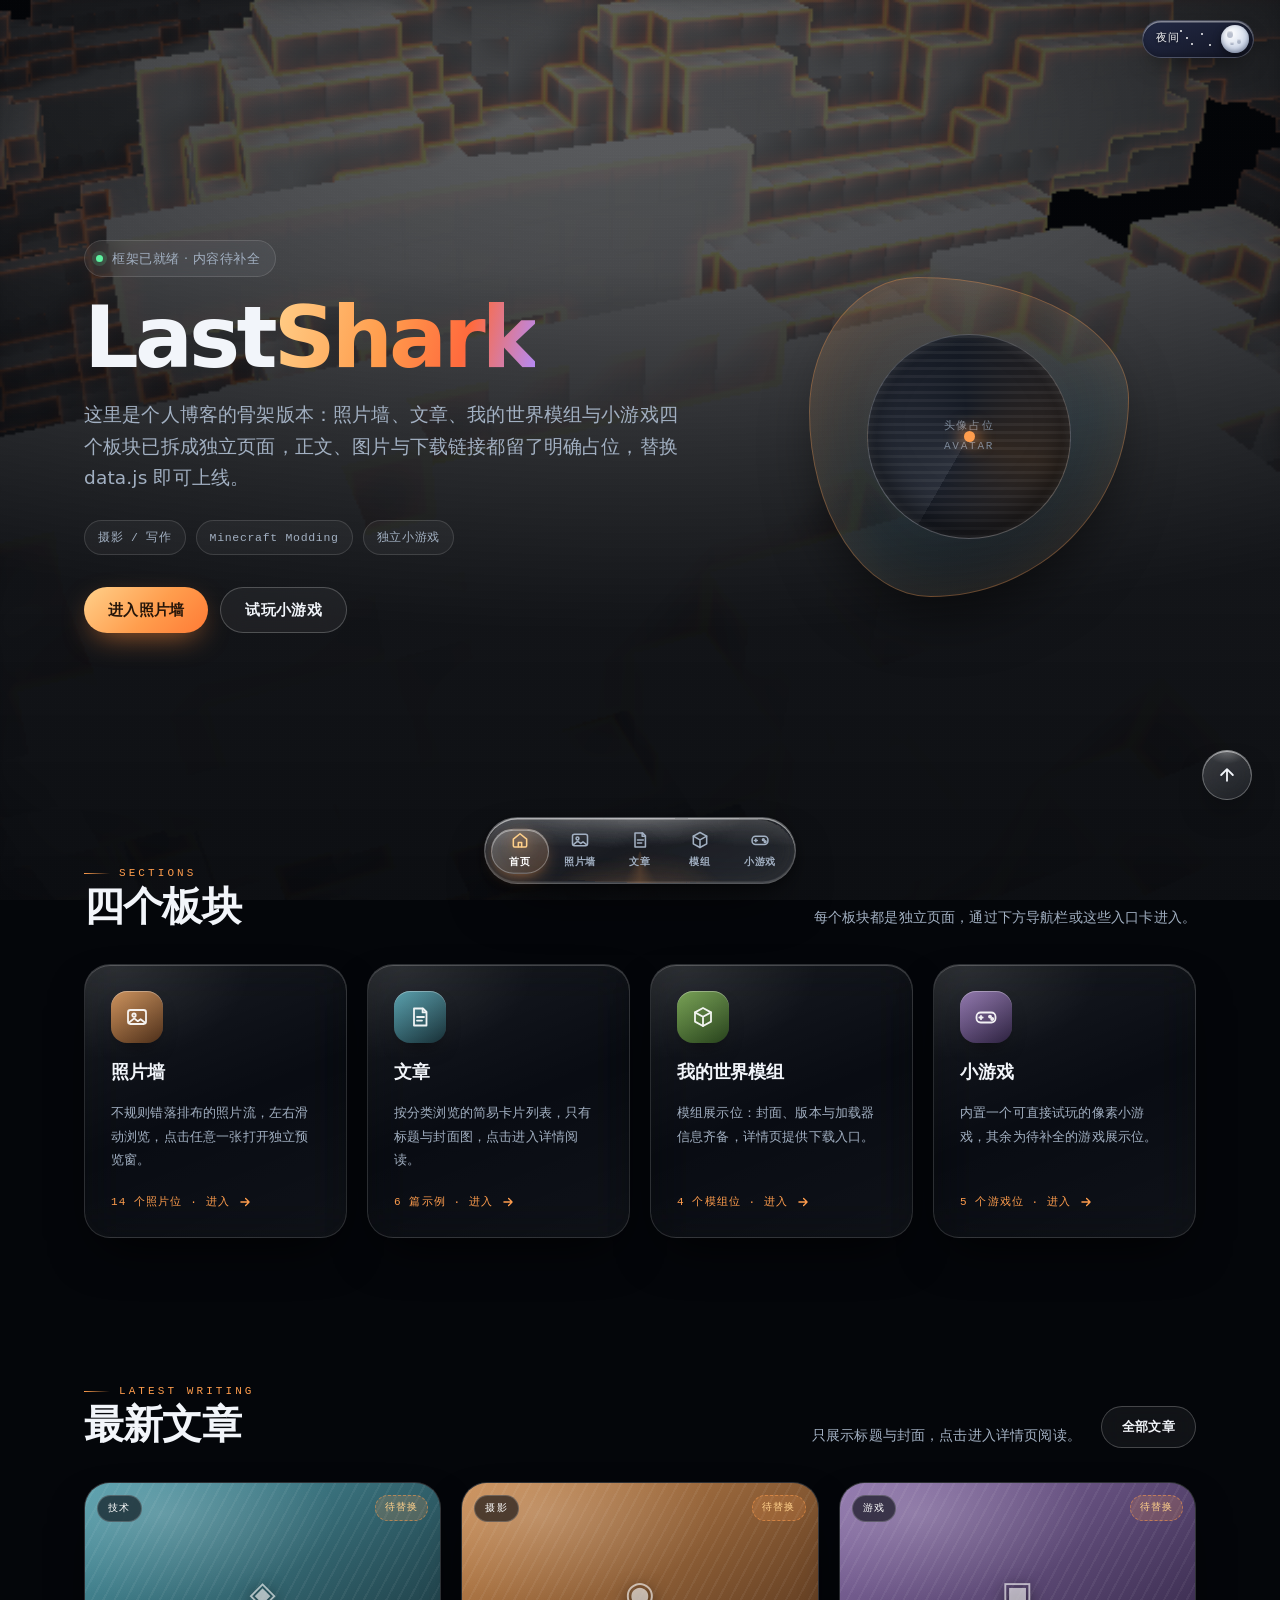
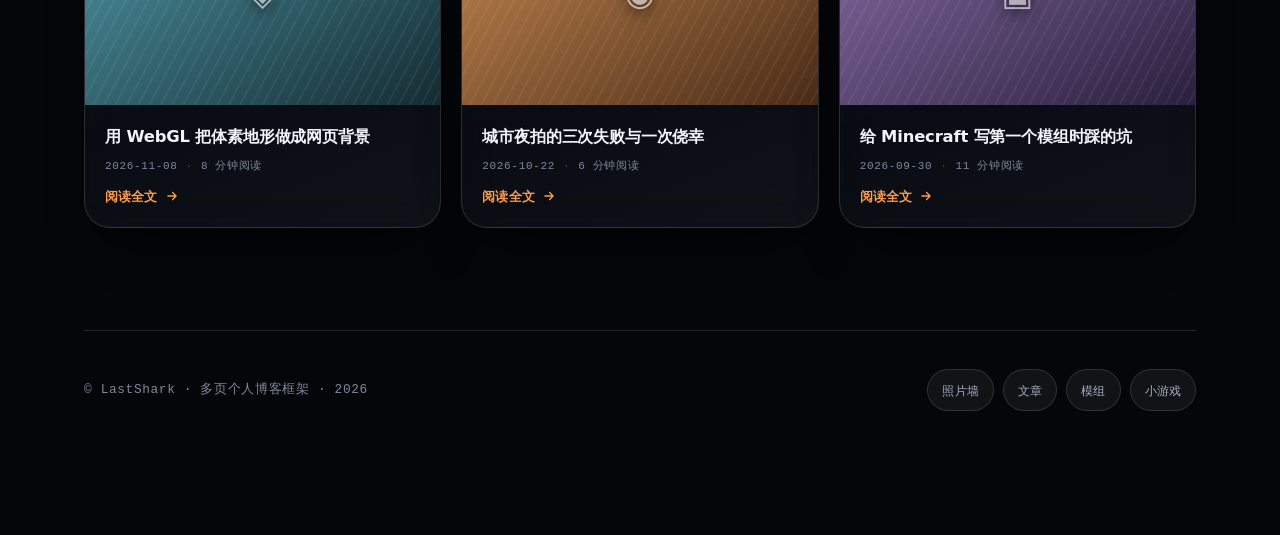
<file: index.html>
<!DOCTYPE html>
<html lang="zh-CN">
<head>
<meta charset="UTF-8">
<meta name="viewport" content="width=device-width, initial-scale=1">
<title>LastShark · 个人博客</title>
<meta name="description" content="LastShark 个人博客：照片墙、文章、我的世界模组与小游戏四个板块。">
<link rel="stylesheet" href="assets/css/style.css">
<script src="assets/js/theme.js"></script>
</head>
<body data-page="home">

<!-- SECTION: bg-markup -->
<canvas id="bg-canvas" aria-hidden="true"></canvas>
<div class="bg-fallback" aria-hidden="true"></div>
<div class="bg-veil" aria-hidden="true"></div>
<div class="bg-grain" aria-hidden="true"></div>

<svg width="0" height="0" style="position:absolute" aria-hidden="true">
  <filter id="liquidWarp">
    <feTurbulence type="fractalNoise" baseFrequency="0.012 0.026" numOctaves="2" seed="7" result="n"/>
    <feDisplacementMap in="SourceGraphic" in2="n" scale="16" xChannelSelector="R" yChannelSelector="G"/>
  </filter>
</svg>

<div class="shell">

  <!-- SECTION: hero -->
  <header class="hero" id="home">
    <div class="hero-inner">
      <div class="hero-text">
        <div class="hero-badge rv"><i class="hero-dot"></i><span id="hero-status">框架已就绪 · 内容待补全</span></div>
        <h1 class="rv rv-d1">Last<span class="glow">Shark</span></h1>
        <p class="hero-sub rv rv-d2" id="hero-desc">这里是个人博客的骨架版本。</p>
        <div class="hero-meta rv rv-d2" id="hero-chips"></div>
        <div class="hero-cta rv rv-d3">
          <button class="btn btn-primary" type="button" id="cta-photos">进入照片墙</button>
          <button class="btn btn-ghost" type="button" id="cta-games">试玩小游戏</button>
        </div>
      </div>
      <div class="avatar-plate rv rv-d2">
        <div class="avatar-ring"></div>
        <div class="avatar-core"><span>头像占位<br>AVATAR</span></div>
        <i class="avatar-orb"></i>
      </div>
    </div>
  </header>

  <main>
    <!-- SECTION: entries -->
    <section id="entries">
      <div class="sec-head rv">
        <div>
          <div class="sec-kicker">Sections</div>
          <h2 class="sec-title">四个板块</h2>
        </div>
        <p class="sec-note">每个板块都是独立页面，通过下方导航栏或这些入口卡进入。</p>
      </div>
      <div class="entry-grid" id="entry-grid"></div>
    </section>

    <!-- SECTION: latest -->
    <section id="latest">
      <div class="sec-head rv">
        <div>
          <div class="sec-kicker">Latest Writing</div>
          <h2 class="sec-title">最新文章</h2>
        </div>
        <p class="sec-note">只展示标题与封面，点击进入详情页阅读。</p>
        <a class="btn btn-ghost" href="articles.html" style="min-height:42px;padding:0 20px;font-size:13.4px">全部文章</a>
      </div>
      <div class="card-grid" id="latest-grid"></div>
    </section>
  </main>

  <!-- SECTION: footer -->
  <footer class="foot">
    <div class="foot-in">
      <p><span id="foot-text">© LastShark</span> · <span id="year">2026</span></p>
      <div class="foot-links">
        <a href="photos.html">照片墙</a>
        <a href="articles.html">文章</a>
        <a href="mods.html">模组</a>
        <a href="games.html">小游戏</a>
      </div>
    </div>
  </footer>
</div>

<!-- SECTION: nav-dock -->
<nav class="dock" id="dock" aria-label="主导航">
  <div class="dock-glass" aria-hidden="true"></div>
  <div class="dock-list" id="dock-list">
    <i class="dock-ind" id="dock-ind" aria-hidden="true"></i>
    <button class="nav-item" type="button" data-target="home" data-href="index.html">
      <svg viewBox="0 0 24 24"><path d="M4 11l8-6.5 8 6.5v8a1.5 1.5 0 01-1.5 1.5h-13A1.5 1.5 0 014 19z"/><path d="M10 20v-5h4v5"/></svg>
      <span>首页</span>
    </button>
    <button class="nav-item" type="button" data-target="photos" data-href="photos.html">
      <svg viewBox="0 0 24 24"><rect x="3" y="5" width="18" height="14" rx="2.4"/><circle cx="9" cy="10.2" r="1.7"/><path d="M4.4 17.2l4.8-3.8 3.6 2.8 2.8-2 3.9 3"/></svg>
      <span>照片墙</span>
    </button>
    <button class="nav-item" type="button" data-target="articles" data-href="articles.html">
      <svg viewBox="0 0 24 24"><path d="M6 3.5h9l3.5 3.5v13.5H6z"/><path d="M14.6 3.7V7.4h3.6"/><path d="M9 12h7M9 15.6h5"/></svg>
      <span>文章</span>
    </button>
    <button class="nav-item" type="button" data-target="mods" data-href="mods.html">
      <svg viewBox="0 0 24 24"><path d="M12 3l8 4.4v9.2L12 21l-8-4.4V7.4z"/><path d="M4 7.4l8 4.4 8-4.4M12 11.8V21"/></svg>
      <span>模组</span>
    </button>
    <button class="nav-item" type="button" data-target="games" data-href="games.html">
      <svg viewBox="0 0 24 24"><rect x="2.5" y="7.5" width="19" height="10" rx="4.2"/><path d="M7 10.8v3.4M5.3 12.5h3.4"/><circle cx="16" cy="11.6" r="1.05"/><circle cx="18.2" cy="14" r="1.05"/></svg>
      <span>小游戏</span>
    </button>
  </div>
</nav>

<!-- SECTION: back-to-top -->
<button class="to-top" type="button" id="to-top" aria-label="回到顶部" title="回到顶部">
  <svg viewBox="0 0 24 24"><path d="M12 19V5M5 12l7-7 7 7"/></svg>
</button>

<div class="toast" id="toast" role="status" aria-live="polite"></div>

<script src="assets/js/data.js"></script>
<script src="assets/js/nav.js"></script>
<script src="assets/js/home.js"></script>
<script src="assets/js/background.js"></script>
</body>
</html>
</file>
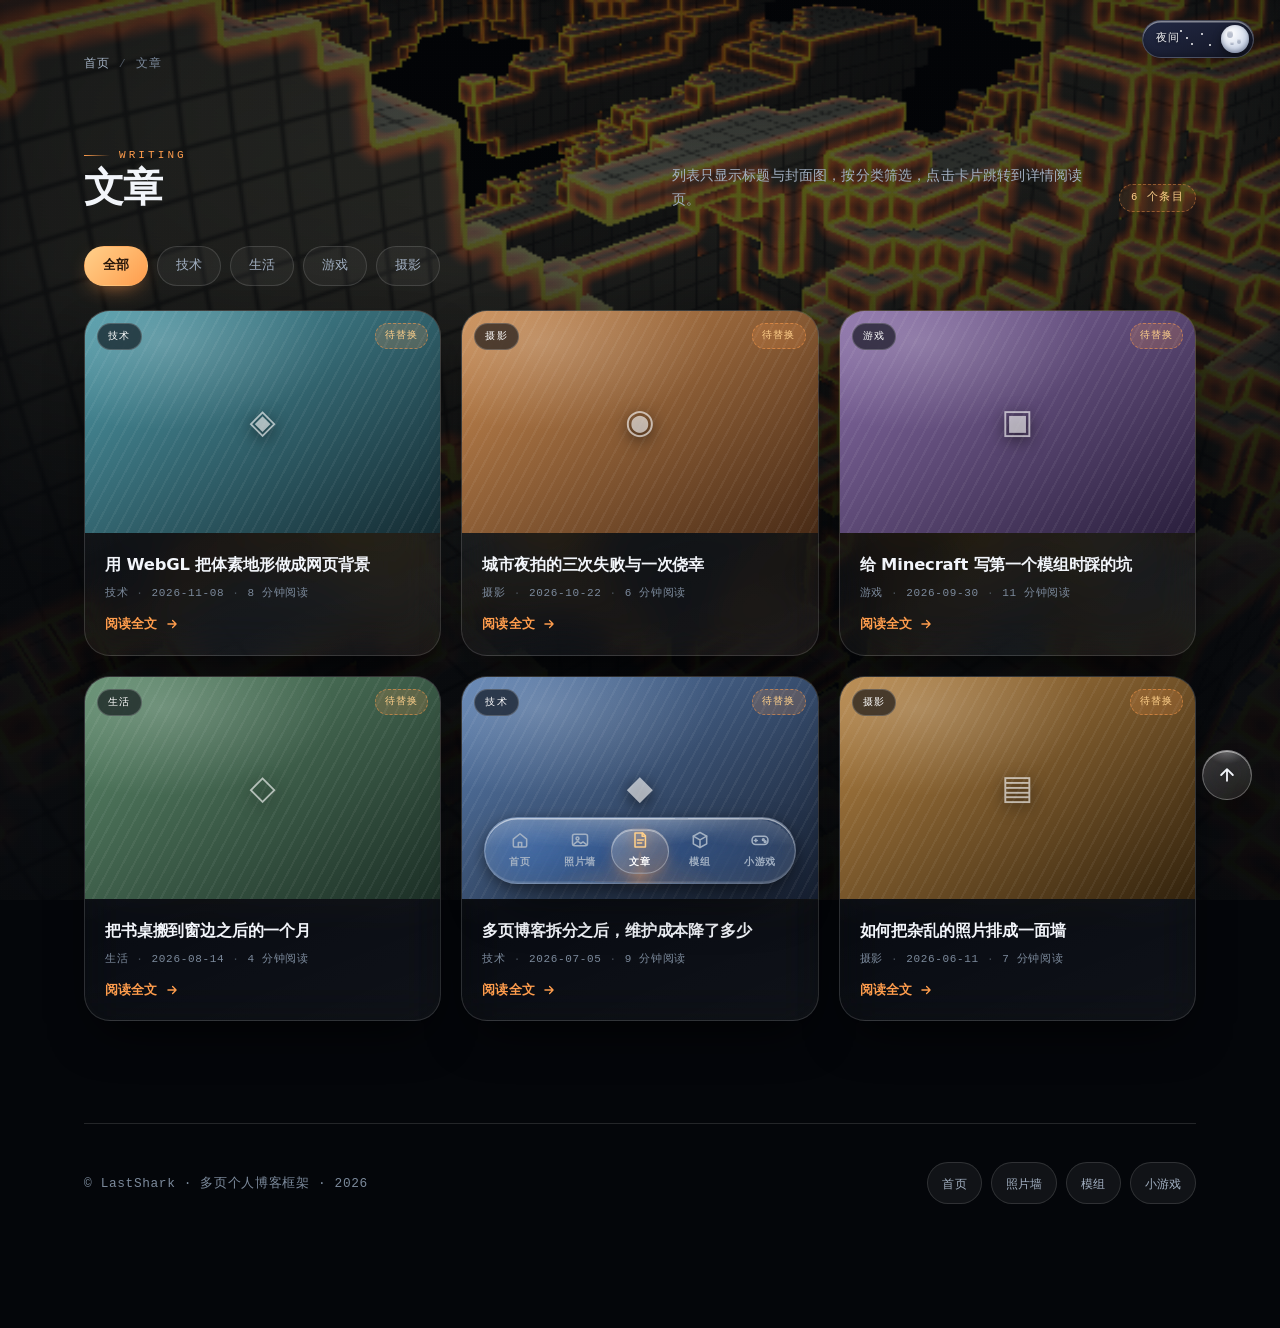
<file: articles.html>
<!DOCTYPE html>
<html lang="zh-CN">
<head>
<meta charset="UTF-8">
<meta name="viewport" content="width=device-width, initial-scale=1">
<title>文章 · LastShark</title>
<meta name="description" content="文章列表：简易标题与封面图，点击进入详情阅读。">
<link rel="stylesheet" href="assets/css/style.css">
<script src="assets/js/theme.js"></script>
</head>
<body data-page="articles" data-list="articles">

<!-- SECTION: bg-markup -->
<canvas id="bg-canvas" aria-hidden="true"></canvas>
<div class="bg-fallback" aria-hidden="true"></div>
<div class="bg-veil" aria-hidden="true"></div>
<div class="bg-grain" aria-hidden="true"></div>

<svg width="0" height="0" style="position:absolute" aria-hidden="true">
  <filter id="liquidWarp">
    <feTurbulence type="fractalNoise" baseFrequency="0.012 0.026" numOctaves="2" seed="7" result="n"/>
    <feDisplacementMap in="SourceGraphic" in2="n" scale="16" xChannelSelector="R" yChannelSelector="G"/>
  </filter>
</svg>

<div class="shell">

  <nav class="crumbs rv" aria-label="面包屑">
    <a href="index.html">首页</a><i>/</i><span id="crumb-title">文章</span>
  </nav>

  <main>
    <!-- SECTION: article-list -->
    <section id="articles">
      <div class="sec-head rv">
        <div>
          <div class="sec-kicker">Writing</div>
          <h2 class="sec-title">文章</h2>
        </div>
        <p class="sec-note">列表只显示标题与封面图，按分类筛选，点击卡片跳转到详情阅读页。</p>
        <span class="placeholder-flag" id="list-count">示例文章 · 待替换</span>
      </div>
      <div class="filter-row rv rv-d1" id="list-filters"></div>
      <div class="card-grid" id="list-grid"></div>
    </section>
  </main>

  <!-- SECTION: footer -->
  <footer class="foot">
    <div class="foot-in">
      <p><span id="foot-text">© LastShark</span> · <span id="year">2026</span></p>
      <div class="foot-links">
        <a href="index.html">首页</a>
        <a href="photos.html">照片墙</a>
        <a href="mods.html">模组</a>
        <a href="games.html">小游戏</a>
      </div>
    </div>
  </footer>
</div>

<!-- SECTION: nav-dock -->
<nav class="dock" id="dock" aria-label="主导航">
  <div class="dock-glass" aria-hidden="true"></div>
  <div class="dock-list" id="dock-list">
    <i class="dock-ind" id="dock-ind" aria-hidden="true"></i>
    <button class="nav-item" type="button" data-target="home" data-href="index.html">
      <svg viewBox="0 0 24 24"><path d="M4 11l8-6.5 8 6.5v8a1.5 1.5 0 01-1.5 1.5h-13A1.5 1.5 0 014 19z"/><path d="M10 20v-5h4v5"/></svg>
      <span>首页</span>
    </button>
    <button class="nav-item" type="button" data-target="photos" data-href="photos.html">
      <svg viewBox="0 0 24 24"><rect x="3" y="5" width="18" height="14" rx="2.4"/><circle cx="9" cy="10.2" r="1.7"/><path d="M4.4 17.2l4.8-3.8 3.6 2.8 2.8-2 3.9 3"/></svg>
      <span>照片墙</span>
    </button>
    <button class="nav-item" type="button" data-target="articles" data-href="articles.html">
      <svg viewBox="0 0 24 24"><path d="M6 3.5h9l3.5 3.5v13.5H6z"/><path d="M14.6 3.7V7.4h3.6"/><path d="M9 12h7M9 15.6h5"/></svg>
      <span>文章</span>
    </button>
    <button class="nav-item" type="button" data-target="mods" data-href="mods.html">
      <svg viewBox="0 0 24 24"><path d="M12 3l8 4.4v9.2L12 21l-8-4.4V7.4z"/><path d="M4 7.4l8 4.4 8-4.4M12 11.8V21"/></svg>
      <span>模组</span>
    </button>
    <button class="nav-item" type="button" data-target="games" data-href="games.html">
      <svg viewBox="0 0 24 24"><rect x="2.5" y="7.5" width="19" height="10" rx="4.2"/><path d="M7 10.8v3.4M5.3 12.5h3.4"/><circle cx="16" cy="11.6" r="1.05"/><circle cx="18.2" cy="14" r="1.05"/></svg>
      <span>小游戏</span>
    </button>
  </div>
</nav>

<!-- SECTION: back-to-top -->
<button class="to-top" type="button" id="to-top" aria-label="回到顶部" title="回到顶部">
  <svg viewBox="0 0 24 24"><path d="M12 19V5M5 12l7-7 7 7"/></svg>
</button>

<div class="toast" id="toast" role="status" aria-live="polite"></div>

<script src="assets/js/data.js"></script>
<script src="assets/js/nav.js"></script>
<script src="assets/js/list.js"></script>
<script src="assets/js/background.js"></script>
</body>
</html>
</file>
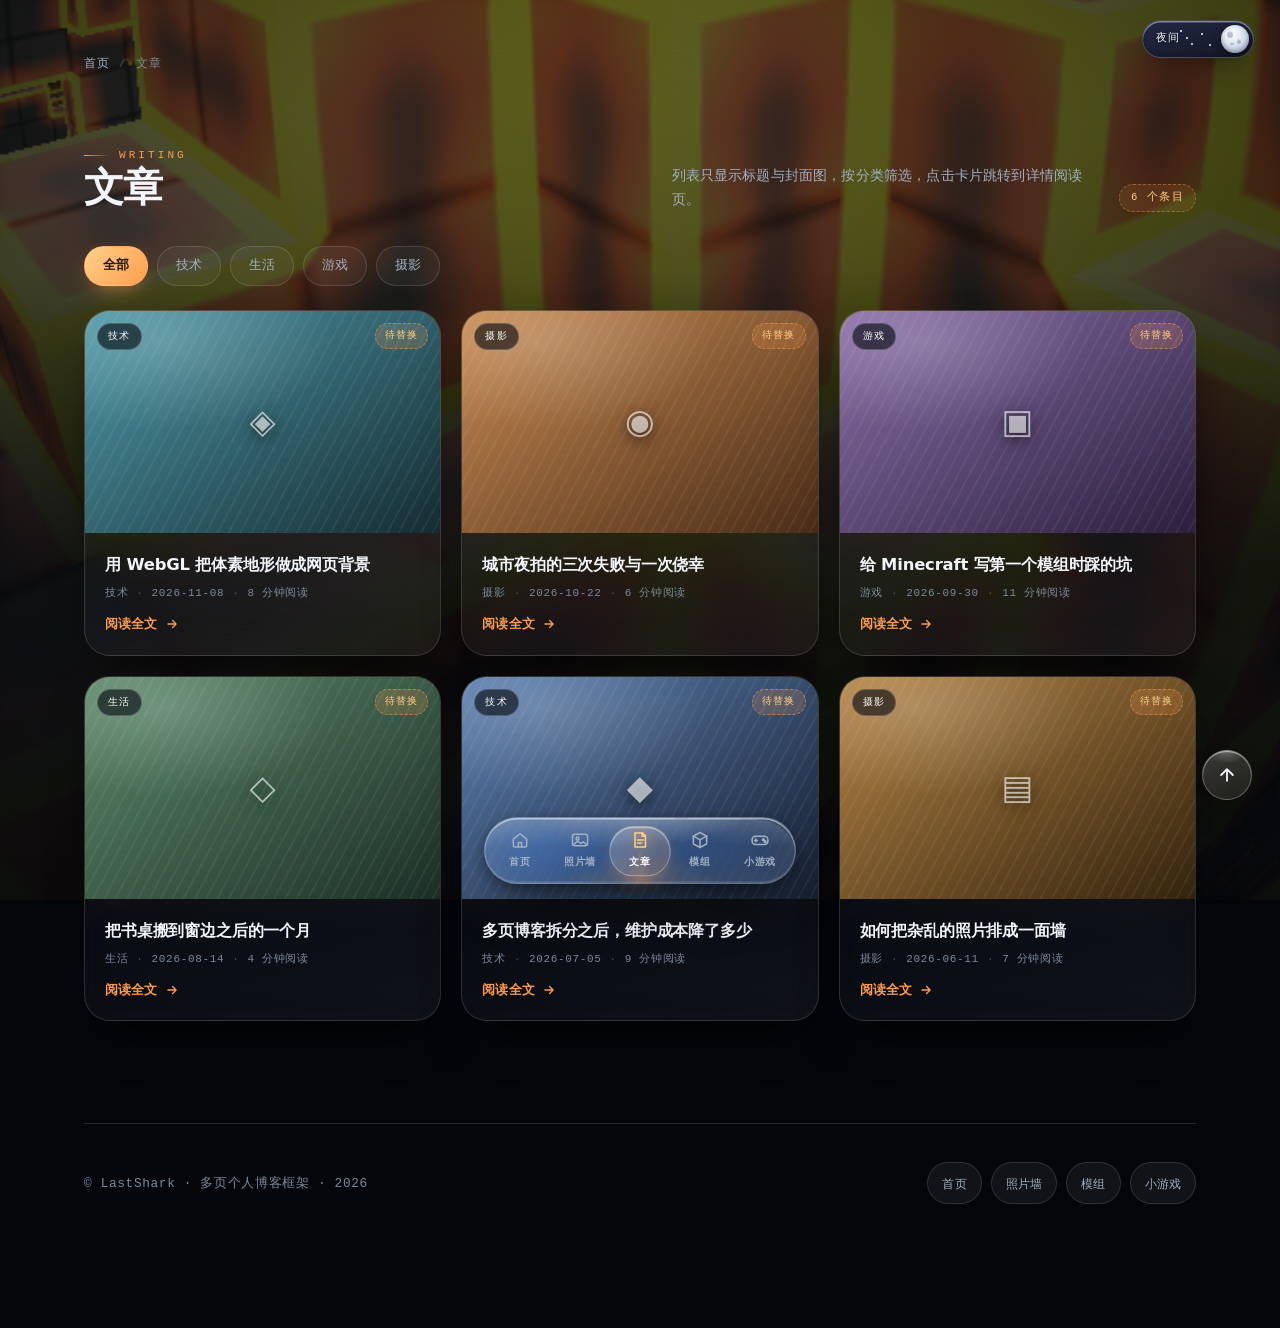
<file: detail.html>
<!DOCTYPE html>
<html lang="zh-CN">
<head>
<meta charset="UTF-8">
<meta name="viewport" content="width=device-width, initial-scale=1">
<title>详情 · LastShark</title>
<meta name="description" content="文章 / 模组 / 小游戏详情页。">
<link rel="stylesheet" href="assets/css/style.css">
<script src="assets/js/theme.js"></script>
</head>
<body data-page="detail">

<!-- SECTION: bg-markup -->
<canvas id="bg-canvas" aria-hidden="true"></canvas>
<div class="bg-fallback" aria-hidden="true"></div>
<div class="bg-veil" aria-hidden="true"></div>
<div class="bg-grain" aria-hidden="true"></div>

<svg width="0" height="0" style="position:absolute" aria-hidden="true">
  <filter id="liquidWarp">
    <feTurbulence type="fractalNoise" baseFrequency="0.012 0.026" numOctaves="2" seed="7" result="n"/>
    <feDisplacementMap in="SourceGraphic" in2="n" scale="16" xChannelSelector="R" yChannelSelector="G"/>
  </filter>
</svg>

<div class="shell">

  <nav class="crumbs rv" aria-label="面包屑">
    <a href="index.html">首页</a><i>/</i><span id="crumb-title">详情</span>
  </nav>

  <main>
    <!-- SECTION: detail -->
    <section id="detail">
      <div class="detail-wrap">
        <article class="detail-main gcard rv" id="detail-main">
          <div class="detail-hero" id="detail-hero"></div>
          <h1 class="detail-title" id="detail-title">标题占位</h1>
          <div class="detail-meta" id="detail-meta"></div>
          <div class="detail-body" id="detail-body"></div>
          <div class="detail-acts" id="detail-acts"></div>
        </article>

        <aside class="detail-side rv rv-d1">
          <div class="spec-list gcard" id="detail-specs"></div>
          <div class="spec-list gcard" id="detail-siblings"></div>
        </aside>
      </div>
    </section>
  </main>

  <!-- SECTION: footer -->
  <footer class="foot">
    <div class="foot-in">
      <p><span id="foot-text">© LastShark</span> · <span id="year">2026</span></p>
      <div class="foot-links">
        <a href="index.html">首页</a>
        <a href="photos.html">照片墙</a>
        <a href="articles.html">文章</a>
        <a href="mods.html">模组</a>
        <a href="games.html">小游戏</a>
      </div>
    </div>
  </footer>
</div>

<!-- SECTION: nav-dock -->
<nav class="dock" id="dock" aria-label="主导航">
  <div class="dock-glass" aria-hidden="true"></div>
  <div class="dock-list" id="dock-list">
    <i class="dock-ind" id="dock-ind" aria-hidden="true"></i>
    <button class="nav-item" type="button" data-target="home" data-href="index.html">
      <svg viewBox="0 0 24 24"><path d="M4 11l8-6.5 8 6.5v8a1.5 1.5 0 01-1.5 1.5h-13A1.5 1.5 0 014 19z"/><path d="M10 20v-5h4v5"/></svg>
      <span>首页</span>
    </button>
    <button class="nav-item" type="button" data-target="photos" data-href="photos.html">
      <svg viewBox="0 0 24 24"><rect x="3" y="5" width="18" height="14" rx="2.4"/><circle cx="9" cy="10.2" r="1.7"/><path d="M4.4 17.2l4.8-3.8 3.6 2.8 2.8-2 3.9 3"/></svg>
      <span>照片墙</span>
    </button>
    <button class="nav-item" type="button" data-target="articles" data-href="articles.html">
      <svg viewBox="0 0 24 24"><path d="M6 3.5h9l3.5 3.5v13.5H6z"/><path d="M14.6 3.7V7.4h3.6"/><path d="M9 12h7M9 15.6h5"/></svg>
      <span>文章</span>
    </button>
    <button class="nav-item" type="button" data-target="mods" data-href="mods.html">
      <svg viewBox="0 0 24 24"><path d="M12 3l8 4.4v9.2L12 21l-8-4.4V7.4z"/><path d="M4 7.4l8 4.4 8-4.4M12 11.8V21"/></svg>
      <span>模组</span>
    </button>
    <button class="nav-item" type="button" data-target="games" data-href="games.html">
      <svg viewBox="0 0 24 24"><rect x="2.5" y="7.5" width="19" height="10" rx="4.2"/><path d="M7 10.8v3.4M5.3 12.5h3.4"/><circle cx="16" cy="11.6" r="1.05"/><circle cx="18.2" cy="14" r="1.05"/></svg>
      <span>小游戏</span>
    </button>
  </div>
</nav>

<!-- SECTION: back-to-top -->
<button class="to-top" type="button" id="to-top" aria-label="回到顶部" title="回到顶部">
  <svg viewBox="0 0 24 24"><path d="M12 19V5M5 12l7-7 7 7"/></svg>
</button>

<div class="toast" id="toast" role="status" aria-live="polite"></div>

<script src="assets/js/data.js"></script>
<script src="assets/js/nav.js"></script>
<script src="assets/js/detail.js"></script>
<script src="assets/js/background.js"></script>
</body>
</html>
</file>
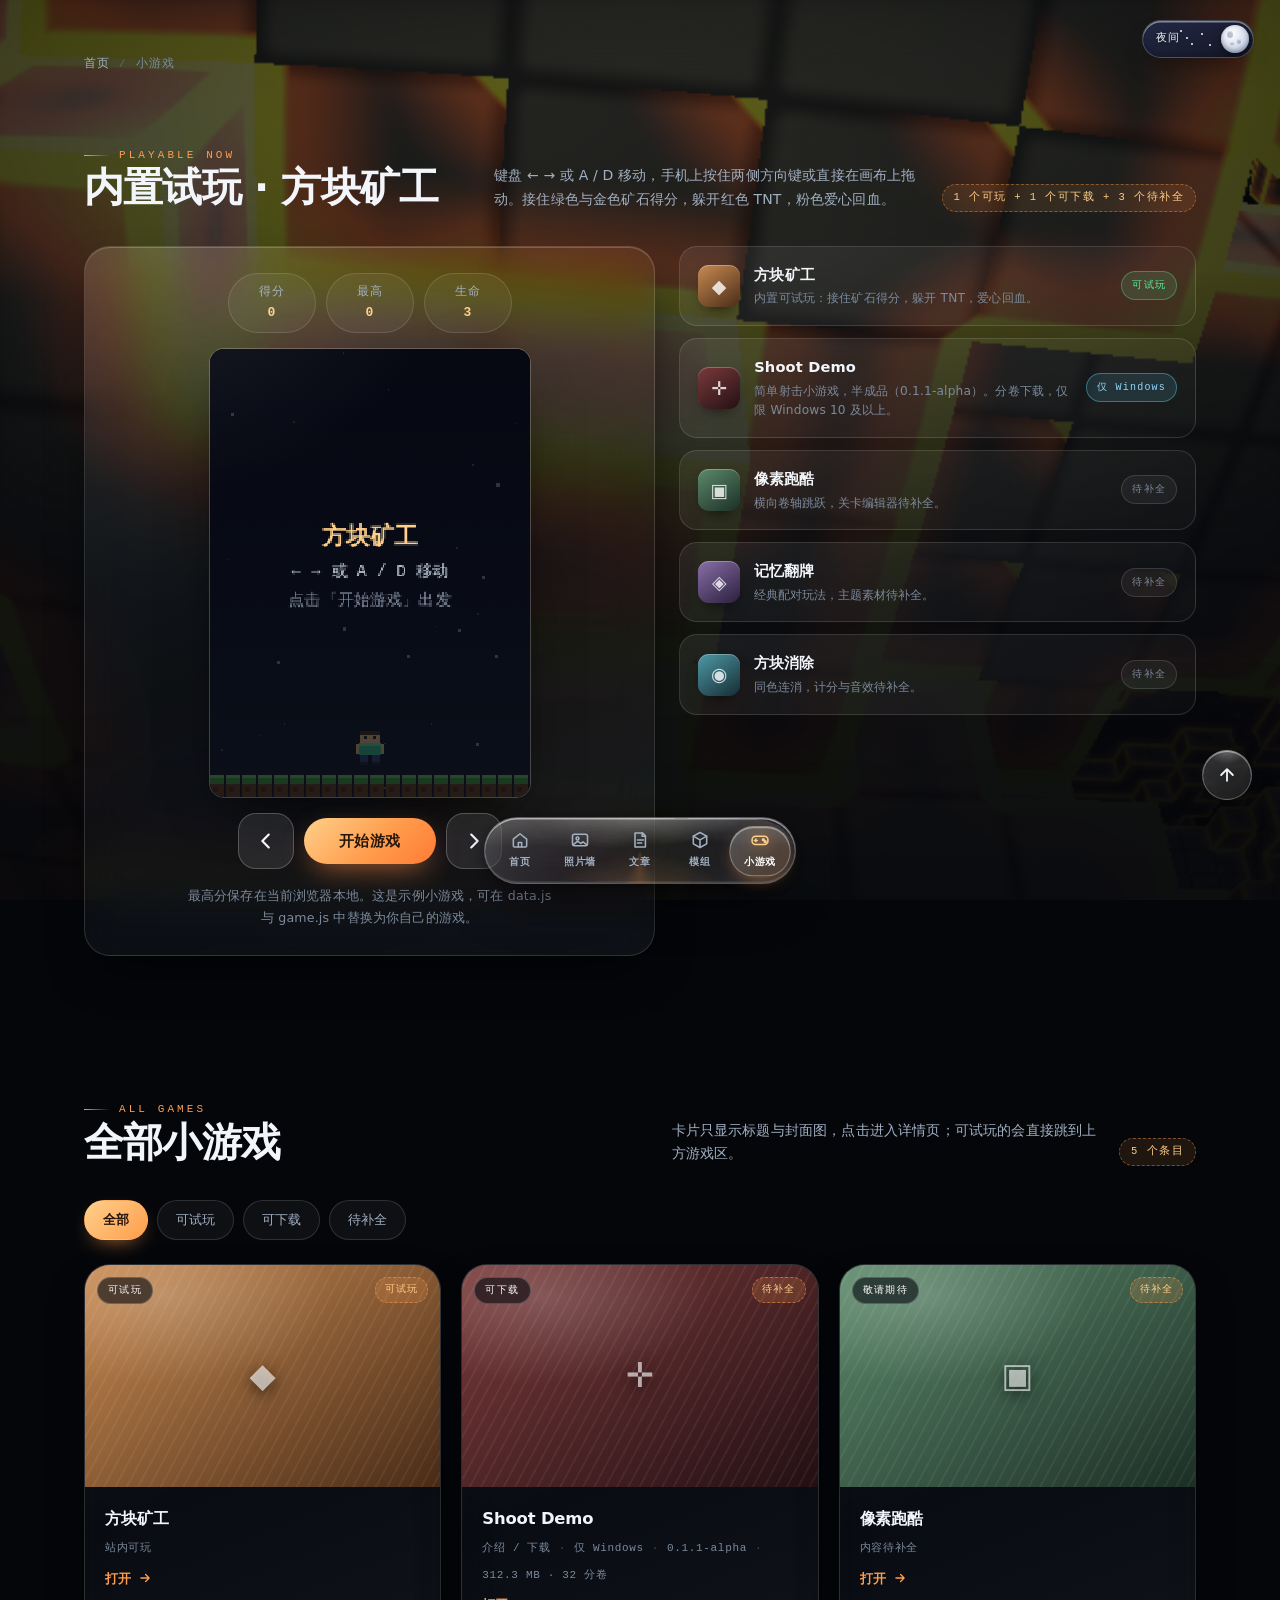
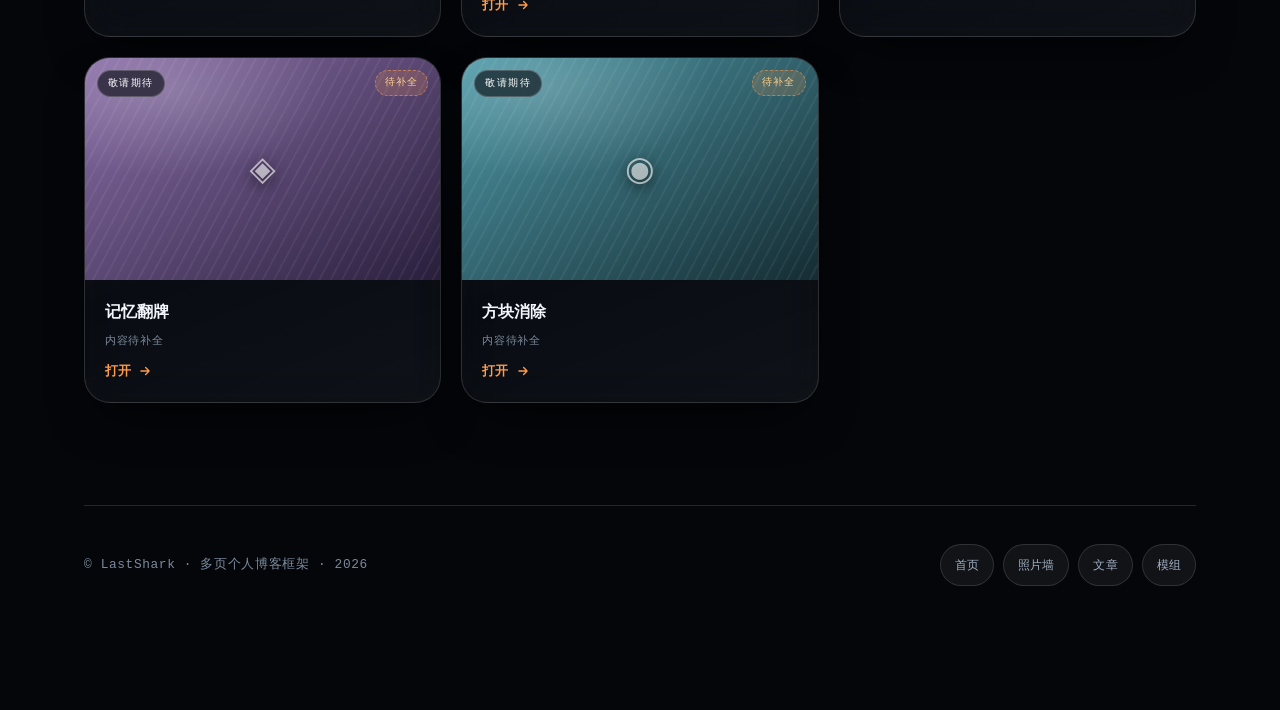
<file: games.html>
<!DOCTYPE html>
<html lang="zh-CN">
<head>
<meta charset="UTF-8">
<meta name="viewport" content="width=device-width, initial-scale=1">
<title>小游戏 · LastShark</title>
<meta name="description" content="小游戏板块：内置一个可直接试玩的像素小游戏，其余为待补全的游戏展示位。">
<link rel="stylesheet" href="assets/css/style.css">
<script src="assets/js/theme.js"></script>
</head>
<body data-page="games" data-list="games">

<!-- SECTION: bg-markup -->
<canvas id="bg-canvas" aria-hidden="true"></canvas>
<div class="bg-fallback" aria-hidden="true"></div>
<div class="bg-veil" aria-hidden="true"></div>
<div class="bg-grain" aria-hidden="true"></div>

<svg width="0" height="0" style="position:absolute" aria-hidden="true">
  <filter id="liquidWarp">
    <feTurbulence type="fractalNoise" baseFrequency="0.012 0.026" numOctaves="2" seed="7" result="n"/>
    <feDisplacementMap in="SourceGraphic" in2="n" scale="16" xChannelSelector="R" yChannelSelector="G"/>
  </filter>
</svg>

<div class="shell">

  <nav class="crumbs rv" aria-label="面包屑">
    <a href="index.html">首页</a><i>/</i><span id="crumb-title">小游戏</span>
  </nav>

  <main>
    <!-- SECTION: playable -->
    <section id="stage">
      <div class="sec-head rv">
        <div>
          <div class="sec-kicker">Playable Now</div>
          <h2 class="sec-title">内置试玩 · 方块矿工</h2>
        </div>
        <p class="sec-note">键盘 ← → 或 A / D 移动，手机上按住两侧方向键或直接在画布上拖动。接住绿色与金色矿石得分，躲开红色 TNT，粉色爱心回血。</p>
        <span class="placeholder-flag">1 个可玩 + 1 个可下载 + 3 个待补全</span>
      </div>
      <div class="game-wrap">
        <div class="game-stage gcard rv">
          <div class="game-hud">
            <div class="hud-item">得分<b id="hud-score">0</b></div>
            <div class="hud-item">最高<b id="hud-best">0</b></div>
            <div class="hud-item">生命<b id="hud-lives">3</b></div>
          </div>
          <canvas id="game-canvas" width="200" height="280" tabindex="0" aria-label="方块矿工游戏画布"></canvas>
          <div class="game-ctrl">
            <button class="pad-btn" type="button" id="pad-left" aria-label="向左移动">
              <svg viewBox="0 0 24 24"><path d="M15 5l-7 7 7 7"/></svg>
            </button>
            <button class="btn btn-primary" type="button" id="game-toggle" style="min-width:132px">开始游戏</button>
            <button class="pad-btn" type="button" id="pad-right" aria-label="向右移动">
              <svg viewBox="0 0 24 24"><path d="M9 5l7 7-7 7"/></svg>
            </button>
          </div>
          <p class="game-tip">最高分保存在当前浏览器本地。这是示例小游戏，可在 data.js 与 game.js 中替换为你自己的游戏。</p>
        </div>
        <div class="game-list rv rv-d1" id="game-list"></div>
      </div>
    </section>

    <!-- SECTION: game-cards -->
    <section id="games">
      <div class="sec-head rv">
        <div>
          <div class="sec-kicker">All Games</div>
          <h2 class="sec-title">全部小游戏</h2>
        </div>
        <p class="sec-note">卡片只显示标题与封面图，点击进入详情页；可试玩的会直接跳到上方游戏区。</p>
        <span class="placeholder-flag" id="list-count">游戏位待替换</span>
      </div>
      <div class="filter-row rv rv-d1" id="list-filters"></div>
      <div class="card-grid" id="list-grid"></div>
    </section>
  </main>

  <!-- SECTION: footer -->
  <footer class="foot">
    <div class="foot-in">
      <p><span id="foot-text">© LastShark</span> · <span id="year">2026</span></p>
      <div class="foot-links">
        <a href="index.html">首页</a>
        <a href="photos.html">照片墙</a>
        <a href="articles.html">文章</a>
        <a href="mods.html">模组</a>
      </div>
    </div>
  </footer>
</div>

<!-- SECTION: nav-dock -->
<nav class="dock" id="dock" aria-label="主导航">
  <div class="dock-glass" aria-hidden="true"></div>
  <div class="dock-list" id="dock-list">
    <i class="dock-ind" id="dock-ind" aria-hidden="true"></i>
    <button class="nav-item" type="button" data-target="home" data-href="index.html">
      <svg viewBox="0 0 24 24"><path d="M4 11l8-6.5 8 6.5v8a1.5 1.5 0 01-1.5 1.5h-13A1.5 1.5 0 014 19z"/><path d="M10 20v-5h4v5"/></svg>
      <span>首页</span>
    </button>
    <button class="nav-item" type="button" data-target="photos" data-href="photos.html">
      <svg viewBox="0 0 24 24"><rect x="3" y="5" width="18" height="14" rx="2.4"/><circle cx="9" cy="10.2" r="1.7"/><path d="M4.4 17.2l4.8-3.8 3.6 2.8 2.8-2 3.9 3"/></svg>
      <span>照片墙</span>
    </button>
    <button class="nav-item" type="button" data-target="articles" data-href="articles.html">
      <svg viewBox="0 0 24 24"><path d="M6 3.5h9l3.5 3.5v13.5H6z"/><path d="M14.6 3.7V7.4h3.6"/><path d="M9 12h7M9 15.6h5"/></svg>
      <span>文章</span>
    </button>
    <button class="nav-item" type="button" data-target="mods" data-href="mods.html">
      <svg viewBox="0 0 24 24"><path d="M12 3l8 4.4v9.2L12 21l-8-4.4V7.4z"/><path d="M4 7.4l8 4.4 8-4.4M12 11.8V21"/></svg>
      <span>模组</span>
    </button>
    <button class="nav-item" type="button" data-target="games" data-href="games.html">
      <svg viewBox="0 0 24 24"><rect x="2.5" y="7.5" width="19" height="10" rx="4.2"/><path d="M7 10.8v3.4M5.3 12.5h3.4"/><circle cx="16" cy="11.6" r="1.05"/><circle cx="18.2" cy="14" r="1.05"/></svg>
      <span>小游戏</span>
    </button>
  </div>
</nav>

<!-- SECTION: back-to-top -->
<button class="to-top" type="button" id="to-top" aria-label="回到顶部" title="回到顶部">
  <svg viewBox="0 0 24 24"><path d="M12 19V5M5 12l7-7 7 7"/></svg>
</button>

<div class="toast" id="toast" role="status" aria-live="polite"></div>

<script src="assets/js/data.js"></script>
<script src="assets/js/nav.js"></script>
<script src="assets/js/game.js"></script>
<script src="assets/js/list.js"></script>
<script src="assets/js/background.js"></script>
</body>
</html>
</file>
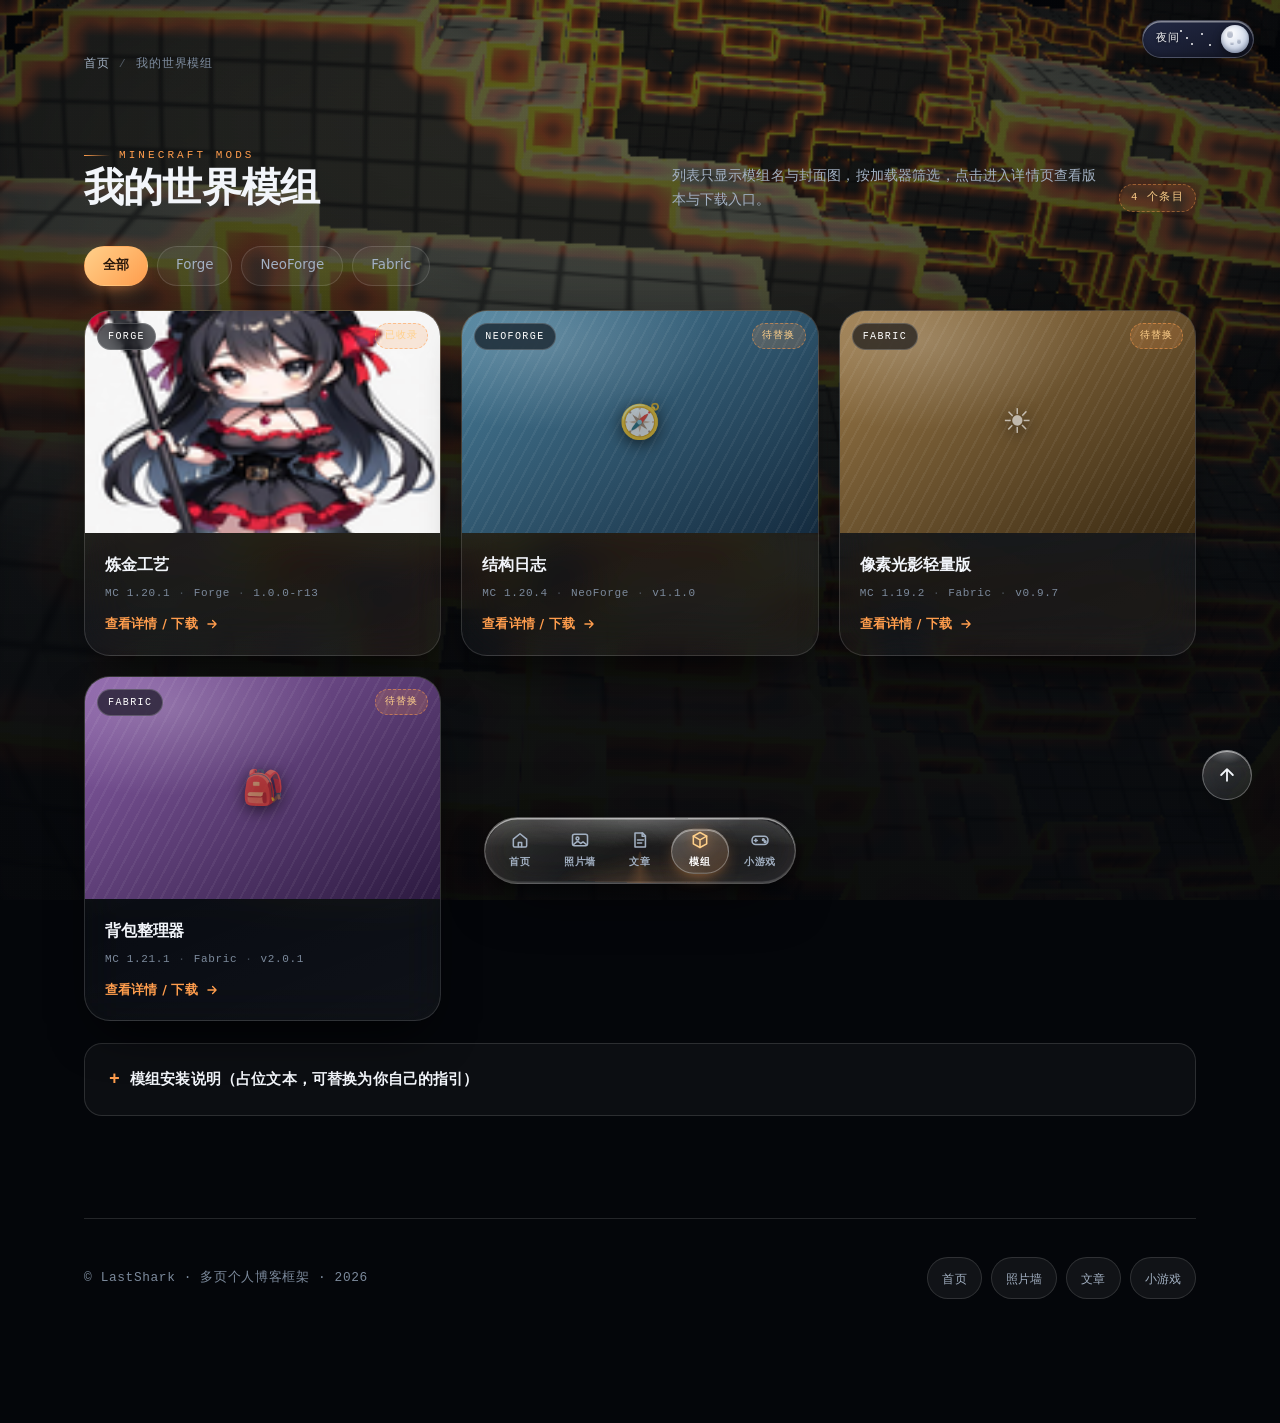
<file: mods.html>
<!DOCTYPE html>
<html lang="zh-CN">
<head>
<meta charset="UTF-8">
<meta name="viewport" content="width=device-width, initial-scale=1">
<title>我的世界模组 · LastShark</title>
<meta name="description" content="我的世界模组列表：标题与封面图，点击进入详情页查看版本与下载入口。">
<link rel="stylesheet" href="assets/css/style.css">
<script src="assets/js/theme.js"></script>
</head>
<body data-page="mods" data-list="mods">

<!-- SECTION: bg-markup -->
<canvas id="bg-canvas" aria-hidden="true"></canvas>
<div class="bg-fallback" aria-hidden="true"></div>
<div class="bg-veil" aria-hidden="true"></div>
<div class="bg-grain" aria-hidden="true"></div>

<svg width="0" height="0" style="position:absolute" aria-hidden="true">
  <filter id="liquidWarp">
    <feTurbulence type="fractalNoise" baseFrequency="0.012 0.026" numOctaves="2" seed="7" result="n"/>
    <feDisplacementMap in="SourceGraphic" in2="n" scale="16" xChannelSelector="R" yChannelSelector="G"/>
  </filter>
</svg>

<div class="shell">

  <nav class="crumbs rv" aria-label="面包屑">
    <a href="index.html">首页</a><i>/</i><span id="crumb-title">我的世界模组</span>
  </nav>

  <main>
    <!-- SECTION: mod-list -->
    <section id="mods">
      <div class="sec-head rv">
        <div>
          <div class="sec-kicker">Minecraft Mods</div>
          <h2 class="sec-title">我的世界模组</h2>
        </div>
        <p class="sec-note">列表只显示模组名与封面图，按加载器筛选，点击进入详情页查看版本与下载入口。</p>
        <span class="placeholder-flag" id="list-count">模组位待替换</span>
      </div>
      <div class="filter-row rv rv-d1" id="list-filters"></div>
      <div class="card-grid" id="list-grid"></div>

      <details class="install-note rv rv-d2">
        <summary>模组安装说明（占位文本，可替换为你自己的指引）</summary>
        <ol>
          <li>确认游戏版本与加载器类型（Forge / Fabric / NeoForge）与模组一致。</li>
          <li>下载对应版本的加载器并安装到官方启动器。</li>
          <li>把模组 .jar 文件放入游戏目录的 mods 文件夹。</li>
          <li>启动游戏，在模组列表中确认已加载；如遇崩溃请查看 logs 目录。</li>
        </ol>
      </details>
    </section>
  </main>

  <!-- SECTION: footer -->
  <footer class="foot">
    <div class="foot-in">
      <p><span id="foot-text">© LastShark</span> · <span id="year">2026</span></p>
      <div class="foot-links">
        <a href="index.html">首页</a>
        <a href="photos.html">照片墙</a>
        <a href="articles.html">文章</a>
        <a href="games.html">小游戏</a>
      </div>
    </div>
  </footer>
</div>

<!-- SECTION: nav-dock -->
<nav class="dock" id="dock" aria-label="主导航">
  <div class="dock-glass" aria-hidden="true"></div>
  <div class="dock-list" id="dock-list">
    <i class="dock-ind" id="dock-ind" aria-hidden="true"></i>
    <button class="nav-item" type="button" data-target="home" data-href="index.html">
      <svg viewBox="0 0 24 24"><path d="M4 11l8-6.5 8 6.5v8a1.5 1.5 0 01-1.5 1.5h-13A1.5 1.5 0 014 19z"/><path d="M10 20v-5h4v5"/></svg>
      <span>首页</span>
    </button>
    <button class="nav-item" type="button" data-target="photos" data-href="photos.html">
      <svg viewBox="0 0 24 24"><rect x="3" y="5" width="18" height="14" rx="2.4"/><circle cx="9" cy="10.2" r="1.7"/><path d="M4.4 17.2l4.8-3.8 3.6 2.8 2.8-2 3.9 3"/></svg>
      <span>照片墙</span>
    </button>
    <button class="nav-item" type="button" data-target="articles" data-href="articles.html">
      <svg viewBox="0 0 24 24"><path d="M6 3.5h9l3.5 3.5v13.5H6z"/><path d="M14.6 3.7V7.4h3.6"/><path d="M9 12h7M9 15.6h5"/></svg>
      <span>文章</span>
    </button>
    <button class="nav-item" type="button" data-target="mods" data-href="mods.html">
      <svg viewBox="0 0 24 24"><path d="M12 3l8 4.4v9.2L12 21l-8-4.4V7.4z"/><path d="M4 7.4l8 4.4 8-4.4M12 11.8V21"/></svg>
      <span>模组</span>
    </button>
    <button class="nav-item" type="button" data-target="games" data-href="games.html">
      <svg viewBox="0 0 24 24"><rect x="2.5" y="7.5" width="19" height="10" rx="4.2"/><path d="M7 10.8v3.4M5.3 12.5h3.4"/><circle cx="16" cy="11.6" r="1.05"/><circle cx="18.2" cy="14" r="1.05"/></svg>
      <span>小游戏</span>
    </button>
  </div>
</nav>

<!-- SECTION: back-to-top -->
<button class="to-top" type="button" id="to-top" aria-label="回到顶部" title="回到顶部">
  <svg viewBox="0 0 24 24"><path d="M12 19V5M5 12l7-7 7 7"/></svg>
</button>

<div class="toast" id="toast" role="status" aria-live="polite"></div>

<script src="assets/js/data.js"></script>
<script src="assets/js/nav.js"></script>
<script src="assets/js/list.js"></script>
<script src="assets/js/background.js"></script>
</body>
</html>
</file>
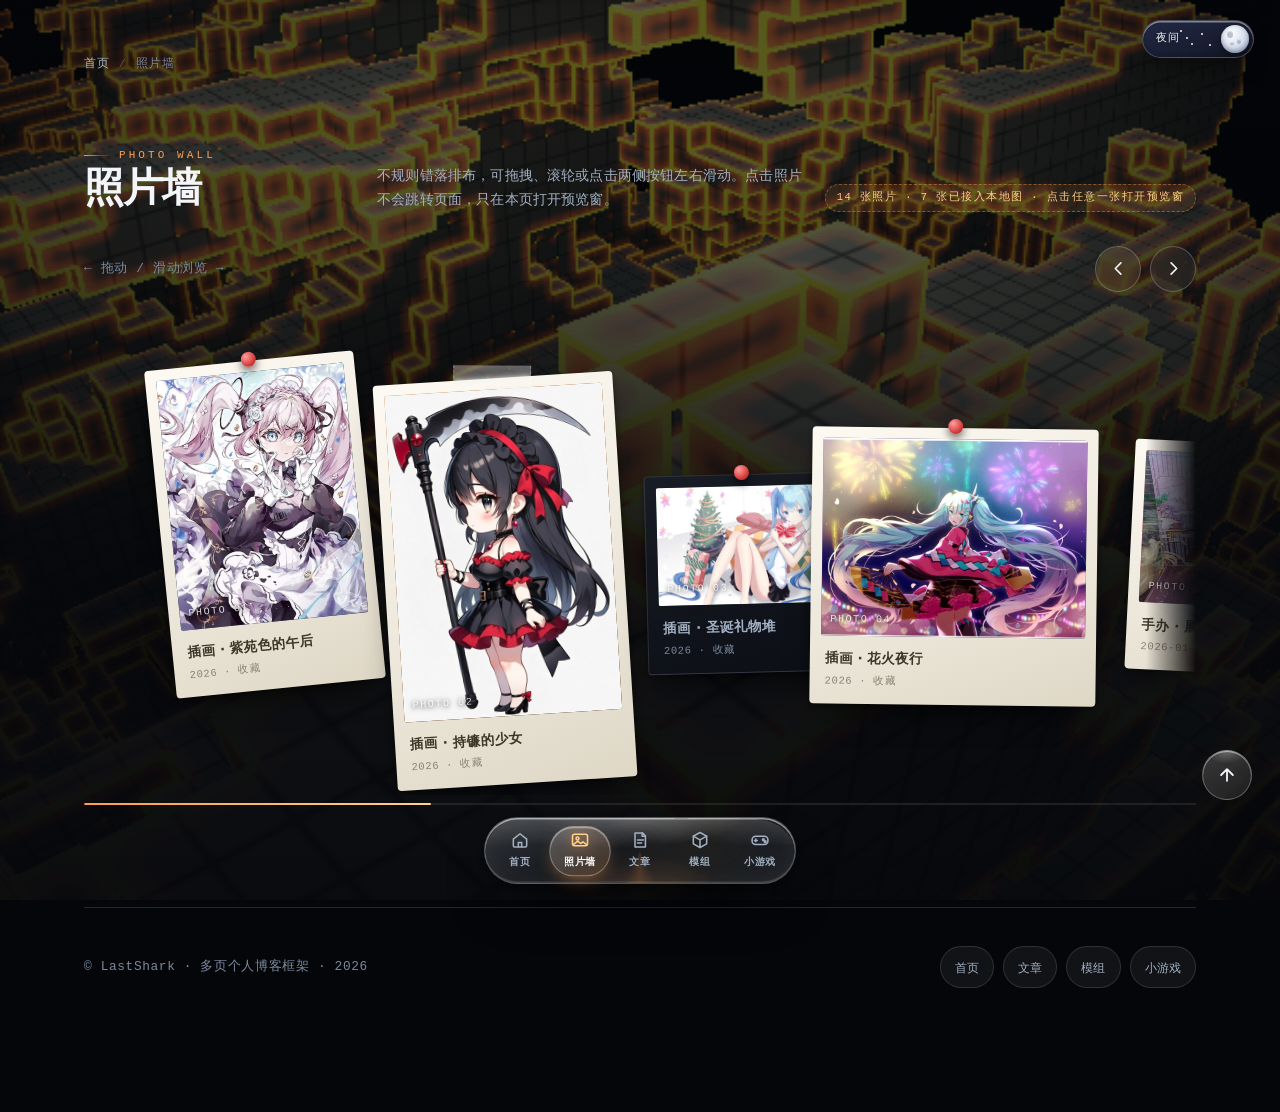
<file: photos.html>
<!DOCTYPE html>
<html lang="zh-CN">
<head>
<meta charset="UTF-8">
<meta name="viewport" content="width=device-width, initial-scale=1">
<title>照片墙 · LastShark</title>
<meta name="description" content="不规则错落排布的照片墙，左右滑动浏览，点击照片打开独立预览窗。">
<link rel="stylesheet" href="assets/css/style.css">
<script src="assets/js/theme.js"></script>
</head>
<body data-page="photos">

<!-- SECTION: bg-markup -->
<canvas id="bg-canvas" aria-hidden="true"></canvas>
<div class="bg-fallback" aria-hidden="true"></div>
<div class="bg-veil" aria-hidden="true"></div>
<div class="bg-grain" aria-hidden="true"></div>

<svg width="0" height="0" style="position:absolute" aria-hidden="true">
  <filter id="liquidWarp">
    <feTurbulence type="fractalNoise" baseFrequency="0.012 0.026" numOctaves="2" seed="7" result="n"/>
    <feDisplacementMap in="SourceGraphic" in2="n" scale="16" xChannelSelector="R" yChannelSelector="G"/>
  </filter>
</svg>

<div class="shell">

  <nav class="crumbs rv" aria-label="面包屑">
    <a href="index.html">首页</a><i>/</i><span id="crumb-title">照片墙</span>
  </nav>

  <main>
    <!-- SECTION: photo-wall -->
    <section id="photos">
      <div class="sec-head rv">
        <div>
          <div class="sec-kicker">Photo Wall</div>
          <h2 class="sec-title">照片墙</h2>
        </div>
        <p class="sec-note">不规则错落排布，可拖拽、滚轮或点击两侧按钮左右滑动。点击照片不会跳转页面，只在本页打开预览窗。</p>
        <span class="placeholder-flag" id="wall-count">照片位待替换</span>
      </div>

      <div class="wall-tools rv rv-d1">
        <span class="wall-hint">← 拖动 / 滑动浏览 →</span>
        <div class="wall-nav">
          <button class="round-btn" type="button" id="wall-prev" aria-label="向左滚动">
            <svg viewBox="0 0 24 24"><path d="M15 5l-7 7 7 7"/></svg>
          </button>
          <button class="round-btn" type="button" id="wall-next" aria-label="向右滚动">
            <svg viewBox="0 0 24 24"><path d="M9 5l7 7-7 7"/></svg>
          </button>
        </div>
      </div>

      <div class="wall-viewport rv rv-d1" id="wall-viewport" tabindex="0" role="group" aria-label="照片墙横向滚动区，可用左右方向键滚动">
        <div class="wall-track" id="wall-track"></div>
      </div>

      <div class="wall-progress rv rv-d2"><i id="wall-bar"></i></div>
    </section>
  </main>

  <!-- SECTION: footer -->
  <footer class="foot">
    <div class="foot-in">
      <p><span id="foot-text">© LastShark</span> · <span id="year">2026</span></p>
      <div class="foot-links">
        <a href="index.html">首页</a>
        <a href="articles.html">文章</a>
        <a href="mods.html">模组</a>
        <a href="games.html">小游戏</a>
      </div>
    </div>
  </footer>
</div>

<!-- SECTION: nav-dock -->
<nav class="dock" id="dock" aria-label="主导航">
  <div class="dock-glass" aria-hidden="true"></div>
  <div class="dock-list" id="dock-list">
    <i class="dock-ind" id="dock-ind" aria-hidden="true"></i>
    <button class="nav-item" type="button" data-target="home" data-href="index.html">
      <svg viewBox="0 0 24 24"><path d="M4 11l8-6.5 8 6.5v8a1.5 1.5 0 01-1.5 1.5h-13A1.5 1.5 0 014 19z"/><path d="M10 20v-5h4v5"/></svg>
      <span>首页</span>
    </button>
    <button class="nav-item" type="button" data-target="photos" data-href="photos.html">
      <svg viewBox="0 0 24 24"><rect x="3" y="5" width="18" height="14" rx="2.4"/><circle cx="9" cy="10.2" r="1.7"/><path d="M4.4 17.2l4.8-3.8 3.6 2.8 2.8-2 3.9 3"/></svg>
      <span>照片墙</span>
    </button>
    <button class="nav-item" type="button" data-target="articles" data-href="articles.html">
      <svg viewBox="0 0 24 24"><path d="M6 3.5h9l3.5 3.5v13.5H6z"/><path d="M14.6 3.7V7.4h3.6"/><path d="M9 12h7M9 15.6h5"/></svg>
      <span>文章</span>
    </button>
    <button class="nav-item" type="button" data-target="mods" data-href="mods.html">
      <svg viewBox="0 0 24 24"><path d="M12 3l8 4.4v9.2L12 21l-8-4.4V7.4z"/><path d="M4 7.4l8 4.4 8-4.4M12 11.8V21"/></svg>
      <span>模组</span>
    </button>
    <button class="nav-item" type="button" data-target="games" data-href="games.html">
      <svg viewBox="0 0 24 24"><rect x="2.5" y="7.5" width="19" height="10" rx="4.2"/><path d="M7 10.8v3.4M5.3 12.5h3.4"/><circle cx="16" cy="11.6" r="1.05"/><circle cx="18.2" cy="14" r="1.05"/></svg>
      <span>小游戏</span>
    </button>
  </div>
</nav>

<!-- SECTION: back-to-top -->
<button class="to-top" type="button" id="to-top" aria-label="回到顶部" title="回到顶部">
  <svg viewBox="0 0 24 24"><path d="M12 19V5M5 12l7-7 7 7"/></svg>
</button>

<!-- SECTION: lightbox -->
<div class="lb" id="lb" role="dialog" aria-modal="true" aria-label="照片预览窗">
  <button class="round-btn lb-close" type="button" id="lb-close" aria-label="关闭预览">
    <svg viewBox="0 0 24 24"><path d="M6 6l12 12M18 6L6 18"/></svg>
  </button>
  <button class="round-btn lb-nav prev" type="button" id="lb-prev" aria-label="上一张">
    <svg viewBox="0 0 24 24"><path d="M15 5l-7 7 7 7"/></svg>
  </button>
  <div class="lb-inner" id="lb-inner">
    <div class="lb-stage" id="lb-stage"></div>
    <div class="lb-cap" id="lb-cap"></div>
  </div>
  <button class="round-btn lb-nav next" type="button" id="lb-next" aria-label="下一张">
    <svg viewBox="0 0 24 24"><path d="M9 5l7 7-7 7"/></svg>
  </button>
  <div class="lb-count" id="lb-count">01 / 14</div>
</div>

<div class="toast" id="toast" role="status" aria-live="polite"></div>

<script src="assets/js/data.js"></script>
<script src="assets/js/nav.js"></script>
<script src="assets/js/lightbox.js"></script>
<script src="assets/js/photos.js"></script>
<script src="assets/js/background.js"></script>
</body>
</html>
</file>
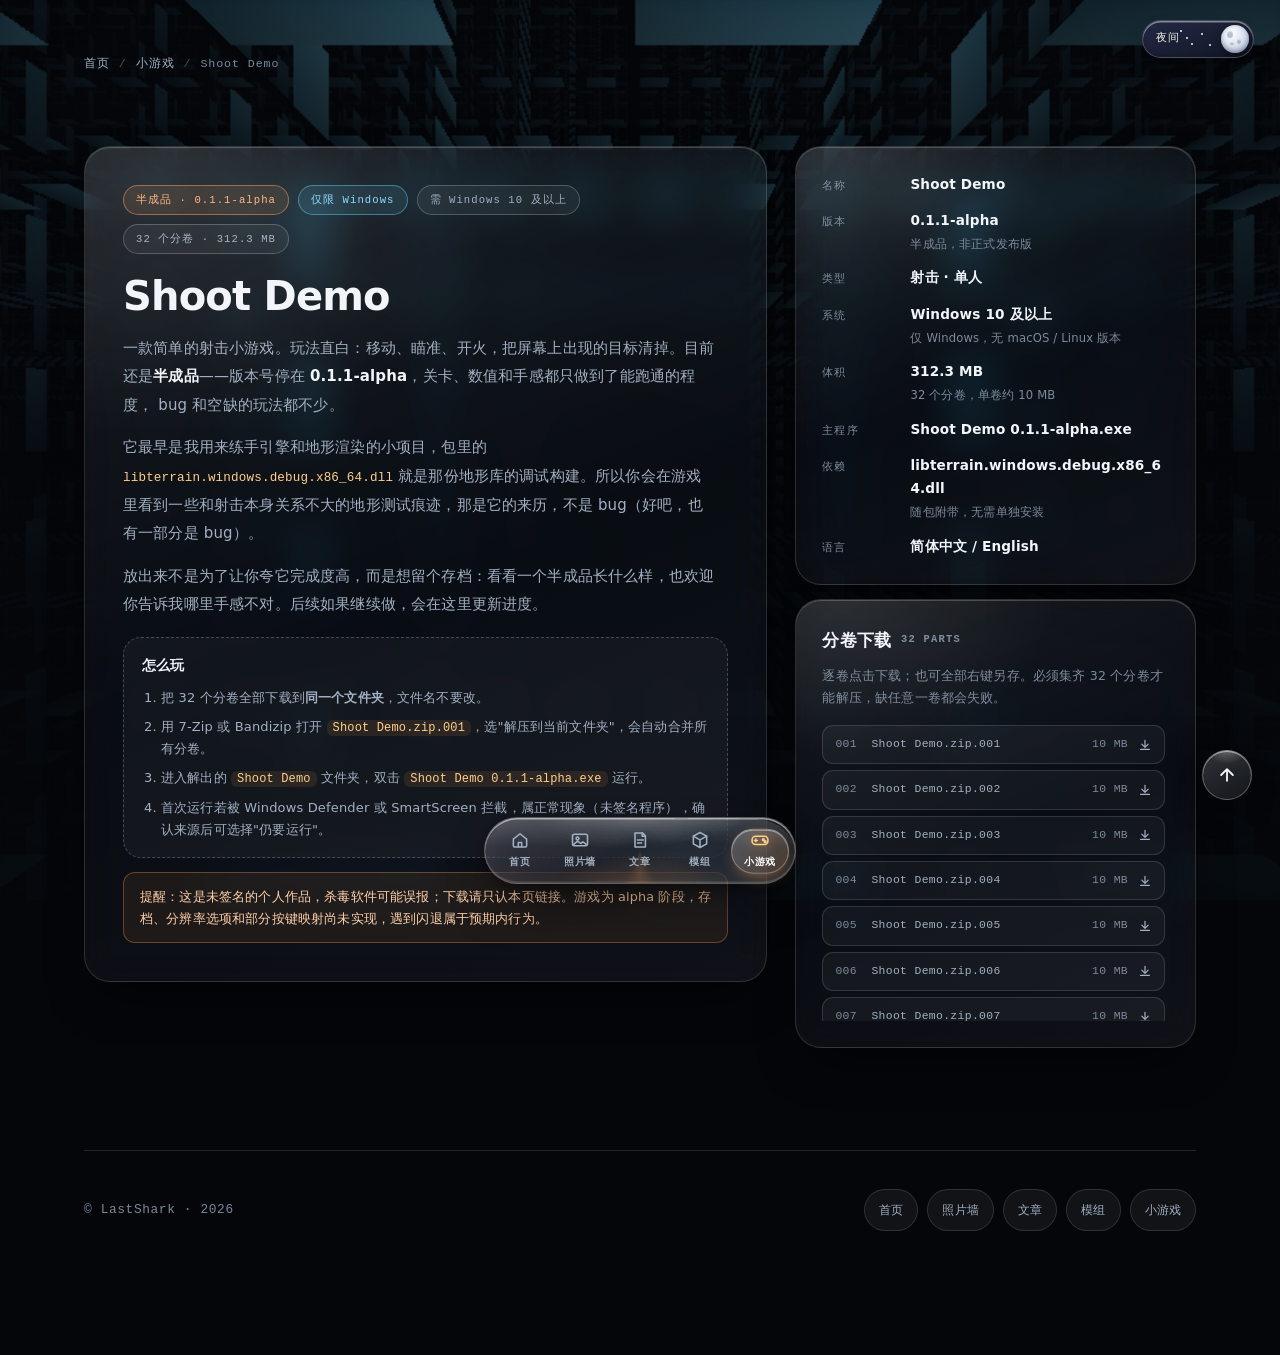
<file: shoot-demo.html>
<!DOCTYPE html>
<html lang="zh-CN">
<head>
<meta charset="UTF-8">
<meta name="viewport" content="width=device-width, initial-scale=1">
<title>Shoot Demo · 射击小游戏 · LastShark</title>
<meta name="description" content="一款简单的射击小游戏，目前是半成品（0.1.1-alpha）。分卷压缩包下载，仅限 Windows 10 及以上系统运行。">
<link rel="stylesheet" href="../assets/css/style.css">
<script src="../assets/js/theme.js"></script>
<style>
/* 本页专用：下载清单与规格区 */
.gd-hero{display:grid;grid-template-columns:minmax(0,1fr);gap:clamp(16px,3vw,28px);align-items:start}
@media (min-width:920px){.gd-hero{grid-template-columns:minmax(0,1.45fr) minmax(0,.85fr)}}
.gd-lead{padding:clamp(22px,3.6vw,38px)}
.gd-badge-row{display:flex;flex-wrap:wrap;gap:9px;margin-bottom:18px}
.gd-badge{
  font-family:var(--fm);font-size:10.6px;letter-spacing:.1em;padding:5px 12px;border-radius:999px;
  border:1px solid var(--stroke-2);color:var(--muted);background:rgba(255,255,255,.05);
}
.gd-badge.warn{color:#ffb27d;border-color:rgba(255,157,77,.5);background:rgba(255,157,77,.12)}
.gd-badge.os{color:#8fd8ff;border-color:rgba(95,216,255,.45);background:rgba(95,216,255,.1)}
.gd-lead h1{font-size:clamp(26px,4.4vw,40px);letter-spacing:-.02em;line-height:1.2;font-weight:800}
.gd-lead p{margin-top:14px;color:var(--muted);font-size:15px;line-height:1.9;max-width:62ch}
.gd-lead p b{color:var(--ink)}
.gd-specs{padding:clamp(18px,2.6vw,26px);display:grid;gap:13px;align-content:start}
.gd-row{display:flex;gap:12px;align-items:baseline;font-size:13.6px;min-width:0}
.gd-row dt{font-family:var(--fm);font-size:10.6px;letter-spacing:.1em;color:var(--dim);flex:0 0 auto;min-width:76px}
.gd-row dd{margin:0;color:var(--ink);font-weight:600;overflow-wrap:anywhere}
.gd-row dd small{display:block;font-weight:400;color:var(--dim);font-size:11.6px;margin-top:3px;line-height:1.6}
.gd-dl{padding:clamp(18px,2.6vw,26px)}
.gd-dl h2{font-size:17px;font-weight:750;display:flex;align-items:center;gap:10px;flex-wrap:wrap}
.gd-dl h2 em{font-style:normal;font-family:var(--fm);font-size:10.4px;letter-spacing:.12em;color:var(--dim)}
.gd-dl .hint{margin-top:10px;font-size:12.6px;color:var(--dim);line-height:1.75}
.gd-parts{margin-top:16px;display:grid;gap:6px;max-height:296px;overflow-y:auto;scrollbar-width:thin;padding-right:4px}
.gd-parts::-webkit-scrollbar{width:4px}
.gd-parts::-webkit-scrollbar-thumb{background:rgba(255,255,255,.16);border-radius:4px}
.gd-part{
  display:flex;align-items:center;gap:10px;padding:9px 12px;border-radius:11px;
  background:rgba(255,255,255,.045);border:1px solid var(--stroke);min-width:0;
  font-family:var(--fm);font-size:11.4px;letter-spacing:.03em;color:var(--muted);
  transition:background .2s,border-color .2s,transform .2s;
}
.gd-part:hover{background:rgba(95,216,255,.1);border-color:rgba(95,216,255,.4);color:var(--ink);transform:translateX(3px)}
.gd-part i{font-style:normal;flex:0 0 auto;width:26px;color:var(--dim)}
.gd-part span{flex:1 1 auto;overflow:hidden;text-overflow:ellipsis;white-space:nowrap}
.gd-part b{flex:0 0 auto;font-weight:500;color:var(--dim)}
.gd-part svg{width:14px;height:14px;flex:0 0 auto;stroke:currentColor;fill:none;stroke-width:2.1;stroke-linecap:round;stroke-linejoin:round}
.gd-steps{margin-top:18px;padding:16px 18px;border-radius:var(--r-md);background:rgba(255,255,255,.04);border:1px dashed var(--stroke-2)}
.gd-steps h3{font-size:13.6px;font-weight:700;margin-bottom:10px}
.gd-steps ol{margin:0;padding-left:19px;display:grid;gap:7px;color:var(--muted);font-size:13px;line-height:1.7}
.gd-steps code{font-family:var(--fm);font-size:12px;color:var(--amber-2);background:rgba(255,157,77,.1);padding:1px 6px;border-radius:6px}
.gd-warn{
  margin-top:14px;padding:13px 16px;border-radius:var(--r-sm);
  background:rgba(255,157,77,.08);border:1px solid rgba(255,157,77,.34);
  color:#ffd0a8;font-size:12.8px;line-height:1.7;
}
</style>
</head>
<body data-page="games">

<!-- SECTION: bg-markup -->
<canvas id="bg-canvas" aria-hidden="true"></canvas>
<div class="bg-fallback" aria-hidden="true"></div>
<div class="bg-veil" aria-hidden="true"></div>
<div class="bg-grain" aria-hidden="true"></div>

<svg width="0" height="0" style="position:absolute" aria-hidden="true">
  <filter id="liquidWarp">
    <feTurbulence type="fractalNoise" baseFrequency="0.012 0.026" numOctaves="2" seed="7" result="n"/>
    <feDisplacementMap in="SourceGraphic" in2="n" scale="16" xChannelSelector="R" yChannelSelector="G"/>
  </filter>
</svg>

<div class="shell">

  <nav class="crumbs rv" aria-label="面包屑">
    <a href="../index.html">首页</a><i>/</i><a href="../games.html">小游戏</a><i>/</i><span>Shoot Demo</span>
  </nav>

  <main>
    <section>
      <div class="gd-hero">

        <!-- SECTION: lead -->
        <article class="gd-lead gcard rv">
          <div class="gd-badge-row">
            <span class="gd-badge warn">半成品 · 0.1.1-alpha</span>
            <span class="gd-badge os">仅限 Windows</span>
            <span class="gd-badge">需 Windows 10 及以上</span>
            <span class="gd-badge">32 个分卷 · 312.3 MB</span>
          </div>
          <h1>Shoot Demo</h1>
          <p>一款简单的射击小游戏。玩法直白：移动、瞄准、开火，把屏幕上出现的目标清掉。目前还是<b>半成品</b>——版本号停在 <b>0.1.1-alpha</b>，关卡、数值和手感都只做到了能跑通的程度， bug 和空缺的玩法都不少。</p>
          <p>它最早是我用来练手引擎和地形渲染的小项目，包里的 <code style="font-family:var(--fm);font-size:12.6px;color:var(--amber-2)">libterrain.windows.debug.x86_64.dll</code> 就是那份地形库的调试构建。所以你会在游戏里看到一些和射击本身关系不大的地形测试痕迹，那是它的来历，不是 bug（好吧，也有一部分是 bug）。</p>
          <p>放出来不是为了让你夸它完成度高，而是想留个存档：看看一个半成品长什么样，也欢迎你告诉我哪里手感不对。后续如果继续做，会在这里更新进度。</p>

          <div class="gd-steps">
            <h3>怎么玩</h3>
            <ol>
              <li>把 32 个分卷全部下载到<b>同一个文件夹</b>，文件名不要改。</li>
              <li>用 7-Zip 或 Bandizip 打开 <code>Shoot Demo.zip.001</code>，选"解压到当前文件夹"，会自动合并所有分卷。</li>
              <li>进入解出的 <code>Shoot Demo</code> 文件夹，双击 <code>Shoot Demo 0.1.1-alpha.exe</code> 运行。</li>
              <li>首次运行若被 Windows Defender 或 SmartScreen 拦截，属正常现象（未签名程序），确认来源后可选择"仍要运行"。</li>
            </ol>
          </div>

          <div class="gd-warn">
            提醒：这是未签名的个人作品，杀毒软件可能误报；下载请只认本页链接。游戏为 alpha 阶段，存档、分辨率选项和部分按键映射尚未实现，遇到闪退属于预期内行为。
          </div>
        </article>

        <!-- SECTION: specs + downloads -->
        <aside style="display:grid;gap:14px;align-content:start">
          <div class="gd-specs gcard rv rv-d1">
            <div class="gd-row"><dt>名称</dt><dd>Shoot Demo</dd></div>
            <div class="gd-row"><dt>版本</dt><dd>0.1.1-alpha<small>半成品，非正式发布版</small></dd></div>
            <div class="gd-row"><dt>类型</dt><dd>射击 · 单人</dd></div>
            <div class="gd-row"><dt>系统</dt><dd>Windows 10 及以上<small>仅 Windows，无 macOS / Linux 版本</small></dd></div>
            <div class="gd-row"><dt>体积</dt><dd>312.3 MB<small>32 个分卷，单卷约 10 MB</small></dd></div>
            <div class="gd-row"><dt>主程序</dt><dd>Shoot Demo 0.1.1-alpha.exe</dd></div>
            <div class="gd-row"><dt>依赖</dt><dd>libterrain.windows.debug.x86_64.dll<small>随包附带，无需单独安装</small></dd></div>
            <div class="gd-row"><dt>语言</dt><dd>简体中文 / English</dd></div>
          </div>

          <div class="gd-dl gcard rv rv-d2">
            <h2>分卷下载 <em>32 PARTS</em></h2>
            <p class="hint">逐卷点击下载；也可全部右键另存。必须集齐 32 个分卷才能解压，缺任意一卷都会失败。</p>
            <div class="gd-parts" id="gd-parts"></div>
          </div>
        </aside>

      </div>
    </section>
  </main>

  <!-- SECTION: footer -->
  <footer class="foot">
    <div class="foot-in">
      <p>© LastShark · <span class="year">2026</span></p>
      <div class="foot-links">
        <a href="../index.html">首页</a>
        <a href="../photos.html">照片墙</a>
        <a href="../articles.html">文章</a>
        <a href="../mods.html">模组</a>
        <a href="../games.html">小游戏</a>
      </div>
    </div>
  </footer>
</div>

<!-- SECTION: nav-dock -->
<nav class="dock" id="dock" aria-label="主导航">
  <div class="dock-glass" aria-hidden="true"></div>
  <div class="dock-list" id="dock-list">
    <i class="dock-ind" id="dock-ind" aria-hidden="true"></i>
    <button class="nav-item" type="button" data-target="home" data-href="../index.html">
      <svg viewBox="0 0 24 24"><path d="M4 11l8-6.5 8 6.5v8a1.5 1.5 0 01-1.5 1.5h-13A1.5 1.5 0 014 19z"/><path d="M10 20v-5h4v5"/></svg>
      <span>首页</span>
    </button>
    <button class="nav-item" type="button" data-target="photos" data-href="../photos.html">
      <svg viewBox="0 0 24 24"><rect x="3" y="5" width="18" height="14" rx="2.4"/><circle cx="9" cy="10.2" r="1.7"/><path d="M4.4 17.2l4.8-3.8 3.6 2.8 2.8-2 3.9 3"/></svg>
      <span>照片墙</span>
    </button>
    <button class="nav-item" type="button" data-target="articles" data-href="../articles.html">
      <svg viewBox="0 0 24 24"><path d="M6 3.5h9l3.5 3.5v13.5H6z"/><path d="M14.6 3.7V7.4h3.6"/><path d="M9 12h7M9 15.6h5"/></svg>
      <span>文章</span>
    </button>
    <button class="nav-item" type="button" data-target="mods" data-href="../mods.html">
      <svg viewBox="0 0 24 24"><path d="M12 3l8 4.4v9.2L12 21l-8-4.4V7.4z"/><path d="M4 7.4l8 4.4 8-4.4M12 11.8V21"/></svg>
      <span>模组</span>
    </button>
    <button class="nav-item" type="button" data-target="games" data-href="../games.html">
      <svg viewBox="0 0 24 24"><rect x="2.5" y="7.5" width="19" height="10" rx="4.2"/><path d="M7 10.8v3.4M5.3 12.5h3.4"/><circle cx="16" cy="11.6" r="1.05"/><circle cx="18.2" cy="14" r="1.05"/></svg>
      <span>小游戏</span>
    </button>
  </div>
</nav>

<!-- SECTION: back-to-top -->
<button class="to-top" type="button" id="to-top" aria-label="回到顶部" title="回到顶部">
  <svg viewBox="0 0 24 24"><path d="M12 19V5M5 12l7-7 7 7"/></svg>
</button>

<div class="toast" id="toast" role="status" aria-live="polite"></div>

<script>
/* 分卷清单：文件名与体积来自磁盘实测，路径指向 assets/games/ShootDemo/ */
(function () {
  'use strict';
  var SIZES = [10,10,10,10,10,10,10,10,10,10,10,10,10,10,10,10,10,10,10,10,10,10,10,10,10,10,10,10,10,10,10,2.31];
  var box = document.getElementById('gd-parts');
  if (!box) return;
  var ARROW = '<svg viewBox="0 0 24 24"><path d="M12 4v11M6.5 10.5L12 16l5.5-5.5M4.5 19.5h15"/></svg>';
  for (var i = 1; i <= 32; i++) {
    var nn = i < 10 ? '00' + i : (i < 100 ? '0' + i : String(i));
    var fname = 'Shoot Demo.zip.' + nn;
    var a = document.createElement('a');
    a.className = 'gd-part';
    a.setAttribute('href', '../assets/games/ShootDemo/' + encodeURIComponent(fname));
    a.setAttribute('download', fname);
    a.setAttribute('title', '下载 ' + fname + '（' + SIZES[i-1] + ' MB）');
    var idx = document.createElement('i');
    idx.textContent = nn;
    var nm = document.createElement('span');
    nm.textContent = fname;
    var sz = document.createElement('b');
    sz.textContent = SIZES[i-1] + ' MB';
    a.appendChild(idx); a.appendChild(nm); a.appendChild(sz);
    var w = document.createElement('span');
    w.innerHTML = ARROW;
    a.appendChild(w.firstChild);
    box.appendChild(a);
  }
})();
</script>
<script src="../assets/js/nav.js"></script>
<script src="../assets/js/background-plaid.js"></script>
</body>
</html>
</file>
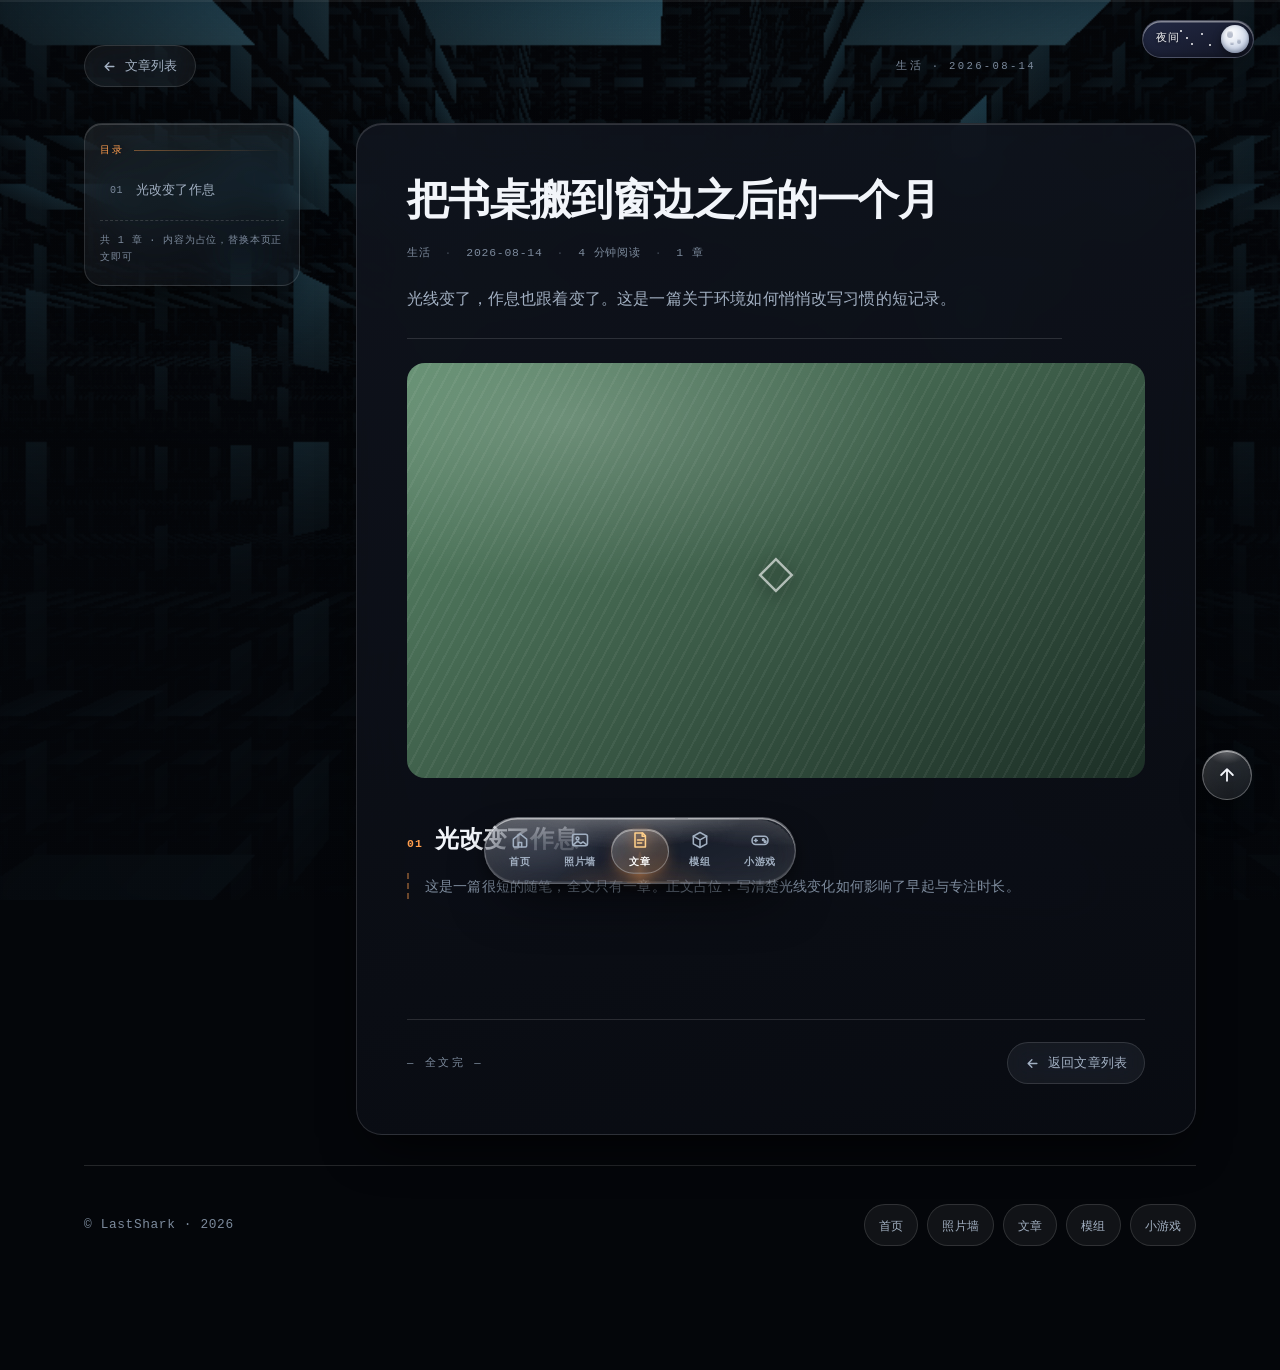
<file: articles/desk-by-window.html>
<!DOCTYPE html>
<html lang="zh-CN">
<head>
<meta charset="UTF-8">
<meta name="viewport" content="width=device-width, initial-scale=1">
<title>把书桌搬到窗边之后的一个月 · LastShark</title>
<meta name="description" content="光线变了，作息也跟着变了。这是一篇关于环境如何悄悄改写习惯的短记录。">
<link rel="stylesheet" href="../assets/css/style.css">
<script src="../assets/js/theme.js"></script>
</head>
<body data-page="articles">

<!-- SECTION: bg-markup -->
<canvas id="bg-canvas" aria-hidden="true"></canvas>
<div class="bg-fallback" aria-hidden="true"></div>
<div class="bg-veil" aria-hidden="true"></div>
<div class="bg-grain" aria-hidden="true"></div>

<svg width="0" height="0" style="position:absolute" aria-hidden="true">
  <filter id="liquidWarp">
    <feTurbulence type="fractalNoise" baseFrequency="0.012 0.026" numOctaves="2" seed="7" result="n"/>
    <feDisplacementMap in="SourceGraphic" in2="n" scale="16" xChannelSelector="R" yChannelSelector="G"/>
  </filter>
</svg>

<!-- SECTION: read-progress -->
<div class="read-progress" aria-hidden="true"><i></i></div>

<div class="shell">

  <!-- SECTION: topbar -->
  <div class="read-topbar">
    <a class="back-link" href="../articles.html">
      <svg viewBox="0 0 24 24"><path d="M19 12H6M11 6l-6 6 6 6"/></svg>
      文章列表
    </a>
    <span class="kicker">生活 · 2026-08-14</span>
  </div>

  <main>
    <div class="read-wrap">

      <!-- SECTION: toc —— 全文只有一章，目录同样显示这一章 -->
      <nav class="toc" aria-label="文章目录">
        <div class="toc-title">目录</div>
        <div class="toc-list"></div>
        <div class="toc-note"></div>
      </nav>

      <article class="read-main">
        <h1 class="read-title">把书桌搬到窗边之后的一个月</h1>
        <div class="read-meta">
          <span>生活</span><i>·</i><span>2026-08-14</span><i>·</i><span>4 分钟阅读</span>
        </div>
        <p class="read-lede">光线变了，作息也跟着变了。这是一篇关于环境如何悄悄改写习惯的短记录。</p>

        <div class="read-cover" style="--g1:#5d8a6b;--g2:#1c2f26">
          <span class="thumb-glyph">◇</span>
        </div>

        <div class="read-body">

          <section class="read-sec" id="sec-1">
            <h2><em>01</em><span>光改变了作息</span></h2>
            <p class="ph">这是一篇很短的随笔，全文只有一章。正文占位：写清楚光线变化如何影响了早起与专注时长。</p>
          </section>

        </div>

        <div class="read-end">
          <span class="mark">— 全文完 —</span>
          <a class="back-link" href="../articles.html">
            <svg viewBox="0 0 24 24"><path d="M19 12H6M11 6l-6 6 6 6"/></svg>
            返回文章列表
          </a>
        </div>
      </article>
    </div>
  </main>

  <!-- SECTION: footer -->
  <footer class="foot">
    <div class="foot-in">
      <p>© LastShark · <span class="year">2026</span></p>
      <div class="foot-links">
        <a href="../index.html">首页</a>
        <a href="../photos.html">照片墙</a>
        <a href="../articles.html">文章</a>
        <a href="../mods.html">模组</a>
        <a href="../games.html">小游戏</a>
      </div>
    </div>
  </footer>
</div>

<!-- SECTION: nav-dock -->
<nav class="dock" id="dock" aria-label="主导航">
  <div class="dock-glass" aria-hidden="true"></div>
  <div class="dock-list" id="dock-list">
    <i class="dock-ind" id="dock-ind" aria-hidden="true"></i>
    <button class="nav-item" type="button" data-target="home" data-href="../index.html">
      <svg viewBox="0 0 24 24"><path d="M4 11l8-6.5 8 6.5v8a1.5 1.5 0 01-1.5 1.5h-13A1.5 1.5 0 014 19z"/><path d="M10 20v-5h4v5"/></svg>
      <span>首页</span>
    </button>
    <button class="nav-item" type="button" data-target="photos" data-href="../photos.html">
      <svg viewBox="0 0 24 24"><rect x="3" y="5" width="18" height="14" rx="2.4"/><circle cx="9" cy="10.2" r="1.7"/><path d="M4.4 17.2l4.8-3.8 3.6 2.8 2.8-2 3.9 3"/></svg>
      <span>照片墙</span>
    </button>
    <button class="nav-item" type="button" data-target="articles" data-href="../articles.html">
      <svg viewBox="0 0 24 24"><path d="M6 3.5h9l3.5 3.5v13.5H6z"/><path d="M14.6 3.7V7.4h3.6"/><path d="M9 12h7M9 15.6h5"/></svg>
      <span>文章</span>
    </button>
    <button class="nav-item" type="button" data-target="mods" data-href="../mods.html">
      <svg viewBox="0 0 24 24"><path d="M12 3l8 4.4v9.2L12 21l-8-4.4V7.4z"/><path d="M4 7.4l8 4.4 8-4.4M12 11.8V21"/></svg>
      <span>模组</span>
    </button>
    <button class="nav-item" type="button" data-target="games" data-href="../games.html">
      <svg viewBox="0 0 24 24"><rect x="2.5" y="7.5" width="19" height="10" rx="4.2"/><path d="M7 10.8v3.4M5.3 12.5h3.4"/><circle cx="16" cy="11.6" r="1.05"/><circle cx="18.2" cy="14" r="1.05"/></svg>
      <span>小游戏</span>
    </button>
  </div>
</nav>

<!-- SECTION: back-to-top -->
<button class="to-top" type="button" id="to-top" aria-label="回到顶部" title="回到顶部">
  <svg viewBox="0 0 24 24"><path d="M12 19V5M5 12l7-7 7 7"/></svg>
</button>

<div class="toast" id="toast" role="status" aria-live="polite"></div>

<script src="../assets/js/nav.js"></script>
<script src="../assets/js/read-page.js"></script>
<script src="../assets/js/background-plaid.js"></script>
</body>
</html>
</file>
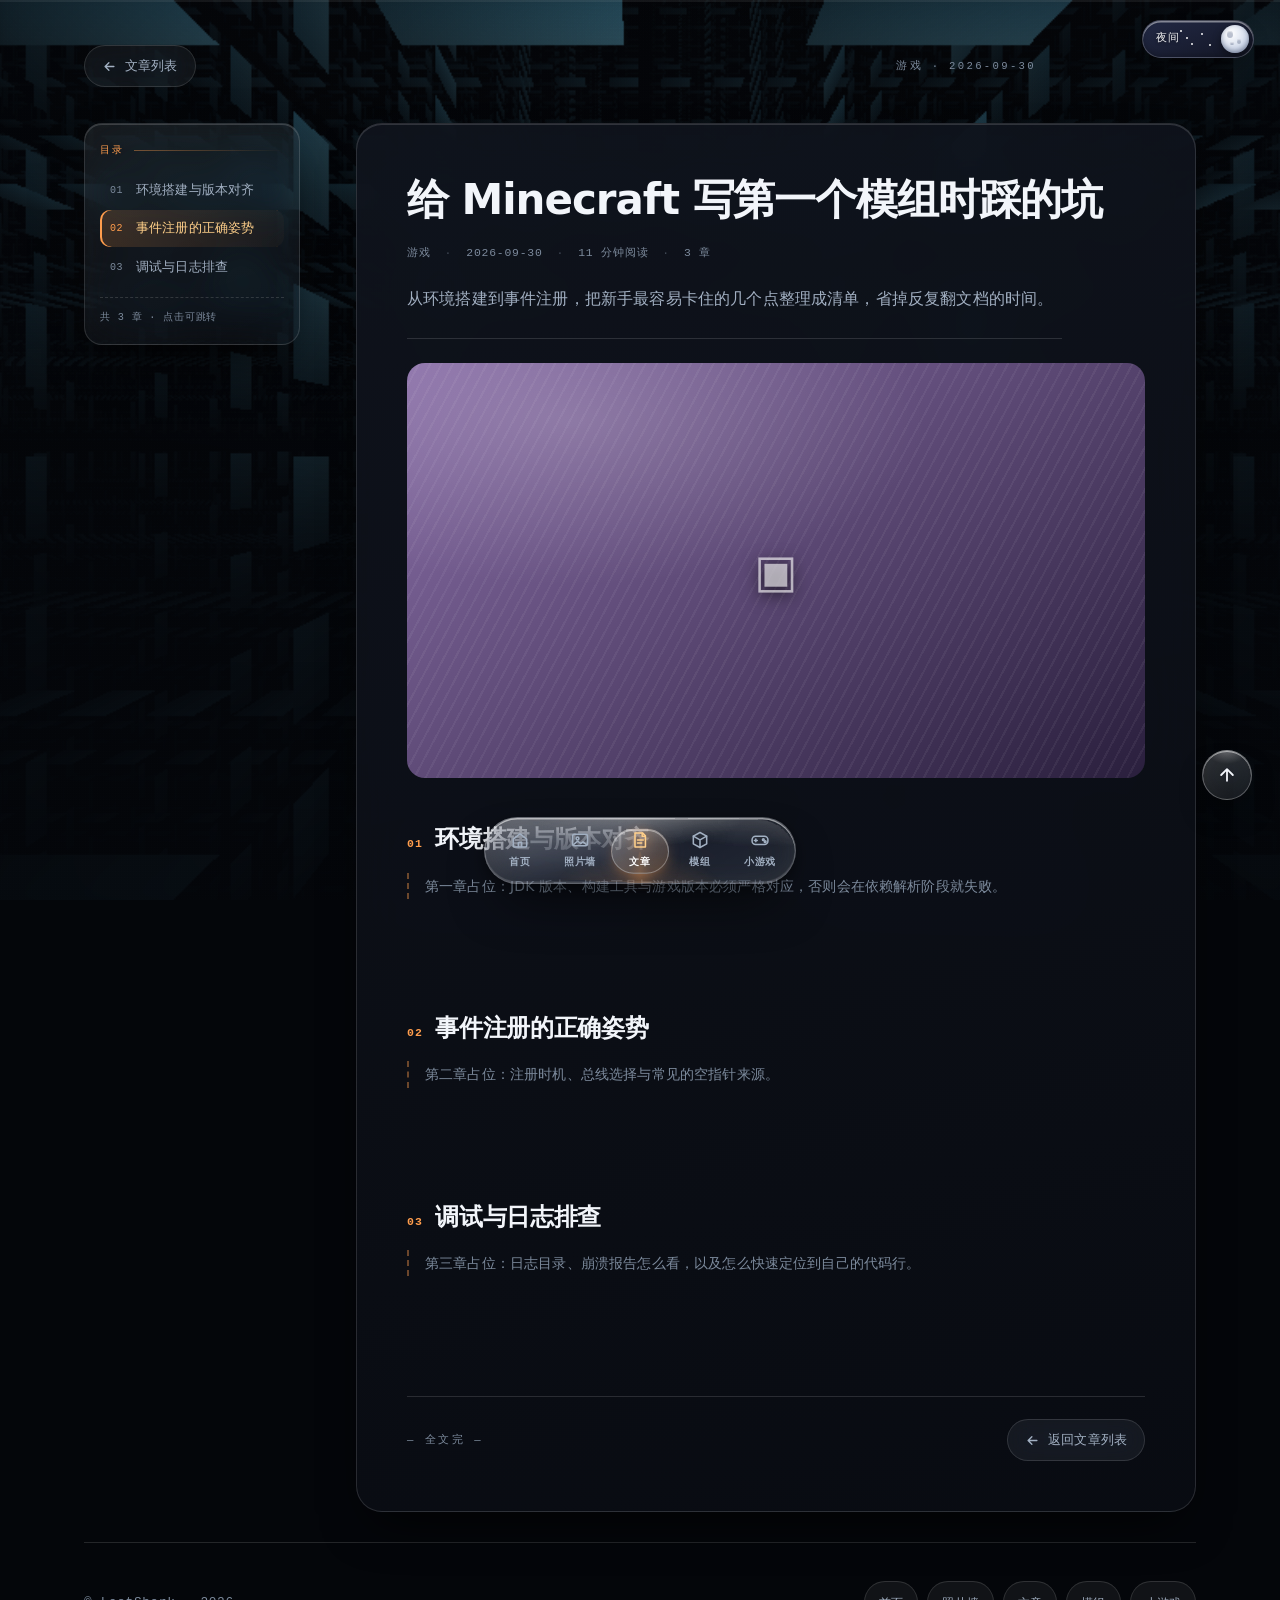
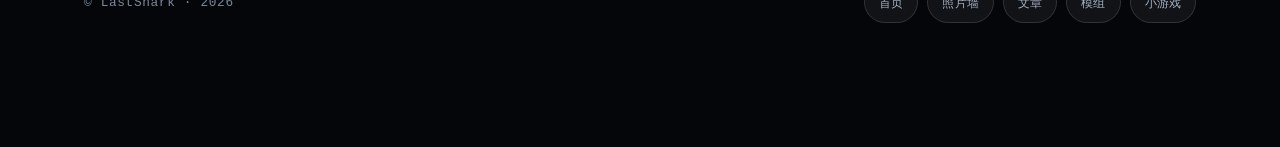
<file: articles/minecraft-first-mod.html>
<!DOCTYPE html>
<html lang="zh-CN">
<head>
<meta charset="UTF-8">
<meta name="viewport" content="width=device-width, initial-scale=1">
<title>给 Minecraft 写第一个模组时踩的坑 · LastShark</title>
<meta name="description" content="从环境搭建到事件注册，把新手最容易卡住的几个点整理成清单。">
<link rel="stylesheet" href="../assets/css/style.css">
<script src="../assets/js/theme.js"></script>
</head>
<body data-page="articles">

<!-- SECTION: bg-markup -->
<canvas id="bg-canvas" aria-hidden="true"></canvas>
<div class="bg-fallback" aria-hidden="true"></div>
<div class="bg-veil" aria-hidden="true"></div>
<div class="bg-grain" aria-hidden="true"></div>

<svg width="0" height="0" style="position:absolute" aria-hidden="true">
  <filter id="liquidWarp">
    <feTurbulence type="fractalNoise" baseFrequency="0.012 0.026" numOctaves="2" seed="7" result="n"/>
    <feDisplacementMap in="SourceGraphic" in2="n" scale="16" xChannelSelector="R" yChannelSelector="G"/>
  </filter>
</svg>

<!-- SECTION: read-progress -->
<div class="read-progress" aria-hidden="true"><i></i></div>

<div class="shell">

  <!-- SECTION: topbar -->
  <div class="read-topbar">
    <a class="back-link" href="../articles.html">
      <svg viewBox="0 0 24 24"><path d="M19 12H6M11 6l-6 6 6 6"/></svg>
      文章列表
    </a>
    <span class="kicker">游戏 · 2026-09-30</span>
  </div>

  <main>
    <div class="read-wrap">

      <!-- SECTION: toc -->
      <nav class="toc" aria-label="文章目录">
        <div class="toc-title">目录</div>
        <div class="toc-list"></div>
        <div class="toc-note"></div>
      </nav>

      <article class="read-main">
        <h1 class="read-title">给 Minecraft 写第一个模组时踩的坑</h1>
        <div class="read-meta">
          <span>游戏</span><i>·</i><span>2026-09-30</span><i>·</i><span>11 分钟阅读</span>
        </div>
        <p class="read-lede">从环境搭建到事件注册，把新手最容易卡住的几个点整理成清单，省掉反复翻文档的时间。</p>

        <div class="read-cover" style="--g1:#8a6fa8;--g2:#2a1f3d">
          <span class="thumb-glyph">▣</span>
        </div>

        <div class="read-body">

          <section class="read-sec" id="sec-1">
            <h2><em>01</em><span>环境搭建与版本对齐</span></h2>
            <p class="ph">第一章占位：JDK 版本、构建工具与游戏版本必须严格对应，否则会在依赖解析阶段就失败。</p>
          </section>

          <section class="read-sec" id="sec-2">
            <h2><em>02</em><span>事件注册的正确姿势</span></h2>
            <p class="ph">第二章占位：注册时机、总线选择与常见的空指针来源。</p>
          </section>

          <section class="read-sec" id="sec-3">
            <h2><em>03</em><span>调试与日志排查</span></h2>
            <p class="ph">第三章占位：日志目录、崩溃报告怎么看，以及怎么快速定位到自己的代码行。</p>
          </section>

        </div>

        <div class="read-end">
          <span class="mark">— 全文完 —</span>
          <a class="back-link" href="../articles.html">
            <svg viewBox="0 0 24 24"><path d="M19 12H6M11 6l-6 6 6 6"/></svg>
            返回文章列表
          </a>
        </div>
      </article>
    </div>
  </main>

  <!-- SECTION: footer -->
  <footer class="foot">
    <div class="foot-in">
      <p>© LastShark · <span class="year">2026</span></p>
      <div class="foot-links">
        <a href="../index.html">首页</a>
        <a href="../photos.html">照片墙</a>
        <a href="../articles.html">文章</a>
        <a href="../mods.html">模组</a>
        <a href="../games.html">小游戏</a>
      </div>
    </div>
  </footer>
</div>

<!-- SECTION: nav-dock -->
<nav class="dock" id="dock" aria-label="主导航">
  <div class="dock-glass" aria-hidden="true"></div>
  <div class="dock-list" id="dock-list">
    <i class="dock-ind" id="dock-ind" aria-hidden="true"></i>
    <button class="nav-item" type="button" data-target="home" data-href="../index.html">
      <svg viewBox="0 0 24 24"><path d="M4 11l8-6.5 8 6.5v8a1.5 1.5 0 01-1.5 1.5h-13A1.5 1.5 0 014 19z"/><path d="M10 20v-5h4v5"/></svg>
      <span>首页</span>
    </button>
    <button class="nav-item" type="button" data-target="photos" data-href="../photos.html">
      <svg viewBox="0 0 24 24"><rect x="3" y="5" width="18" height="14" rx="2.4"/><circle cx="9" cy="10.2" r="1.7"/><path d="M4.4 17.2l4.8-3.8 3.6 2.8 2.8-2 3.9 3"/></svg>
      <span>照片墙</span>
    </button>
    <button class="nav-item" type="button" data-target="articles" data-href="../articles.html">
      <svg viewBox="0 0 24 24"><path d="M6 3.5h9l3.5 3.5v13.5H6z"/><path d="M14.6 3.7V7.4h3.6"/><path d="M9 12h7M9 15.6h5"/></svg>
      <span>文章</span>
    </button>
    <button class="nav-item" type="button" data-target="mods" data-href="../mods.html">
      <svg viewBox="0 0 24 24"><path d="M12 3l8 4.4v9.2L12 21l-8-4.4V7.4z"/><path d="M4 7.4l8 4.4 8-4.4M12 11.8V21"/></svg>
      <span>模组</span>
    </button>
    <button class="nav-item" type="button" data-target="games" data-href="../games.html">
      <svg viewBox="0 0 24 24"><rect x="2.5" y="7.5" width="19" height="10" rx="4.2"/><path d="M7 10.8v3.4M5.3 12.5h3.4"/><circle cx="16" cy="11.6" r="1.05"/><circle cx="18.2" cy="14" r="1.05"/></svg>
      <span>小游戏</span>
    </button>
  </div>
</nav>

<!-- SECTION: back-to-top -->
<button class="to-top" type="button" id="to-top" aria-label="回到顶部" title="回到顶部">
  <svg viewBox="0 0 24 24"><path d="M12 19V5M5 12l7-7 7 7"/></svg>
</button>

<div class="toast" id="toast" role="status" aria-live="polite"></div>

<script src="../assets/js/nav.js"></script>
<script src="../assets/js/read-page.js"></script>
<script src="../assets/js/background-plaid.js"></script>
</body>
</html>
</file>
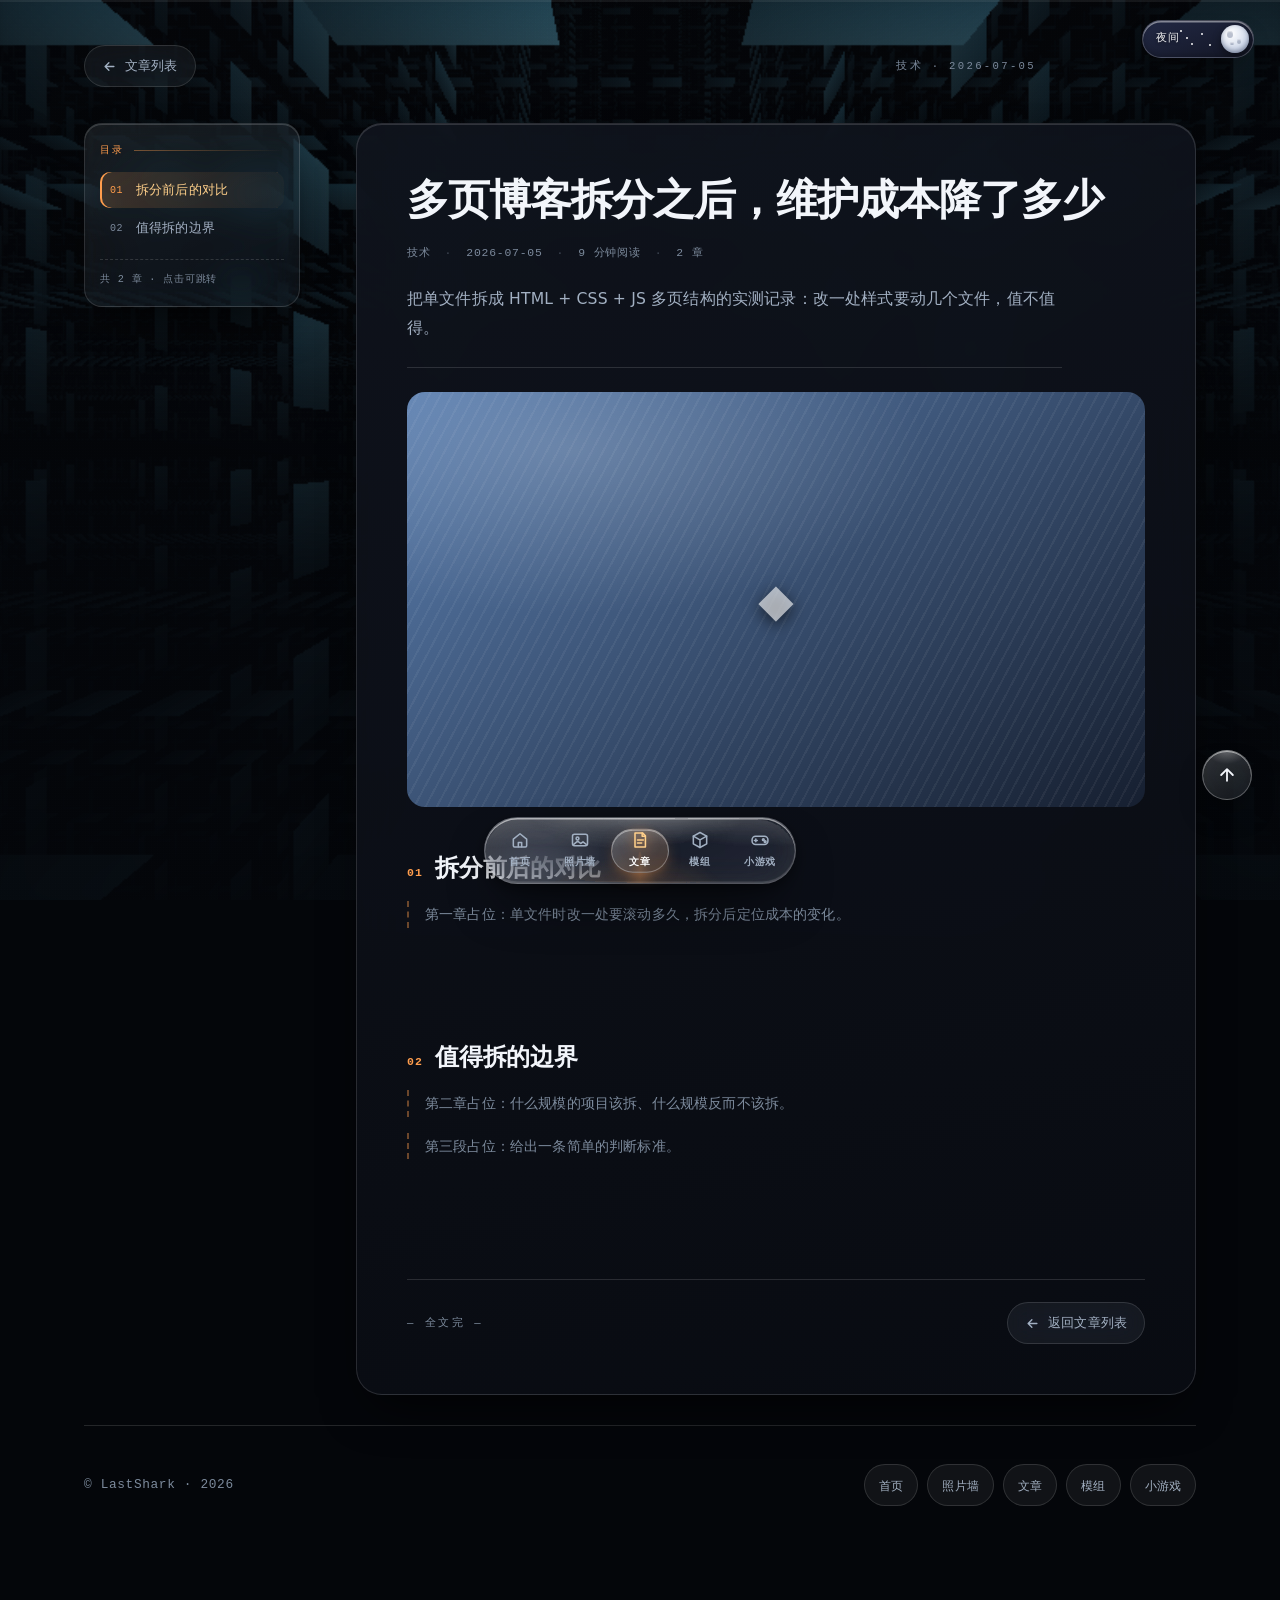
<file: articles/multipage-blog-split.html>
<!DOCTYPE html>
<html lang="zh-CN">
<head>
<meta charset="UTF-8">
<meta name="viewport" content="width=device-width, initial-scale=1">
<title>多页博客拆分之后，维护成本降了多少 · LastShark</title>
<meta name="description" content="把单文件拆成 HTML + CSS + JS 多页结构的实测记录：改一处样式要动几个文件，值不值得。">
<link rel="stylesheet" href="../assets/css/style.css">
<script src="../assets/js/theme.js"></script>
</head>
<body data-page="articles">

<!-- SECTION: bg-markup -->
<canvas id="bg-canvas" aria-hidden="true"></canvas>
<div class="bg-fallback" aria-hidden="true"></div>
<div class="bg-veil" aria-hidden="true"></div>
<div class="bg-grain" aria-hidden="true"></div>

<svg width="0" height="0" style="position:absolute" aria-hidden="true">
  <filter id="liquidWarp">
    <feTurbulence type="fractalNoise" baseFrequency="0.012 0.026" numOctaves="2" seed="7" result="n"/>
    <feDisplacementMap in="SourceGraphic" in2="n" scale="16" xChannelSelector="R" yChannelSelector="G"/>
  </filter>
</svg>

<!-- SECTION: read-progress -->
<div class="read-progress" aria-hidden="true"><i></i></div>

<div class="shell">

  <!-- SECTION: topbar -->
  <div class="read-topbar">
    <a class="back-link" href="../articles.html">
      <svg viewBox="0 0 24 24"><path d="M19 12H6M11 6l-6 6 6 6"/></svg>
      文章列表
    </a>
    <span class="kicker">技术 · 2026-07-05</span>
  </div>

  <main>
    <div class="read-wrap">

      <!-- SECTION: toc -->
      <nav class="toc" aria-label="文章目录">
        <div class="toc-title">目录</div>
        <div class="toc-list"></div>
        <div class="toc-note"></div>
      </nav>

      <article class="read-main">
        <h1 class="read-title">多页博客拆分之后，维护成本降了多少</h1>
        <div class="read-meta">
          <span>技术</span><i>·</i><span>2026-07-05</span><i>·</i><span>9 分钟阅读</span>
        </div>
        <p class="read-lede">把单文件拆成 HTML + CSS + JS 多页结构的实测记录：改一处样式要动几个文件，值不值得。</p>

        <div class="read-cover" style="--g1:#5b7fb0;--g2:#161f30">
          <span class="thumb-glyph">◆</span>
        </div>

        <div class="read-body">

          <section class="read-sec" id="sec-1">
            <h2><em>01</em><span>拆分前后的对比</span></h2>
            <p class="ph">第一章占位：单文件时改一处要滚动多久，拆分后定位成本的变化。</p>
          </section>

          <section class="read-sec" id="sec-2">
            <h2><em>02</em><span>值得拆的边界</span></h2>
            <p class="ph">第二章占位：什么规模的项目该拆、什么规模反而不该拆。</p>
            <p class="ph">第三段占位：给出一条简单的判断标准。</p>
          </section>

        </div>

        <div class="read-end">
          <span class="mark">— 全文完 —</span>
          <a class="back-link" href="../articles.html">
            <svg viewBox="0 0 24 24"><path d="M19 12H6M11 6l-6 6 6 6"/></svg>
            返回文章列表
          </a>
        </div>
      </article>
    </div>
  </main>

  <!-- SECTION: footer -->
  <footer class="foot">
    <div class="foot-in">
      <p>© LastShark · <span class="year">2026</span></p>
      <div class="foot-links">
        <a href="../index.html">首页</a>
        <a href="../photos.html">照片墙</a>
        <a href="../articles.html">文章</a>
        <a href="../mods.html">模组</a>
        <a href="../games.html">小游戏</a>
      </div>
    </div>
  </footer>
</div>

<!-- SECTION: nav-dock -->
<nav class="dock" id="dock" aria-label="主导航">
  <div class="dock-glass" aria-hidden="true"></div>
  <div class="dock-list" id="dock-list">
    <i class="dock-ind" id="dock-ind" aria-hidden="true"></i>
    <button class="nav-item" type="button" data-target="home" data-href="../index.html">
      <svg viewBox="0 0 24 24"><path d="M4 11l8-6.5 8 6.5v8a1.5 1.5 0 01-1.5 1.5h-13A1.5 1.5 0 014 19z"/><path d="M10 20v-5h4v5"/></svg>
      <span>首页</span>
    </button>
    <button class="nav-item" type="button" data-target="photos" data-href="../photos.html">
      <svg viewBox="0 0 24 24"><rect x="3" y="5" width="18" height="14" rx="2.4"/><circle cx="9" cy="10.2" r="1.7"/><path d="M4.4 17.2l4.8-3.8 3.6 2.8 2.8-2 3.9 3"/></svg>
      <span>照片墙</span>
    </button>
    <button class="nav-item" type="button" data-target="articles" data-href="../articles.html">
      <svg viewBox="0 0 24 24"><path d="M6 3.5h9l3.5 3.5v13.5H6z"/><path d="M14.6 3.7V7.4h3.6"/><path d="M9 12h7M9 15.6h5"/></svg>
      <span>文章</span>
    </button>
    <button class="nav-item" type="button" data-target="mods" data-href="../mods.html">
      <svg viewBox="0 0 24 24"><path d="M12 3l8 4.4v9.2L12 21l-8-4.4V7.4z"/><path d="M4 7.4l8 4.4 8-4.4M12 11.8V21"/></svg>
      <span>模组</span>
    </button>
    <button class="nav-item" type="button" data-target="games" data-href="../games.html">
      <svg viewBox="0 0 24 24"><rect x="2.5" y="7.5" width="19" height="10" rx="4.2"/><path d="M7 10.8v3.4M5.3 12.5h3.4"/><circle cx="16" cy="11.6" r="1.05"/><circle cx="18.2" cy="14" r="1.05"/></svg>
      <span>小游戏</span>
    </button>
  </div>
</nav>

<!-- SECTION: back-to-top -->
<button class="to-top" type="button" id="to-top" aria-label="回到顶部" title="回到顶部">
  <svg viewBox="0 0 24 24"><path d="M12 19V5M5 12l7-7 7 7"/></svg>
</button>

<div class="toast" id="toast" role="status" aria-live="polite"></div>

<script src="../assets/js/nav.js"></script>
<script src="../assets/js/read-page.js"></script>
<script src="../assets/js/background-plaid.js"></script>
</body>
</html>
</file>
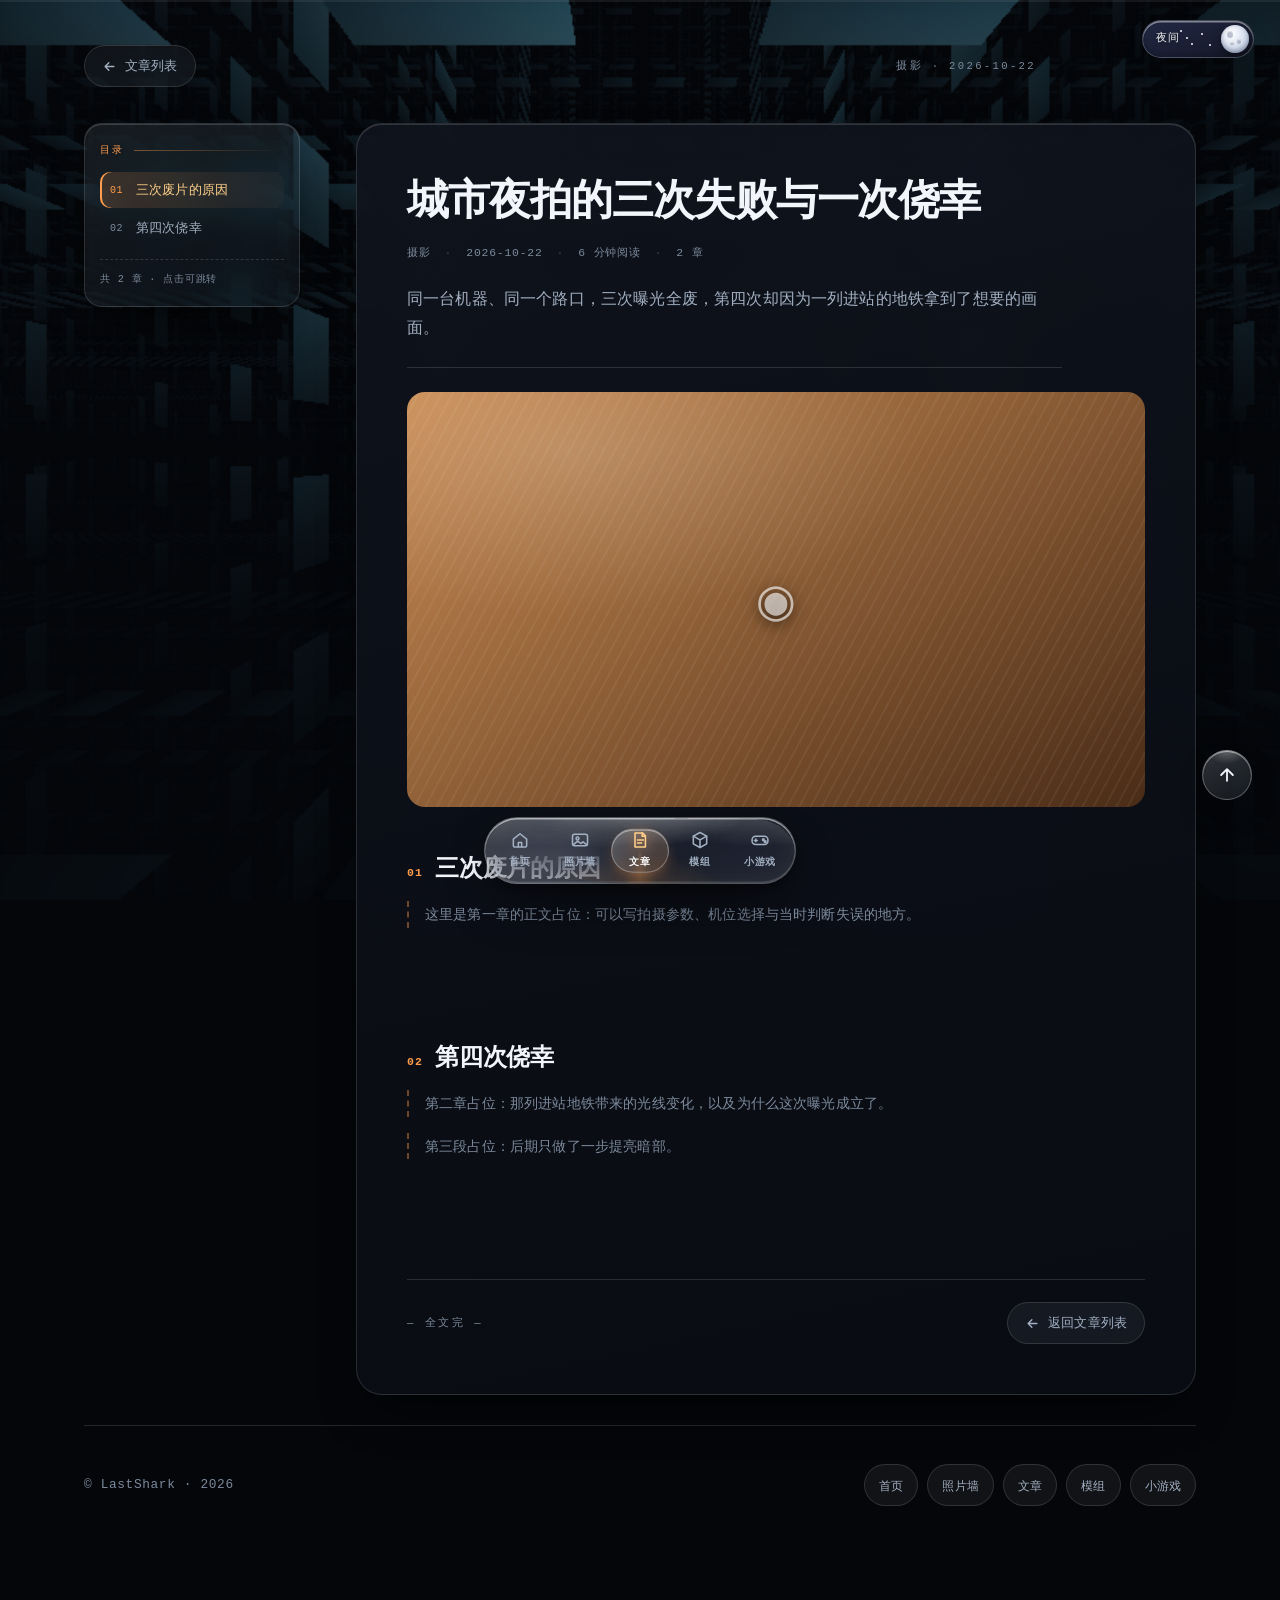
<file: articles/night-street-photo.html>
<!DOCTYPE html>
<html lang="zh-CN">
<head>
<meta charset="UTF-8">
<meta name="viewport" content="width=device-width, initial-scale=1">
<title>城市夜拍的三次失败与一次侥幸 · LastShark</title>
<meta name="description" content="同一台机器、同一个路口，三次曝光全废，第四次却因为一列进站的地铁拿到了想要的画面。">
<link rel="stylesheet" href="../assets/css/style.css">
<script src="../assets/js/theme.js"></script>
</head>
<body data-page="articles">

<!-- SECTION: bg-markup -->
<canvas id="bg-canvas" aria-hidden="true"></canvas>
<div class="bg-fallback" aria-hidden="true"></div>
<div class="bg-veil" aria-hidden="true"></div>
<div class="bg-grain" aria-hidden="true"></div>

<svg width="0" height="0" style="position:absolute" aria-hidden="true">
  <filter id="liquidWarp">
    <feTurbulence type="fractalNoise" baseFrequency="0.012 0.026" numOctaves="2" seed="7" result="n"/>
    <feDisplacementMap in="SourceGraphic" in2="n" scale="16" xChannelSelector="R" yChannelSelector="G"/>
  </filter>
</svg>

<!-- SECTION: read-progress -->
<div class="read-progress" aria-hidden="true"><i></i></div>

<div class="shell">

  <!-- SECTION: topbar -->
  <div class="read-topbar">
    <a class="back-link" href="../articles.html">
      <svg viewBox="0 0 24 24"><path d="M19 12H6M11 6l-6 6 6 6"/></svg>
      文章列表
    </a>
    <span class="kicker">摄影 · 2026-10-22</span>
  </div>

  <main>
    <div class="read-wrap">

      <!-- SECTION: toc -->
      <nav class="toc" aria-label="文章目录">
        <div class="toc-title">目录</div>
        <div class="toc-list"></div>
        <div class="toc-note"></div>
      </nav>

      <article class="read-main">
        <h1 class="read-title">城市夜拍的三次失败与一次侥幸</h1>
        <div class="read-meta">
          <span>摄影</span><i>·</i><span>2026-10-22</span><i>·</i><span>6 分钟阅读</span>
        </div>
        <p class="read-lede">同一台机器、同一个路口，三次曝光全废，第四次却因为一列进站的地铁拿到了想要的画面。</p>

        <div class="read-cover" style="--g1:#c98b52;--g2:#4a2c17">
          <span class="thumb-glyph">◉</span>
        </div>

        <div class="read-body">

          <section class="read-sec" id="sec-1">
            <h2><em>01</em><span>三次废片的原因</span></h2>
            <p class="ph">这里是第一章的正文占位：可以写拍摄参数、机位选择与当时判断失误的地方。</p>
          </section>

          <section class="read-sec" id="sec-2">
            <h2><em>02</em><span>第四次侥幸</span></h2>
            <p class="ph">第二章占位：那列进站地铁带来的光线变化，以及为什么这次曝光成立了。</p>
            <p class="ph">第三段占位：后期只做了一步提亮暗部。</p>
          </section>

        </div>

        <div class="read-end">
          <span class="mark">— 全文完 —</span>
          <a class="back-link" href="../articles.html">
            <svg viewBox="0 0 24 24"><path d="M19 12H6M11 6l-6 6 6 6"/></svg>
            返回文章列表
          </a>
        </div>
      </article>
    </div>
  </main>

  <!-- SECTION: footer -->
  <footer class="foot">
    <div class="foot-in">
      <p>© LastShark · <span class="year">2026</span></p>
      <div class="foot-links">
        <a href="../index.html">首页</a>
        <a href="../photos.html">照片墙</a>
        <a href="../articles.html">文章</a>
        <a href="../mods.html">模组</a>
        <a href="../games.html">小游戏</a>
      </div>
    </div>
  </footer>
</div>

<!-- SECTION: nav-dock -->
<nav class="dock" id="dock" aria-label="主导航">
  <div class="dock-glass" aria-hidden="true"></div>
  <div class="dock-list" id="dock-list">
    <i class="dock-ind" id="dock-ind" aria-hidden="true"></i>
    <button class="nav-item" type="button" data-target="home" data-href="../index.html">
      <svg viewBox="0 0 24 24"><path d="M4 11l8-6.5 8 6.5v8a1.5 1.5 0 01-1.5 1.5h-13A1.5 1.5 0 014 19z"/><path d="M10 20v-5h4v5"/></svg>
      <span>首页</span>
    </button>
    <button class="nav-item" type="button" data-target="photos" data-href="../photos.html">
      <svg viewBox="0 0 24 24"><rect x="3" y="5" width="18" height="14" rx="2.4"/><circle cx="9" cy="10.2" r="1.7"/><path d="M4.4 17.2l4.8-3.8 3.6 2.8 2.8-2 3.9 3"/></svg>
      <span>照片墙</span>
    </button>
    <button class="nav-item" type="button" data-target="articles" data-href="../articles.html">
      <svg viewBox="0 0 24 24"><path d="M6 3.5h9l3.5 3.5v13.5H6z"/><path d="M14.6 3.7V7.4h3.6"/><path d="M9 12h7M9 15.6h5"/></svg>
      <span>文章</span>
    </button>
    <button class="nav-item" type="button" data-target="mods" data-href="../mods.html">
      <svg viewBox="0 0 24 24"><path d="M12 3l8 4.4v9.2L12 21l-8-4.4V7.4z"/><path d="M4 7.4l8 4.4 8-4.4M12 11.8V21"/></svg>
      <span>模组</span>
    </button>
    <button class="nav-item" type="button" data-target="games" data-href="../games.html">
      <svg viewBox="0 0 24 24"><rect x="2.5" y="7.5" width="19" height="10" rx="4.2"/><path d="M7 10.8v3.4M5.3 12.5h3.4"/><circle cx="16" cy="11.6" r="1.05"/><circle cx="18.2" cy="14" r="1.05"/></svg>
      <span>小游戏</span>
    </button>
  </div>
</nav>

<!-- SECTION: back-to-top -->
<button class="to-top" type="button" id="to-top" aria-label="回到顶部" title="回到顶部">
  <svg viewBox="0 0 24 24"><path d="M12 19V5M5 12l7-7 7 7"/></svg>
</button>

<div class="toast" id="toast" role="status" aria-live="polite"></div>

<script src="../assets/js/nav.js"></script>
<script src="../assets/js/read-page.js"></script>
<script src="../assets/js/background-plaid.js"></script>
</body>
</html>
</file>
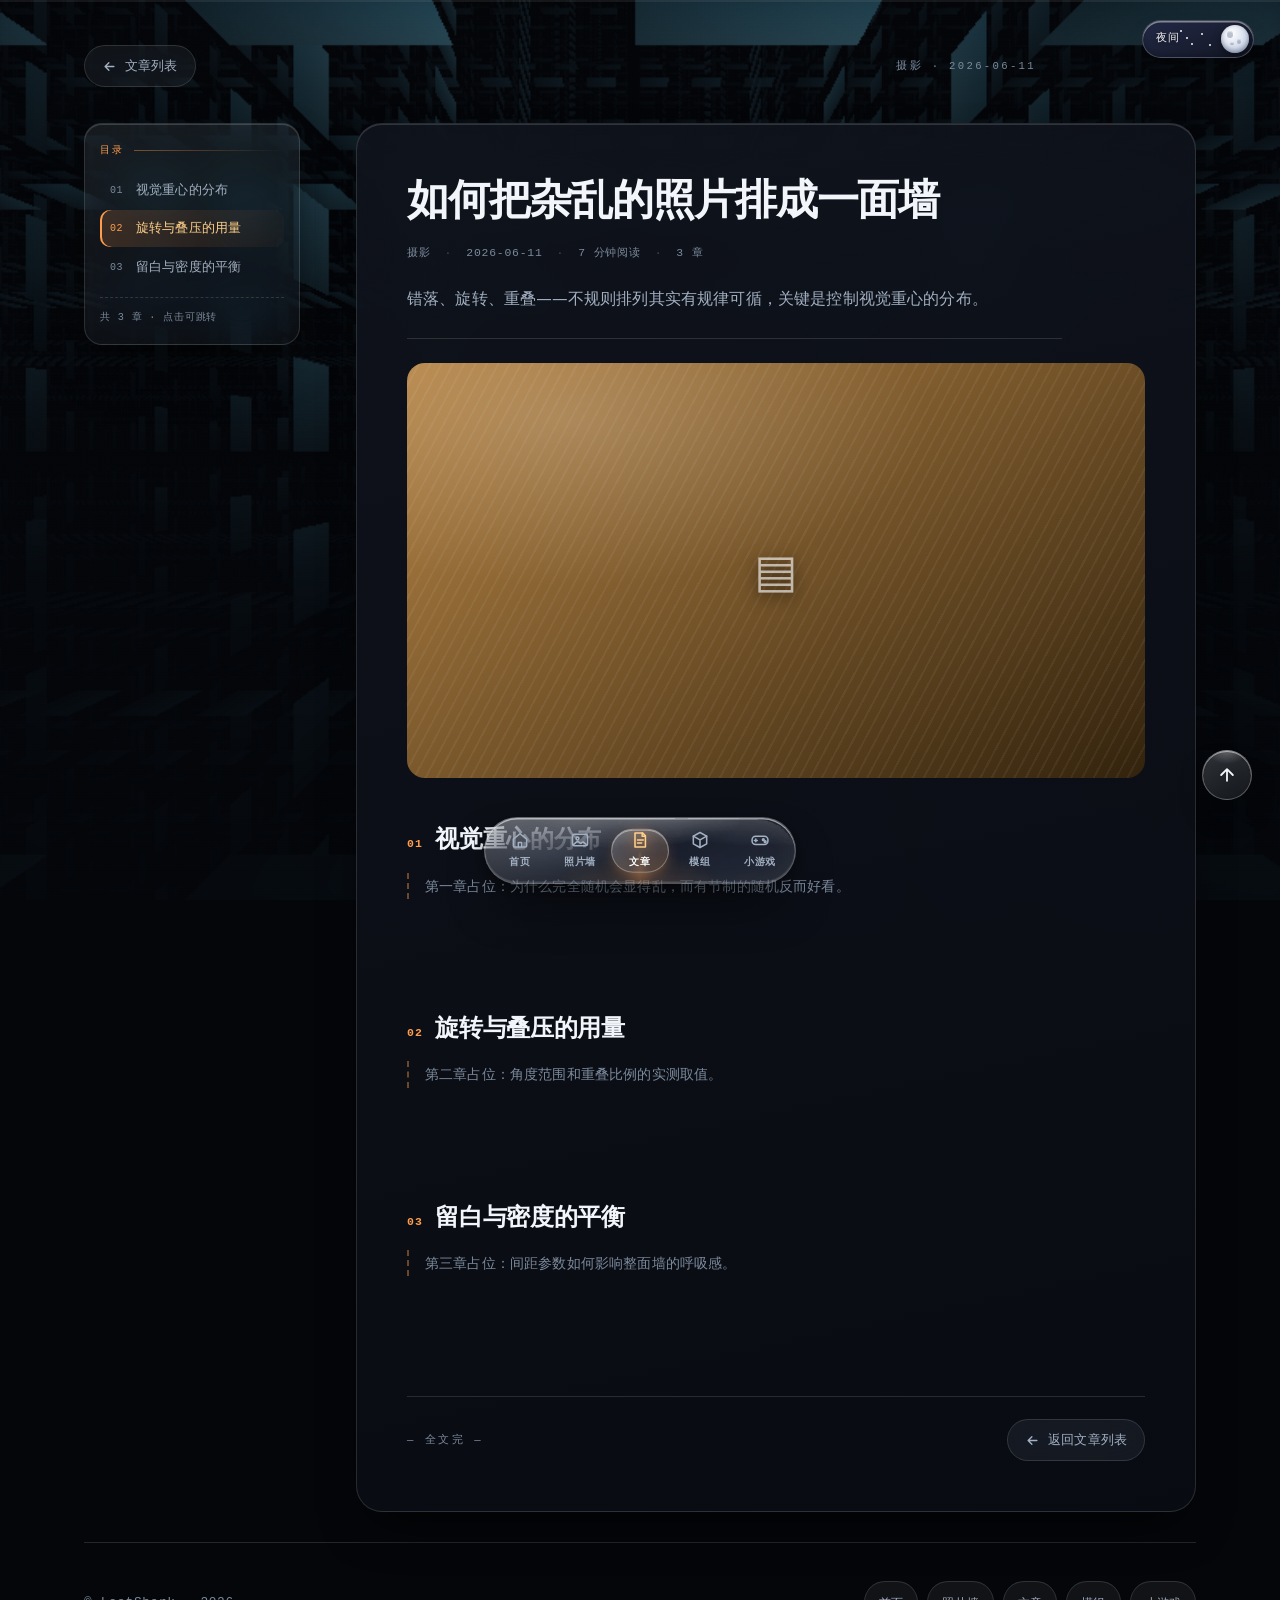
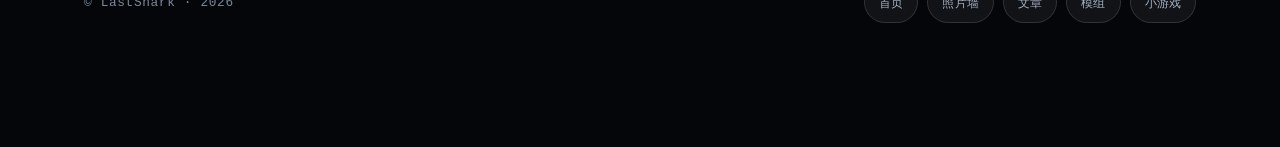
<file: articles/photo-wall-layout.html>
<!DOCTYPE html>
<html lang="zh-CN">
<head>
<meta charset="UTF-8">
<meta name="viewport" content="width=device-width, initial-scale=1">
<title>如何把杂乱的照片排成一面墙 · LastShark</title>
<meta name="description" content="错落、旋转、重叠——不规则排列其实有规律可循，关键是控制视觉重心的分布。">
<link rel="stylesheet" href="../assets/css/style.css">
<script src="../assets/js/theme.js"></script>
</head>
<body data-page="articles">

<!-- SECTION: bg-markup -->
<canvas id="bg-canvas" aria-hidden="true"></canvas>
<div class="bg-fallback" aria-hidden="true"></div>
<div class="bg-veil" aria-hidden="true"></div>
<div class="bg-grain" aria-hidden="true"></div>

<svg width="0" height="0" style="position:absolute" aria-hidden="true">
  <filter id="liquidWarp">
    <feTurbulence type="fractalNoise" baseFrequency="0.012 0.026" numOctaves="2" seed="7" result="n"/>
    <feDisplacementMap in="SourceGraphic" in2="n" scale="16" xChannelSelector="R" yChannelSelector="G"/>
  </filter>
</svg>

<!-- SECTION: read-progress -->
<div class="read-progress" aria-hidden="true"><i></i></div>

<div class="shell">

  <!-- SECTION: topbar -->
  <div class="read-topbar">
    <a class="back-link" href="../articles.html">
      <svg viewBox="0 0 24 24"><path d="M19 12H6M11 6l-6 6 6 6"/></svg>
      文章列表
    </a>
    <span class="kicker">摄影 · 2026-06-11</span>
  </div>

  <main>
    <div class="read-wrap">

      <!-- SECTION: toc -->
      <nav class="toc" aria-label="文章目录">
        <div class="toc-title">目录</div>
        <div class="toc-list"></div>
        <div class="toc-note"></div>
      </nav>

      <article class="read-main">
        <h1 class="read-title">如何把杂乱的照片排成一面墙</h1>
        <div class="read-meta">
          <span>摄影</span><i>·</i><span>2026-06-11</span><i>·</i><span>7 分钟阅读</span>
        </div>
        <p class="read-lede">错落、旋转、重叠——不规则排列其实有规律可循，关键是控制视觉重心的分布。</p>

        <div class="read-cover" style="--g1:#b58445;--g2:#33230d">
          <span class="thumb-glyph">▤</span>
        </div>

        <div class="read-body">

          <section class="read-sec" id="sec-1">
            <h2><em>01</em><span>视觉重心的分布</span></h2>
            <p class="ph">第一章占位：为什么完全随机会显得乱，而有节制的随机反而好看。</p>
          </section>

          <section class="read-sec" id="sec-2">
            <h2><em>02</em><span>旋转与叠压的用量</span></h2>
            <p class="ph">第二章占位：角度范围和重叠比例的实测取值。</p>
          </section>

          <section class="read-sec" id="sec-3">
            <h2><em>03</em><span>留白与密度的平衡</span></h2>
            <p class="ph">第三章占位：间距参数如何影响整面墙的呼吸感。</p>
          </section>

        </div>

        <div class="read-end">
          <span class="mark">— 全文完 —</span>
          <a class="back-link" href="../articles.html">
            <svg viewBox="0 0 24 24"><path d="M19 12H6M11 6l-6 6 6 6"/></svg>
            返回文章列表
          </a>
        </div>
      </article>
    </div>
  </main>

  <!-- SECTION: footer -->
  <footer class="foot">
    <div class="foot-in">
      <p>© LastShark · <span class="year">2026</span></p>
      <div class="foot-links">
        <a href="../index.html">首页</a>
        <a href="../photos.html">照片墙</a>
        <a href="../articles.html">文章</a>
        <a href="../mods.html">模组</a>
        <a href="../games.html">小游戏</a>
      </div>
    </div>
  </footer>
</div>

<!-- SECTION: nav-dock -->
<nav class="dock" id="dock" aria-label="主导航">
  <div class="dock-glass" aria-hidden="true"></div>
  <div class="dock-list" id="dock-list">
    <i class="dock-ind" id="dock-ind" aria-hidden="true"></i>
    <button class="nav-item" type="button" data-target="home" data-href="../index.html">
      <svg viewBox="0 0 24 24"><path d="M4 11l8-6.5 8 6.5v8a1.5 1.5 0 01-1.5 1.5h-13A1.5 1.5 0 014 19z"/><path d="M10 20v-5h4v5"/></svg>
      <span>首页</span>
    </button>
    <button class="nav-item" type="button" data-target="photos" data-href="../photos.html">
      <svg viewBox="0 0 24 24"><rect x="3" y="5" width="18" height="14" rx="2.4"/><circle cx="9" cy="10.2" r="1.7"/><path d="M4.4 17.2l4.8-3.8 3.6 2.8 2.8-2 3.9 3"/></svg>
      <span>照片墙</span>
    </button>
    <button class="nav-item" type="button" data-target="articles" data-href="../articles.html">
      <svg viewBox="0 0 24 24"><path d="M6 3.5h9l3.5 3.5v13.5H6z"/><path d="M14.6 3.7V7.4h3.6"/><path d="M9 12h7M9 15.6h5"/></svg>
      <span>文章</span>
    </button>
    <button class="nav-item" type="button" data-target="mods" data-href="../mods.html">
      <svg viewBox="0 0 24 24"><path d="M12 3l8 4.4v9.2L12 21l-8-4.4V7.4z"/><path d="M4 7.4l8 4.4 8-4.4M12 11.8V21"/></svg>
      <span>模组</span>
    </button>
    <button class="nav-item" type="button" data-target="games" data-href="../games.html">
      <svg viewBox="0 0 24 24"><rect x="2.5" y="7.5" width="19" height="10" rx="4.2"/><path d="M7 10.8v3.4M5.3 12.5h3.4"/><circle cx="16" cy="11.6" r="1.05"/><circle cx="18.2" cy="14" r="1.05"/></svg>
      <span>小游戏</span>
    </button>
  </div>
</nav>

<!-- SECTION: back-to-top -->
<button class="to-top" type="button" id="to-top" aria-label="回到顶部" title="回到顶部">
  <svg viewBox="0 0 24 24"><path d="M12 19V5M5 12l7-7 7 7"/></svg>
</button>

<div class="toast" id="toast" role="status" aria-live="polite"></div>

<script src="../assets/js/nav.js"></script>
<script src="../assets/js/read-page.js"></script>
<script src="../assets/js/background-plaid.js"></script>
</body>
</html>
</file>
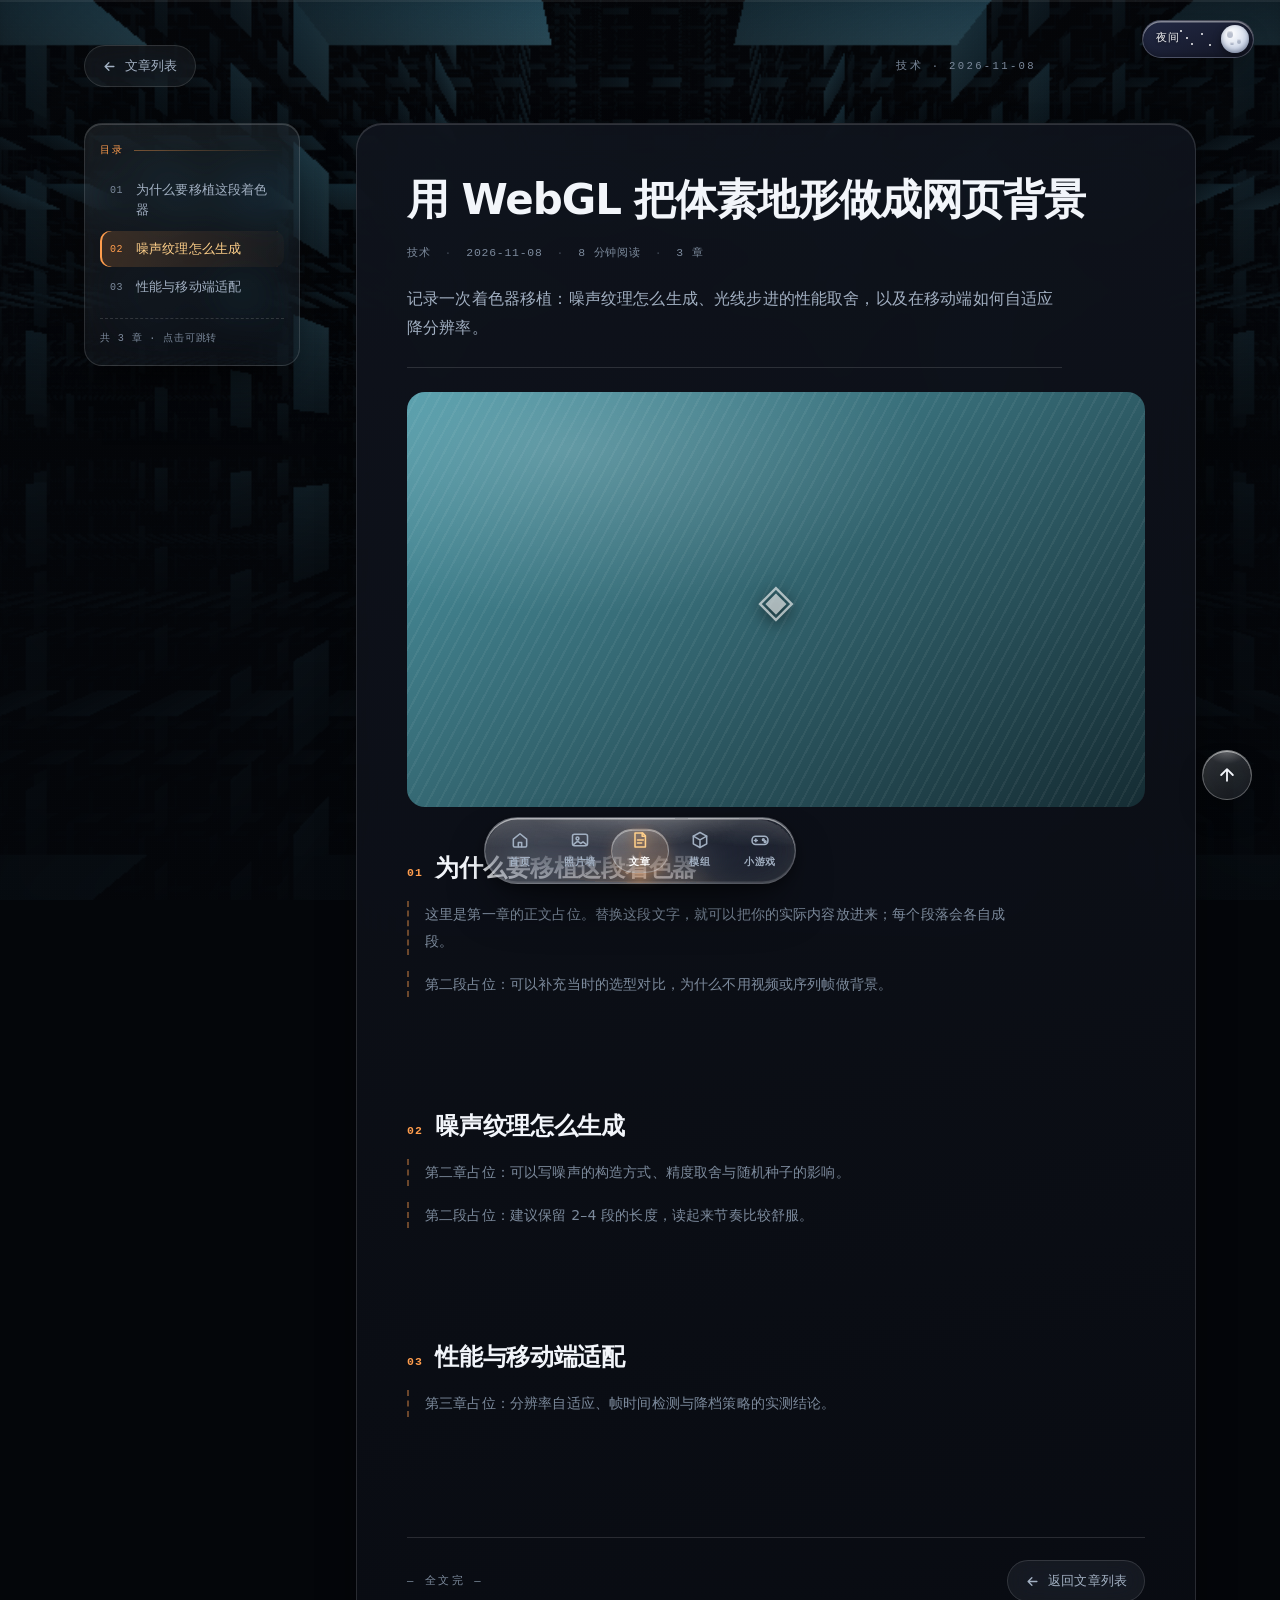
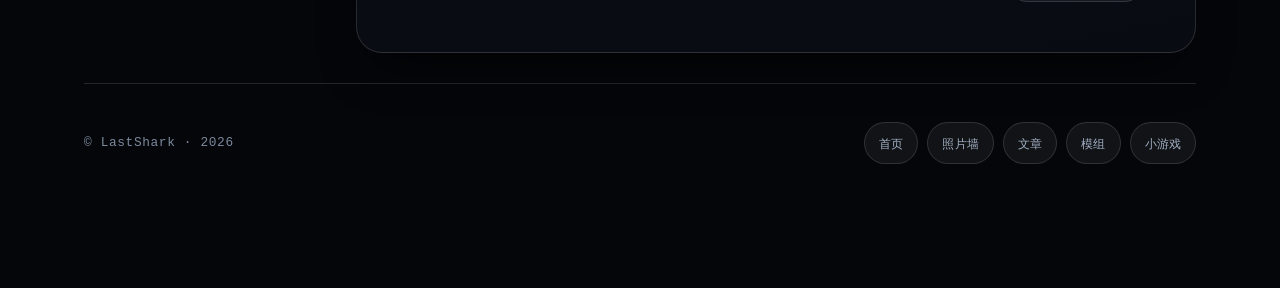
<file: articles/webgl-voxel-background.html>
<!DOCTYPE html>
<html lang="zh-CN">
<head>
<meta charset="UTF-8">
<meta name="viewport" content="width=device-width, initial-scale=1">
<title>用 WebGL 把体素地形做成网页背景 · LastShark</title>
<meta name="description" content="记录一次着色器移植：噪声纹理怎么生成、光线步进的性能取舍，以及移动端如何自适应降分辨率。">
<link rel="stylesheet" href="../assets/css/style.css">
<script src="../assets/js/theme.js"></script>
</head>
<body data-page="articles">

<!-- SECTION: bg-markup -->
<canvas id="bg-canvas" aria-hidden="true"></canvas>
<div class="bg-fallback" aria-hidden="true"></div>
<div class="bg-veil" aria-hidden="true"></div>
<div class="bg-grain" aria-hidden="true"></div>

<svg width="0" height="0" style="position:absolute" aria-hidden="true">
  <filter id="liquidWarp">
    <feTurbulence type="fractalNoise" baseFrequency="0.012 0.026" numOctaves="2" seed="7" result="n"/>
    <feDisplacementMap in="SourceGraphic" in2="n" scale="16" xChannelSelector="R" yChannelSelector="G"/>
  </filter>
</svg>

<!-- SECTION: read-progress -->
<div class="read-progress" aria-hidden="true"><i></i></div>

<div class="shell">

  <!-- SECTION: topbar -->
  <div class="read-topbar">
    <a class="back-link" href="../articles.html">
      <svg viewBox="0 0 24 24"><path d="M19 12H6M11 6l-6 6 6 6"/></svg>
      文章列表
    </a>
    <span class="kicker">技术 · 2026-11-08</span>
  </div>

  <main>
    <div class="read-wrap">

      <!-- SECTION: toc —— 目录条目由 read-page.js 依据下方章节自动生成 -->
      <nav class="toc" aria-label="文章目录">
        <div class="toc-title">目录</div>
        <div class="toc-list"></div>
        <div class="toc-note"></div>
      </nav>

      <article class="read-main">
        <h1 class="read-title">用 WebGL 把体素地形做成网页背景</h1>
        <div class="read-meta">
          <span>技术</span><i>·</i><span>2026-11-08</span><i>·</i><span>8 分钟阅读</span>
        </div>
        <p class="read-lede">记录一次着色器移植：噪声纹理怎么生成、光线步进的性能取舍，以及在移动端如何自适应降分辨率。</p>

        <div class="read-cover" style="--g1:#4f9aa8;--g2:#152c33">
          <span class="thumb-glyph">◈</span>
        </div>

        <div class="read-body">

          <section class="read-sec" id="sec-1">
            <h2><em>01</em><span>为什么要移植这段着色器</span></h2>
            <p class="ph">这里是第一章的正文占位。替换这段文字，就可以把你的实际内容放进来；每个段落会各自成段。</p>
            <p class="ph">第二段占位：可以补充当时的选型对比，为什么不用视频或序列帧做背景。</p>
          </section>

          <section class="read-sec" id="sec-2">
            <h2><em>02</em><span>噪声纹理怎么生成</span></h2>
            <p class="ph">第二章占位：可以写噪声的构造方式、精度取舍与随机种子的影响。</p>
            <p class="ph">第二段占位：建议保留 2–4 段的长度，读起来节奏比较舒服。</p>
          </section>

          <section class="read-sec" id="sec-3">
            <h2><em>03</em><span>性能与移动端适配</span></h2>
            <p class="ph">第三章占位：分辨率自适应、帧时间检测与降档策略的实测结论。</p>
          </section>

        </div>

        <div class="read-end">
          <span class="mark">— 全文完 —</span>
          <a class="back-link" href="../articles.html">
            <svg viewBox="0 0 24 24"><path d="M19 12H6M11 6l-6 6 6 6"/></svg>
            返回文章列表
          </a>
        </div>
      </article>
    </div>
  </main>

  <!-- SECTION: footer -->
  <footer class="foot">
    <div class="foot-in">
      <p>© LastShark · <span class="year">2026</span></p>
      <div class="foot-links">
        <a href="../index.html">首页</a>
        <a href="../photos.html">照片墙</a>
        <a href="../articles.html">文章</a>
        <a href="../mods.html">模组</a>
        <a href="../games.html">小游戏</a>
      </div>
    </div>
  </footer>
</div>

<!-- SECTION: nav-dock -->
<nav class="dock" id="dock" aria-label="主导航">
  <div class="dock-glass" aria-hidden="true"></div>
  <div class="dock-list" id="dock-list">
    <i class="dock-ind" id="dock-ind" aria-hidden="true"></i>
    <button class="nav-item" type="button" data-target="home" data-href="../index.html">
      <svg viewBox="0 0 24 24"><path d="M4 11l8-6.5 8 6.5v8a1.5 1.5 0 01-1.5 1.5h-13A1.5 1.5 0 014 19z"/><path d="M10 20v-5h4v5"/></svg>
      <span>首页</span>
    </button>
    <button class="nav-item" type="button" data-target="photos" data-href="../photos.html">
      <svg viewBox="0 0 24 24"><rect x="3" y="5" width="18" height="14" rx="2.4"/><circle cx="9" cy="10.2" r="1.7"/><path d="M4.4 17.2l4.8-3.8 3.6 2.8 2.8-2 3.9 3"/></svg>
      <span>照片墙</span>
    </button>
    <button class="nav-item" type="button" data-target="articles" data-href="../articles.html">
      <svg viewBox="0 0 24 24"><path d="M6 3.5h9l3.5 3.5v13.5H6z"/><path d="M14.6 3.7V7.4h3.6"/><path d="M9 12h7M9 15.6h5"/></svg>
      <span>文章</span>
    </button>
    <button class="nav-item" type="button" data-target="mods" data-href="../mods.html">
      <svg viewBox="0 0 24 24"><path d="M12 3l8 4.4v9.2L12 21l-8-4.4V7.4z"/><path d="M4 7.4l8 4.4 8-4.4M12 11.8V21"/></svg>
      <span>模组</span>
    </button>
    <button class="nav-item" type="button" data-target="games" data-href="../games.html">
      <svg viewBox="0 0 24 24"><rect x="2.5" y="7.5" width="19" height="10" rx="4.2"/><path d="M7 10.8v3.4M5.3 12.5h3.4"/><circle cx="16" cy="11.6" r="1.05"/><circle cx="18.2" cy="14" r="1.05"/></svg>
      <span>小游戏</span>
    </button>
  </div>
</nav>

<!-- SECTION: back-to-top -->
<button class="to-top" type="button" id="to-top" aria-label="回到顶部" title="回到顶部">
  <svg viewBox="0 0 24 24"><path d="M12 19V5M5 12l7-7 7 7"/></svg>
</button>

<div class="toast" id="toast" role="status" aria-live="polite"></div>

<script src="../assets/js/nav.js"></script>
<script src="../assets/js/read-page.js"></script>
<script src="../assets/js/background-plaid.js"></script>
</body>
</html>
</file>
<file: assets/css/style.css>
/* ============================================================
   LastShark 个人博客 · 主样式表
   SECTION 索引：reset-vars / background / layout / hero /
   glass / photo-wall / card-list / detail / games / dock /
   back-to-top / lightbox / toast / footer / reveal / responsive
   ============================================================ */

/* SECTION: reset-vars */
*,*::before,*::after{box-sizing:border-box}
html{-webkit-text-size-adjust:100%;scroll-behavior:smooth}
body{margin:0;min-height:100%}
:root{
  --bg:#04060a;
  --ink:#f2f5fa;
  --muted:#a2b0c2;
  --dim:#7c8a9c;
  --amber:#ff9d4d;
  --amber-2:#ffd08a;
  --cyan:#5fd8ff;
  --violet:#b18cff;
  --green:#8ee6a8;
  --glass:rgba(255,255,255,.055);
  --glass-2:rgba(255,255,255,.09);
  --stroke:rgba(255,255,255,.13);
  --stroke-2:rgba(255,255,255,.22);
  --shadow:0 22px 50px -18px rgba(0,0,0,.85);
  --r-lg:26px;
  --r-md:18px;
  --r-sm:12px;
  --maxw:1180px;
  --dock-h:76px;
  --ff:"PingFang SC","Hiragino Sans GB","Microsoft YaHei","Noto Sans SC",system-ui,-apple-system,"Segoe UI",Roboto,sans-serif;
  --fm:ui-monospace,"SFMono-Regular","Cascadia Mono",Consolas,"Liberation Mono",monospace;
}
body{
  font-family:var(--ff);
  background:var(--bg);
  color:var(--ink);
  line-height:1.7;
  letter-spacing:.01em;
  padding-bottom:calc(var(--dock-h) + 40px);
}
img,canvas,svg{max-width:100%;display:block}
button{font:inherit;color:inherit;border:0;background:none;cursor:pointer}
a{color:inherit;text-decoration:none}
h1,h2,h3,h4,p,figure,ul{margin:0;padding:0}
ul{list-style:none}
::selection{background:rgba(255,157,77,.32)}
:focus-visible{outline:2px solid var(--amber);outline-offset:3px;border-radius:6px}

/* SECTION: background */
#bg-canvas{position:fixed;inset:0;width:100%;height:100%;z-index:-3;display:block}
.bg-veil{
  position:fixed;inset:0;z-index:-2;pointer-events:none;
  background:
    radial-gradient(120% 80% at 50% -10%, rgba(4,6,10,.15) 0%, rgba(4,6,10,.62) 55%, rgba(4,6,10,.88) 100%),
    linear-gradient(180deg, rgba(4,6,10,.55) 0%, rgba(4,6,10,.30) 30%, rgba(4,6,10,.72) 100%);
}
.bg-grain{
  position:fixed;inset:0;z-index:-1;pointer-events:none;opacity:.3;
  background-image:radial-gradient(rgba(255,255,255,.055) .5px, transparent .5px);
  background-size:3px 3px;mix-blend-mode:overlay;
}
.bg-fallback{
  display:none;position:fixed;inset:0;z-index:-3;
  background:
    radial-gradient(80% 60% at 20% 15%, rgba(255,140,50,.20), transparent 60%),
    radial-gradient(70% 60% at 85% 70%, rgba(95,216,255,.14), transparent 62%),
    linear-gradient(160deg,#0a0d14,#05070c 60%,#080a10);
  animation:fbShift 24s ease-in-out infinite alternate;
}
body.no-gl .bg-fallback{display:block}
@keyframes fbShift{from{filter:hue-rotate(0deg) brightness(1)}to{filter:hue-rotate(-14deg) brightness(1.12)}}

/* SECTION: layout */
.shell{position:relative;z-index:1;width:100%;max-width:var(--maxw);margin:0 auto;padding:0 clamp(16px,4vw,34px)}
main{display:block}
section{padding:clamp(46px,8vh,92px) 0;scroll-margin-top:20px}
.sec-head{display:flex;flex-wrap:wrap;align-items:flex-end;gap:14px 20px;margin-bottom:clamp(20px,3.6vw,34px)}
.sec-kicker{
  font-family:var(--fm);font-size:11px;letter-spacing:.28em;text-transform:uppercase;
  color:var(--amber);display:flex;align-items:center;gap:9px;width:100%;
}
.sec-kicker::before{content:"";width:26px;height:1px;background:linear-gradient(90deg,var(--amber),transparent)}
.sec-title{font-size:clamp(26px,4.4vw,40px);font-weight:800;letter-spacing:-.02em;line-height:1.18}
.sec-note{color:var(--muted);font-size:14px;max-width:48ch;margin-left:auto}
.placeholder-flag{
  display:inline-flex;align-items:center;gap:6px;
  font-family:var(--fm);font-size:10.5px;letter-spacing:.14em;text-transform:uppercase;
  color:var(--amber-2);background:rgba(255,157,77,.11);
  border:1px dashed rgba(255,157,77,.42);border-radius:999px;padding:4px 11px;white-space:nowrap;
}
.crumbs{
  display:flex;align-items:center;gap:9px;flex-wrap:wrap;
  padding-top:clamp(28px,6vh,58px);
  font-family:var(--fm);font-size:11.6px;letter-spacing:.08em;color:var(--dim);
}
.crumbs a{color:var(--muted);transition:color .2s}
.crumbs a:hover{color:var(--amber)}
.crumbs i{font-style:normal;opacity:.55}

/* SECTION: hero */
.hero{min-height:min(88svh,820px);display:flex;align-items:center;padding-top:clamp(44px,9vh,100px)}
.hero-inner{width:100%;display:grid;grid-template-columns:minmax(0,1fr);gap:clamp(22px,4vw,44px);align-items:center}
.hero-badge{
  display:inline-flex;align-items:center;gap:9px;padding:7px 15px 7px 11px;border-radius:999px;
  background:var(--glass);border:1px solid var(--stroke);
  backdrop-filter:blur(14px) saturate(160%);-webkit-backdrop-filter:blur(14px) saturate(160%);
  font-size:12.5px;color:var(--muted);letter-spacing:.04em;
}
.hero-dot{width:7px;height:7px;border-radius:50%;background:#5ef2a0;box-shadow:0 0 0 4px rgba(94,242,160,.16);animation:pulse 2.4s ease-in-out infinite}
@keyframes pulse{0%,100%{opacity:1}50%{opacity:.35}}
.hero h1{font-size:clamp(40px,9.2vw,86px);line-height:.98;font-weight:900;letter-spacing:-.045em;margin:18px 0 0}
.hero h1 .glow{
  background:linear-gradient(104deg,var(--amber-2),var(--amber) 42%,#ff6a3d 72%,var(--violet));
  -webkit-background-clip:text;background-clip:text;color:transparent;
}
.hero-sub{margin-top:20px;font-size:clamp(15px,2vw,18.5px);color:var(--muted);max-width:52ch}
.hero-meta{display:flex;flex-wrap:wrap;gap:10px;margin-top:26px}
.chip{
  font-family:var(--fm);font-size:11.5px;letter-spacing:.06em;color:var(--muted);
  padding:7px 13px;border-radius:999px;background:rgba(255,255,255,.045);border:1px solid var(--stroke);
}
.hero-cta{display:flex;flex-wrap:wrap;gap:12px;margin-top:32px}
.btn{
  display:inline-flex;align-items:center;justify-content:center;gap:9px;
  min-height:46px;padding:0 24px;border-radius:999px;font-size:14.5px;font-weight:600;letter-spacing:.02em;
  transition:transform .22s cubic-bezier(.34,1.4,.5,1),box-shadow .22s,background .22s,border-color .22s;
}
.btn-primary{
  background:linear-gradient(135deg,var(--amber-2),var(--amber) 55%,#ff7a35);
  color:#26160a;box-shadow:0 10px 30px -10px rgba(255,140,60,.75);
}
.btn-primary:hover{transform:translateY(-2px);box-shadow:0 16px 38px -12px rgba(255,140,60,.9)}
.btn-ghost{background:var(--glass);border:1px solid var(--stroke-2);color:var(--ink);backdrop-filter:blur(12px);-webkit-backdrop-filter:blur(12px)}
.btn-ghost:hover{transform:translateY(-2px);background:var(--glass-2);border-color:rgba(255,255,255,.34)}
.btn:active{transform:translateY(0) scale(.98)}
.avatar-plate{position:relative;justify-self:center;width:min(320px,74vw);aspect-ratio:1;display:grid;place-items:center}
.avatar-ring{
  position:absolute;inset:0;border-radius:34% 66% 62% 38% / 42% 38% 62% 58%;
  border:1px solid rgba(255,157,77,.34);
  background:linear-gradient(150deg,rgba(255,157,77,.10),rgba(95,216,255,.07) 60%,transparent);
  animation:morph 14s ease-in-out infinite;
  box-shadow:inset 0 0 60px rgba(255,157,77,.10),0 30px 70px -30px rgba(0,0,0,.9);
}
@keyframes morph{
  0%,100%{border-radius:34% 66% 62% 38% / 42% 38% 62% 58%;transform:rotate(0deg)}
  50%{border-radius:62% 38% 34% 66% / 58% 62% 38% 42%;transform:rotate(8deg)}
}
.avatar-core{
  position:relative;width:64%;aspect-ratio:1;border-radius:50%;
  background:
    repeating-linear-gradient(0deg,rgba(255,255,255,.05) 0 3px,transparent 3px 8px),
    conic-gradient(from 210deg,#2a2f3a,#151a24 40%,#2f2620 72%,#1a1f29);
  border:1px solid var(--stroke-2);display:grid;place-items:center;overflow:hidden;
  box-shadow:inset 0 2px 12px rgba(255,255,255,.10),inset 0 -14px 30px rgba(0,0,0,.55);
}
.avatar-core span{font-family:var(--fm);font-size:11px;color:var(--dim);letter-spacing:.16em;text-align:center;line-height:1.9}
.avatar-orb{position:absolute;width:11px;height:11px;border-radius:50%;background:var(--amber);box-shadow:0 0 16px 4px rgba(255,157,77,.55);animation:orbit 11s linear infinite}
@keyframes orbit{from{transform:rotate(0deg) translateX(148px)}to{transform:rotate(360deg) translateX(148px)}}

/* SECTION: glass */
.gcard{
  position:relative;border-radius:var(--r-lg);
  background:linear-gradient(158deg,rgba(255,255,255,.085),rgba(255,255,255,.028) 52%,rgba(255,255,255,.05));
  border:1px solid var(--stroke);
  backdrop-filter:blur(20px) saturate(165%);-webkit-backdrop-filter:blur(20px) saturate(165%);
  box-shadow:var(--shadow),inset 0 1px 0 rgba(255,255,255,.20);
  overflow:hidden;
}
.gcard::before{
  content:"";position:absolute;inset:0;pointer-events:none;border-radius:inherit;
  background:radial-gradient(90% 60% at 12% 0%,rgba(255,255,255,.13),transparent 58%);opacity:.7;
}

/* SECTION: home-entries */
.entry-grid{display:grid;grid-template-columns:repeat(auto-fit,minmax(min(100%,250px),1fr));gap:clamp(14px,2vw,20px)}
.entry-card{
  display:flex;flex-direction:column;gap:14px;padding:clamp(20px,2.4vw,26px);
  min-width:0;text-align:left;transition:transform .32s cubic-bezier(.2,.9,.3,1.15),border-color .3s;
}
.entry-card:hover{transform:translateY(-6px);border-color:rgba(255,157,77,.45)}
.entry-ico{
  width:52px;height:52px;border-radius:16px;display:grid;place-items:center;flex:0 0 auto;
  background:linear-gradient(145deg,var(--e1,#4a5a8a),var(--e2,#1a2138));
  box-shadow:inset 0 1px 0 rgba(255,255,255,.3),0 10px 22px -12px rgba(0,0,0,.95);
}
.entry-ico svg{width:24px;height:24px;stroke:#fff;fill:none;stroke-width:1.8;stroke-linecap:round;stroke-linejoin:round;opacity:.92}
.entry-card h3{font-size:18px;font-weight:750;letter-spacing:-.01em}
.entry-card p{font-size:13.4px;color:var(--muted);line-height:1.72}
.entry-foot{
  display:flex;align-items:center;gap:8px;margin-top:auto;padding-top:8px;
  font-family:var(--fm);font-size:11px;letter-spacing:.1em;color:var(--amber);
}
.entry-foot svg{width:14px;height:14px;stroke:currentColor;fill:none;stroke-width:2.2;stroke-linecap:round;stroke-linejoin:round;transition:transform .28s}
.entry-card:hover .entry-foot svg{transform:translateX(5px)}

/* SECTION: photo-wall */
.wall-tools{display:flex;flex-wrap:wrap;align-items:center;gap:12px;margin-bottom:14px}
.wall-hint{font-size:12.8px;color:var(--dim);font-family:var(--fm);letter-spacing:.05em}
.wall-nav{display:flex;gap:9px;margin-left:auto}
.round-btn{
  width:46px;height:46px;border-radius:50%;display:grid;place-items:center;flex:0 0 auto;
  background:var(--glass);border:1px solid var(--stroke-2);color:var(--ink);
  backdrop-filter:blur(14px);-webkit-backdrop-filter:blur(14px);
  transition:transform .2s,background .2s,border-color .2s;
}
.round-btn:hover{background:rgba(255,157,77,.16);border-color:rgba(255,157,77,.5);transform:translateY(-2px)}
.round-btn:active{transform:scale(.94)}
.round-btn svg{width:19px;height:19px;stroke:currentColor;fill:none;stroke-width:2.1;stroke-linecap:round;stroke-linejoin:round}
.wall-viewport{
  position:relative;overflow-x:auto;overflow-y:hidden;
  padding:44px 0 40px;scrollbar-width:none;-ms-overflow-style:none;
  cursor:grab;touch-action:pan-x;
  -webkit-mask-image:linear-gradient(90deg,transparent 0,#000 4.5%,#000 95.5%,transparent 100%);
  mask-image:linear-gradient(90deg,transparent 0,#000 4.5%,#000 95.5%,transparent 100%);
}
.wall-viewport::-webkit-scrollbar{display:none}
.wall-viewport.dragging{cursor:grabbing}
.wall-track{display:flex;align-items:center;width:max-content;padding:0 clamp(20px,6vw,70px)}
.photo{
  position:relative;flex:0 0 auto;width:var(--pw,250px);margin:0 var(--gap,14px);
  transform:translateY(var(--dy,0px)) rotate(var(--rot,0deg));
  transition:transform .48s cubic-bezier(.2,.9,.25,1.15),z-index 0s;z-index:1;
}
.photo.stack-next{margin-left:var(--overlap,0px);z-index:5}
.photo-inner{
  background:linear-gradient(160deg,#fdfaf3,#e9e3d5 70%,#ded7c6);
  padding:11px 11px 0;border-radius:4px;
  box-shadow:0 16px 34px -14px rgba(0,0,0,.85),0 2px 6px rgba(0,0,0,.4);
  transition:box-shadow .4s;
}
.photo.dark .photo-inner{background:linear-gradient(160deg,rgba(24,28,38,.94),rgba(12,15,22,.96));border:1px solid var(--stroke)}
.photo-img{
  position:relative;width:100%;aspect-ratio:var(--ar,1/1);overflow:hidden;border-radius:2px;
  background:linear-gradient(145deg,var(--g1,#3b4a63),var(--g2,#1b2432));
}
.photo-img::after{
  content:"";position:absolute;inset:0;pointer-events:none;
  background:
    repeating-linear-gradient(115deg,rgba(255,255,255,.055) 0 2px,transparent 2px 9px),
    radial-gradient(70% 55% at 26% 20%,rgba(255,255,255,.20),transparent 62%);
}
.photo-img img{position:absolute;inset:0;width:100%;height:100%;object-fit:cover;z-index:2}
.photo-no{
  position:absolute;left:9px;bottom:8px;z-index:3;
  font-family:var(--fm);font-size:10px;letter-spacing:.16em;color:rgba(255,255,255,.85);
  text-shadow:0 1px 5px rgba(0,0,0,.85);
}
.photo-slot{
  position:absolute;inset:0;display:grid;place-items:center;z-index:1;
  color:rgba(255,255,255,.5);font-family:var(--fm);font-size:10px;letter-spacing:.2em;
  text-align:center;line-height:2;white-space:pre-line;padding:6px;
}
.photo-cap{padding:11px 4px 13px;color:#3d3729}
.photo.dark .photo-cap{color:var(--muted)}
.photo-title{font-size:13.5px;font-weight:700;display:block;white-space:nowrap;overflow:hidden;text-overflow:ellipsis}
.photo-meta{font-family:var(--fm);font-size:10.5px;color:#8a8171;letter-spacing:.06em;display:block;margin-top:3px}
.photo.dark .photo-meta{color:var(--dim)}
.photo-btn{display:block;width:100%;padding:0;text-align:left}
.photo:hover,.photo:focus-within{transform:translateY(calc(var(--dy,0px) - 16px)) rotate(0deg) scale(1.05);z-index:40}
.photo:hover .photo-inner,.photo:focus-within .photo-inner{box-shadow:0 34px 62px -18px rgba(0,0,0,.95),0 0 0 1px rgba(255,157,77,.35)}
.photo-pin{
  position:absolute;top:-9px;left:50%;width:15px;height:15px;border-radius:50%;transform:translateX(-50%);
  background:radial-gradient(circle at 34% 30%,#ff9d9d,#d63b3b 62%,#8d1f1f);
  box-shadow:0 4px 9px rgba(0,0,0,.6);z-index:4;
}
.photo-tape{
  position:absolute;top:-13px;left:50%;width:78px;height:24px;transform:translateX(-50%) rotate(var(--tape,-3deg));
  background:linear-gradient(180deg,rgba(255,255,255,.34),rgba(255,255,255,.15));
  border-left:1px dashed rgba(255,255,255,.3);border-right:1px dashed rgba(255,255,255,.3);
  backdrop-filter:blur(3px);-webkit-backdrop-filter:blur(3px);z-index:4;
}
.photo:not(.taped) .photo-tape{display:none}
.photo.taped .photo-pin{display:none}
.wall-progress{height:2px;border-radius:2px;background:rgba(255,255,255,.09);overflow:hidden;margin-top:8px}
.wall-progress i{display:block;height:100%;width:12%;border-radius:2px;background:linear-gradient(90deg,var(--amber),var(--amber-2));transition:transform .12s linear;transform-origin:left}

/* SECTION: card-list */
.filter-row{display:flex;flex-wrap:wrap;gap:9px;margin-bottom:24px}
.fbtn{
  min-height:40px;padding:0 18px;border-radius:999px;font-size:13.4px;color:var(--muted);
  background:rgba(255,255,255,.045);border:1px solid var(--stroke);
  transition:color .22s,background .22s,border-color .22s,transform .22s;
}
.fbtn:hover{color:var(--ink);background:var(--glass-2);transform:translateY(-1px)}
.fbtn.on{color:#26160a;background:linear-gradient(135deg,var(--amber-2),var(--amber));border-color:transparent;font-weight:700;box-shadow:0 8px 22px -10px rgba(255,150,70,.85)}
.card-grid{display:grid;grid-template-columns:repeat(auto-fill,minmax(min(100%,300px),1fr));gap:clamp(14px,2vw,20px)}
.item-card{
  display:block;width:100%;min-width:0;padding:0;text-align:left;overflow:hidden;
  transition:transform .32s cubic-bezier(.2,.9,.3,1.15),border-color .3s,box-shadow .3s;
}
.item-card:hover{transform:translateY(-6px);border-color:rgba(255,157,77,.42)}
.thumb{
  position:relative;width:100%;aspect-ratio:16/10;overflow:hidden;
  background:linear-gradient(145deg,var(--g1,#3b4a63),var(--g2,#1b2432));
}
.thumb::after{
  content:"";position:absolute;inset:0;pointer-events:none;
  background:
    repeating-linear-gradient(118deg,rgba(255,255,255,.05) 0 2px,transparent 2px 10px),
    radial-gradient(76% 62% at 22% 14%,rgba(255,255,255,.18),transparent 64%);
}
.thumb img{position:absolute;inset:0;width:100%;height:100%;object-fit:cover;z-index:2;transition:transform .55s cubic-bezier(.2,.9,.3,1.05)}
.item-card:hover .thumb img{transform:scale(1.06)}
.thumb-glyph{
  position:absolute;inset:0;display:grid;place-items:center;z-index:1;
  font-size:34px;color:rgba(255,255,255,.62);text-shadow:0 4px 16px rgba(0,0,0,.6);
}
.thumb-tag{
  position:absolute;left:12px;top:12px;z-index:3;
  font-family:var(--fm);font-size:10px;letter-spacing:.14em;text-transform:uppercase;
  padding:4px 10px;border-radius:999px;background:rgba(6,9,15,.62);border:1px solid rgba(255,255,255,.2);
  backdrop-filter:blur(8px);-webkit-backdrop-filter:blur(8px);color:#fff;
}
.thumb-flag{
  position:absolute;right:12px;top:12px;z-index:3;
  font-family:var(--fm);font-size:9.6px;letter-spacing:.12em;text-transform:uppercase;
  padding:4px 9px;border-radius:999px;background:rgba(255,157,77,.18);border:1px dashed rgba(255,157,77,.55);color:var(--amber-2);
}
.item-body{padding:clamp(16px,2vw,20px);display:flex;flex-direction:column;gap:8px}
.item-body h3{
  font-size:16.4px;font-weight:750;line-height:1.45;letter-spacing:-.01em;
  display:-webkit-box;-webkit-line-clamp:2;-webkit-box-orient:vertical;overflow:hidden;
}
.item-meta{display:flex;flex-wrap:wrap;align-items:center;gap:8px;font-family:var(--fm);font-size:11px;color:var(--dim);letter-spacing:.06em}
.item-meta i{font-style:normal;opacity:.5}
.item-go{
  display:flex;align-items:center;gap:7px;margin-top:2px;
  font-size:12.6px;font-weight:600;color:var(--amber);
}
.item-go svg{width:14px;height:14px;stroke:currentColor;fill:none;stroke-width:2.2;stroke-linecap:round;stroke-linejoin:round;transition:transform .28s}
.item-card:hover .item-go svg{transform:translateX(4px)}
.empty{
  grid-column:1/-1;padding:52px 24px;text-align:center;color:var(--dim);
  border:1px dashed var(--stroke-2);border-radius:var(--r-lg);background:rgba(255,255,255,.02);
}
.empty b{display:block;color:var(--muted);font-size:15px;margin-bottom:6px;font-weight:650}

/* SECTION: detail */
.detail-wrap{display:grid;grid-template-columns:minmax(0,1fr);gap:clamp(18px,3vw,32px);align-items:start}
.detail-main{padding:clamp(22px,3.4vw,38px);min-width:0}
.detail-hero{
  position:relative;width:100%;aspect-ratio:16/9;border-radius:var(--r-md);overflow:hidden;margin-bottom:24px;
  background:linear-gradient(145deg,var(--g1,#3b4a63),var(--g2,#1b2432));
}
.detail-hero::after{
  content:"";position:absolute;inset:0;
  background:
    repeating-linear-gradient(118deg,rgba(255,255,255,.05) 0 2px,transparent 2px 10px),
    radial-gradient(76% 62% at 22% 14%,rgba(255,255,255,.18),transparent 64%);
}
.detail-hero img{position:absolute;inset:0;width:100%;height:100%;object-fit:cover;z-index:2}
.detail-hero .thumb-glyph{font-size:52px}
.detail-title{font-size:clamp(23px,3.8vw,34px);line-height:1.3;letter-spacing:-.02em;font-weight:800}
.detail-meta{display:flex;flex-wrap:wrap;gap:10px;margin:16px 0 24px;font-family:var(--fm);font-size:11.5px;color:var(--dim);letter-spacing:.06em}
.detail-meta span{padding:4px 11px;border-radius:999px;background:rgba(255,255,255,.05);border:1px solid var(--stroke)}
.detail-body{font-size:15.2px;color:#d5dce6;line-height:1.95}
.detail-body p{margin:0 0 18px}
.ph-block{
  border:1px dashed rgba(255,157,77,.36);border-radius:var(--r-sm);
  padding:18px 20px;color:var(--dim);font-size:13.4px;background:rgba(255,157,77,.05);margin-bottom:18px;
}
.detail-acts{display:flex;flex-wrap:wrap;gap:11px;margin-top:26px;padding-top:22px;border-top:1px solid var(--stroke)}
.detail-side{display:grid;gap:14px;align-content:start}
.spec-list{padding:clamp(18px,2.4vw,24px);display:grid;gap:12px}
.spec-row{display:flex;align-items:baseline;gap:12px;font-size:13.4px;min-width:0}
.spec-row dt{font-family:var(--fm);font-size:11px;letter-spacing:.1em;color:var(--dim);flex:0 0 auto;min-width:74px}
.spec-row dd{margin:0;color:var(--ink);font-weight:600;overflow-wrap:anywhere}
.side-title{font-family:var(--fm);font-size:10.6px;letter-spacing:.2em;text-transform:uppercase;color:var(--amber);padding:0 4px}
.side-list{display:grid;gap:10px}
.side-item{
  display:flex;align-items:center;gap:12px;padding:12px 14px;border-radius:var(--r-md);
  background:linear-gradient(150deg,rgba(255,255,255,.07),rgba(255,255,255,.025));
  border:1px solid var(--stroke);min-width:0;width:100%;text-align:left;
  transition:transform .26s,border-color .26s;
}
.side-item:hover{transform:translateX(4px);border-color:rgba(255,157,77,.4)}
.side-ico{
  flex:0 0 auto;width:40px;height:40px;border-radius:11px;overflow:hidden;position:relative;
  background:linear-gradient(145deg,var(--g1,#5b4a8a),var(--g2,#241d3d));
}
.side-ico img{position:absolute;inset:0;width:100%;height:100%;object-fit:cover}
.side-ico span{position:absolute;inset:0;display:grid;place-items:center;font-size:17px;color:rgba(255,255,255,.7)}
.side-txt{min-width:0;flex:1 1 auto}
.side-txt b{display:block;font-size:13.6px;font-weight:650;overflow:hidden;text-overflow:ellipsis;white-space:nowrap}
.side-txt i{display:block;font-style:normal;font-family:var(--fm);font-size:10.4px;color:var(--dim);margin-top:2px;letter-spacing:.05em}

/* SECTION: games */
.game-wrap{display:grid;grid-template-columns:minmax(0,1fr);gap:clamp(16px,2.4vw,24px);align-items:start}
.game-stage{padding:clamp(18px,2.4vw,26px);display:flex;flex-direction:column;align-items:center;gap:16px}
#game-canvas{
  width:min(100%,320px);aspect-ratio:200/280;height:auto;border-radius:14px;background:#080b12;
  box-shadow:0 0 0 1px var(--stroke-2),0 24px 54px -22px rgba(0,0,0,.95),inset 0 0 44px rgba(0,0,0,.6);
  image-rendering:pixelated;image-rendering:crisp-edges;touch-action:none;
}
.game-hud{display:flex;gap:10px;flex-wrap:wrap;justify-content:center;width:100%}
.hud-item{
  font-family:var(--fm);font-size:11.5px;letter-spacing:.09em;color:var(--muted);
  padding:8px 15px;border-radius:999px;background:rgba(255,255,255,.05);border:1px solid var(--stroke);
  min-width:88px;text-align:center;
}
.hud-item b{color:var(--amber-2);font-weight:700;font-size:13px;display:block;margin-top:1px;letter-spacing:.04em}
.game-ctrl{display:flex;gap:10px;flex-wrap:wrap;justify-content:center;align-items:center}
.pad-btn{
  width:56px;height:56px;border-radius:18px;display:grid;place-items:center;
  background:var(--glass-2);border:1px solid var(--stroke-2);transition:background .16s,transform .1s;
}
.pad-btn:active,.pad-btn.hold{background:rgba(255,157,77,.28);transform:scale(.94)}
.pad-btn svg{width:22px;height:22px;stroke:currentColor;fill:none;stroke-width:2.4;stroke-linecap:round;stroke-linejoin:round}
.game-tip{font-size:12.6px;color:var(--dim);text-align:center;max-width:46ch;line-height:1.75}
.game-list{display:grid;gap:12px;align-content:start}
.game-item{
  display:flex;align-items:center;gap:14px;padding:16px 18px;border-radius:var(--r-md);
  background:linear-gradient(150deg,rgba(255,255,255,.07),rgba(255,255,255,.025));
  border:1px solid var(--stroke);width:100%;text-align:left;min-width:0;
  transition:transform .26s,border-color .26s,background .26s;
}
.game-item:hover{transform:translateX(4px);border-color:rgba(255,157,77,.4);background:linear-gradient(150deg,rgba(255,255,255,.1),rgba(255,255,255,.04))}
.game-ico{
  flex:0 0 auto;width:42px;height:42px;border-radius:11px;display:grid;place-items:center;
  background:linear-gradient(145deg,var(--g1,#5b4a8a),var(--g2,#241d3d));
  font-size:19px;color:rgba(255,255,255,.8);
  box-shadow:inset 0 1px 0 rgba(255,255,255,.28),0 8px 18px -9px rgba(0,0,0,.9);
}
.game-txt{min-width:0;flex:1 1 auto}
.game-txt b{display:block;font-size:14.6px;font-weight:700;overflow:hidden;text-overflow:ellipsis;white-space:nowrap}
.game-txt span{display:block;font-size:12.2px;color:var(--dim);margin-top:2px;line-height:1.6}
.game-state{font-family:var(--fm);font-size:10px;letter-spacing:.12em;padding:5px 10px;border-radius:999px;white-space:nowrap;flex:0 0 auto}
.game-state.live{color:#5ef2a0;background:rgba(94,242,160,.12);border:1px solid rgba(94,242,160,.34)}
.game-state.soon{color:var(--dim);background:rgba(255,255,255,.05);border:1px solid var(--stroke)}
.install-note{margin-top:22px;padding:20px clamp(18px,2.2vw,24px);border-radius:var(--r-md);background:rgba(255,255,255,.035);border:1px solid var(--stroke)}
.install-note summary{cursor:pointer;font-weight:650;font-size:14.5px;display:flex;align-items:center;gap:10px;list-style:none}
.install-note summary::-webkit-details-marker{display:none}
.install-note summary::before{content:"+";font-family:var(--fm);color:var(--amber);font-size:18px;transition:transform .25s}
.install-note[open] summary::before{transform:rotate(45deg)}
.install-note ol{margin:14px 0 0;padding-left:20px;list-style:decimal;color:var(--muted);font-size:13.6px;display:grid;gap:7px}

/* SECTION: dock */
.dock{
  position:fixed;left:50%;bottom:max(16px,env(safe-area-inset-bottom));
  transform:translateX(-50%);z-index:90;
  width:auto;max-width:calc(100vw - 20px);padding:7px;border-radius:999px;
}
.dock-glass{
  position:absolute;inset:0;border-radius:999px;overflow:hidden;pointer-events:none;
  background:linear-gradient(150deg,rgba(255,255,255,.15),rgba(255,255,255,.055) 44%,rgba(255,255,255,.10));
  backdrop-filter:blur(26px) saturate(190%) brightness(1.06);
  -webkit-backdrop-filter:blur(26px) saturate(190%) brightness(1.06);
  border:1px solid rgba(255,255,255,.24);
  box-shadow:
    0 26px 54px -20px rgba(0,0,0,.88),
    0 4px 14px rgba(0,0,0,.4),
    inset 0 1.5px 0 rgba(255,255,255,.55),
    inset 0 -1.5px 1px rgba(255,255,255,.16),
    inset 0 0 26px rgba(255,255,255,.05);
}
.dock-glass::before{
  content:"";position:absolute;inset:-40%;
  background:conic-gradient(from 0deg,transparent 0 42%,rgba(255,157,77,.30) 50%,transparent 58% 100%);
  animation:liquidSpin 11s linear infinite;opacity:.5;
}
@keyframes liquidSpin{to{transform:rotate(360deg)}}
.dock-glass::after{
  content:"";position:absolute;inset:0;border-radius:999px;
  background:
    radial-gradient(60% 130% at var(--mx,50%) -30%,rgba(255,255,255,.34),transparent 62%),
    radial-gradient(46% 120% at var(--mx,50%) 130%,rgba(255,157,77,.20),transparent 66%),
    linear-gradient(180deg,rgba(255,255,255,.16),transparent 44%);
  filter:url(#liquidWarp);opacity:.9;
}
.dock-list{position:relative;display:flex;align-items:center;gap:2px;z-index:2}
.dock-ind{
  position:absolute;top:50%;left:0;height:calc(100% - 8px);width:var(--iw,60px);
  transform:translate(var(--ix,0px),-50%);
  border-radius:999px;pointer-events:none;opacity:0;
  background:linear-gradient(140deg,rgba(255,255,255,.24),rgba(255,157,77,.20));
  border:1px solid rgba(255,255,255,.3);
  box-shadow:0 6px 18px -8px rgba(255,157,77,.8),inset 0 1px 0 rgba(255,255,255,.42);
  transition:transform .5s cubic-bezier(.34,1.36,.44,1),width .42s cubic-bezier(.34,1.36,.44,1),opacity .3s;
}
.dock-ind.show{opacity:1}
.nav-item{
  position:relative;z-index:3;display:flex;flex-direction:column;align-items:center;justify-content:center;gap:3px;
  min-width:58px;min-height:52px;padding:6px 13px;border-radius:999px;color:var(--muted);
  transition:color .26s,transform .3s cubic-bezier(.34,1.4,.5,1);
}
.nav-item svg{width:20px;height:20px;stroke:currentColor;fill:none;stroke-width:1.85;stroke-linecap:round;stroke-linejoin:round;transition:transform .34s cubic-bezier(.34,1.6,.5,1)}
.nav-item span{font-size:10.4px;letter-spacing:.06em;font-weight:600;white-space:nowrap}
.nav-item:hover{color:var(--ink)}
.nav-item:hover svg{transform:translateY(-2px) scale(1.09)}
.nav-item.on{color:#fff}
.nav-item.on svg{stroke:var(--amber-2);filter:drop-shadow(0 0 7px rgba(255,157,77,.75))}
.nav-item:active{transform:scale(.93)}

/* SECTION: back-to-top —— 右下角常驻悬浮，不随页面滚动显示/隐藏 */
.to-top{
  position:fixed;right:clamp(14px,3vw,28px);bottom:calc(max(16px,env(safe-area-inset-bottom)) + var(--dock-h) + 8px);
  z-index:95;width:50px;height:50px;border-radius:50%;display:grid;place-items:center;
  background:linear-gradient(150deg,rgba(255,255,255,.18),rgba(255,255,255,.07));
  border:1px solid rgba(255,255,255,.28);color:var(--ink);
  backdrop-filter:blur(20px) saturate(180%);-webkit-backdrop-filter:blur(20px) saturate(180%);
  box-shadow:0 16px 34px -14px rgba(0,0,0,.9),inset 0 1px 0 rgba(255,255,255,.5);
  opacity:1;pointer-events:auto;
  animation:topFloat 5.6s ease-in-out infinite;
  transition:background .24s,border-color .24s,box-shadow .24s;
}
@keyframes topFloat{0%,100%{transform:translateY(0)}50%{transform:translateY(-5px)}}
.to-top:hover{animation-play-state:paused}
.to-top:hover{background:linear-gradient(150deg,rgba(255,157,77,.34),rgba(255,157,77,.14));border-color:rgba(255,157,77,.55)}
.to-top:active{transform:scale(.92)}
.to-top svg{width:20px;height:20px;stroke:currentColor;fill:none;stroke-width:2.2;stroke-linecap:round;stroke-linejoin:round}
.to-top::after{
  content:"";position:absolute;inset:-1px;border-radius:50%;pointer-events:none;
  background:radial-gradient(60% 40% at 50% 0%,rgba(255,255,255,.4),transparent 70%);
  opacity:.7;
}

/* SECTION: lightbox */
.lb{
  position:fixed;inset:0;z-index:130;display:none;place-items:center;
  padding:clamp(16px,5vw,60px);background:rgba(3,5,9,.88);
  backdrop-filter:blur(16px);-webkit-backdrop-filter:blur(16px);
}
.lb.open{display:grid;animation:fadeIn .24s ease}
@keyframes fadeIn{from{opacity:0}to{opacity:1}}
.lb-inner{position:relative;width:min(74vh,92vw);max-width:620px;min-width:0;transform:rotate(var(--rot,0deg));transition:transform .45s cubic-bezier(.2,.9,.3,1.15)}
.lb-stage{
  position:relative;width:100%;
  animation:riseIn .4s cubic-bezier(.2,.9,.3,1.1);
}
@keyframes riseIn{from{opacity:0;transform:translateY(26px) scale(.985)}to{opacity:1;transform:none}}
.lb-stage .photo-inner{padding:16px 16px 0}
.lb-cap{margin-top:18px;text-align:center;color:var(--muted);font-size:13.6px}
.lb-cap b{display:block;color:var(--ink);font-size:17px;margin-bottom:5px;font-weight:700}
.lb-close{position:fixed;top:clamp(12px,3vh,28px);right:clamp(12px,3vw,28px);z-index:6}
.lb-nav{position:fixed;top:50%;transform:translateY(-50%);z-index:6}
.lb-nav.prev{left:clamp(8px,2vw,26px)}
.lb-nav.next{right:clamp(8px,2vw,26px)}
.lb-count{
  position:fixed;bottom:calc(max(16px,env(safe-area-inset-bottom)) + 16px);left:50%;transform:translateX(-50%);
  font-family:var(--fm);font-size:11.5px;color:var(--dim);letter-spacing:.16em;z-index:6;
}

/* SECTION: toast */
.toast{
  position:fixed;left:50%;bottom:calc(var(--dock-h) + 40px);transform:translate(-50%,18px);
  z-index:150;padding:12px 22px;border-radius:999px;font-size:13.4px;
  background:rgba(18,22,30,.94);border:1px solid var(--stroke-2);color:var(--ink);
  box-shadow:0 18px 40px -14px rgba(0,0,0,.9);
  backdrop-filter:blur(14px);-webkit-backdrop-filter:blur(14px);
  opacity:0;pointer-events:none;transition:opacity .3s,transform .34s cubic-bezier(.2,.9,.3,1.2);
  max-width:calc(100vw - 32px);text-align:center;
}
.toast.show{opacity:1;transform:translate(-50%,0)}

/* SECTION: footer */
.foot{padding:38px 0 8px;border-top:1px solid var(--stroke);margin-top:30px}
.foot-in{display:flex;flex-wrap:wrap;gap:16px 26px;align-items:center}
.foot-in p{font-size:12.8px;color:var(--dim);font-family:var(--fm);letter-spacing:.05em}
.foot-links{display:flex;gap:9px;margin-left:auto;flex-wrap:wrap}
.foot-links a{
  min-height:42px;min-width:42px;padding:0 14px;border-radius:999px;display:inline-flex;align-items:center;justify-content:center;gap:7px;
  background:var(--glass);border:1px solid var(--stroke);color:var(--muted);font-size:12.4px;
  transition:transform .22s,color .22s,border-color .22s,background .22s;
}
.foot-links a:hover{transform:translateY(-3px);color:var(--amber);border-color:rgba(255,157,77,.45);background:rgba(255,157,77,.1)}
.foot-links svg{width:16px;height:16px;stroke:currentColor;fill:none;stroke-width:1.9;stroke-linecap:round;stroke-linejoin:round}

/* SECTION: read —— 文章阅读页（纯阅读视图，无侧栏杂项） */
.read-progress{
  position:fixed;top:0;left:0;right:0;height:2px;z-index:100;
  background:rgba(255,255,255,.07);pointer-events:none;
}
.read-progress i{
  display:block;height:100%;width:0;
  background:linear-gradient(90deg,var(--amber),var(--amber-2),var(--cyan));
  box-shadow:0 0 12px rgba(255,157,77,.6);
}
.read-topbar{display:flex;align-items:center;gap:12px;flex-wrap:wrap;padding-top:clamp(24px,5vh,48px)}
.back-link{
  display:inline-flex;align-items:center;gap:8px;min-height:42px;padding:0 17px;border-radius:999px;
  background:var(--glass);border:1px solid var(--stroke);color:var(--muted);font-size:13px;
  backdrop-filter:blur(14px) saturate(160%);-webkit-backdrop-filter:blur(14px) saturate(160%);
  transition:color .2s,border-color .2s,transform .22s,background .2s;
}
.back-link:hover{color:var(--ink);border-color:rgba(255,157,77,.45);background:rgba(255,157,77,.1);transform:translateX(-3px)}
.back-link svg{width:15px;height:15px;stroke:currentColor;fill:none;stroke-width:2.2;stroke-linecap:round;stroke-linejoin:round}
.read-topbar .kicker{
  font-family:var(--fm);font-size:10.6px;letter-spacing:.22em;text-transform:uppercase;color:var(--dim);
  margin-left:auto;
}

.read-wrap{
  display:grid;grid-template-columns:minmax(0,1fr);
  gap:clamp(18px,3vw,26px);align-items:start;
  padding:clamp(22px,4vh,40px) 0 0;
}
.read-main{
  min-width:0;padding:clamp(24px,4.2vw,50px);border-radius:var(--r-lg);
  background:linear-gradient(168deg,rgba(16,20,29,.90),rgba(9,12,19,.94));
  border:1px solid var(--stroke);
  backdrop-filter:blur(26px) saturate(150%);-webkit-backdrop-filter:blur(26px) saturate(150%);
  box-shadow:var(--shadow),inset 0 1px 0 rgba(255,255,255,.14);
}
.read-title{
  font-size:clamp(26px,4.6vw,42px);line-height:1.24;letter-spacing:-.025em;
  font-weight:800;max-width:26ch;overflow-wrap:anywhere;
}
.read-meta{
  display:flex;flex-wrap:wrap;gap:8px 14px;align-items:center;margin-top:18px;
  font-family:var(--fm);font-size:11.4px;letter-spacing:.07em;color:var(--dim);
}
.read-meta b{color:var(--amber);font-weight:600}
.read-meta i{font-style:normal;opacity:.45}
.read-lede{
  margin-top:22px;padding-bottom:24px;border-bottom:1px solid var(--stroke);
  font-size:15.6px;color:var(--muted);line-height:1.85;max-width:66ch;
}
.read-cover{
  position:relative;width:100%;aspect-ratio:16/9;border-radius:var(--r-md);overflow:hidden;margin-top:24px;
  background:linear-gradient(145deg,var(--g1,#3b4a63),var(--g2,#1b2432));
}
.read-cover::after{
  content:"";position:absolute;inset:0;
  background:
    repeating-linear-gradient(118deg,rgba(255,255,255,.05) 0 2px,transparent 2px 10px),
    radial-gradient(76% 62% at 22% 14%,rgba(255,255,255,.16),transparent 64%);
}
.read-cover img{position:absolute;inset:0;width:100%;height:100%;object-fit:cover;z-index:2}
.read-cover .thumb-glyph{font-size:46px}
.read-body{margin-top:4px;max-width:70ch}
.read-sec{padding-top:clamp(28px,4.4vw,40px);scroll-margin-top:26px}
.read-sec h2{
  font-size:clamp(19px,2.7vw,24px);font-weight:750;letter-spacing:-.012em;line-height:1.42;
  display:flex;gap:12px;align-items:baseline;
}
.read-sec h2 em{
  font-style:normal;font-family:var(--fm);font-size:11.5px;letter-spacing:.1em;
  color:var(--amber);flex:0 0 auto;padding-top:6px;
}
.read-sec h2 span{min-width:0;overflow-wrap:anywhere}
.read-sec p{margin:16px 0 0;font-size:15.4px;line-height:2.02;color:#d3dae5;max-width:70ch}
.read-sec p.ph{
  color:var(--dim);font-size:14px;line-height:1.9;
  border-left:2px dashed rgba(255,157,77,.4);padding-left:16px;
}
.read-end{
  margin-top:clamp(34px,5vw,48px);padding-top:22px;border-top:1px solid var(--stroke);
  display:flex;align-items:center;gap:16px;flex-wrap:wrap;
}
.read-end .mark{
  font-family:var(--fm);font-size:10.6px;letter-spacing:.24em;text-transform:uppercase;color:var(--dim);
}
.read-end .back-link{margin-left:auto}

/* 目录：窄屏置于正文上方，宽屏改为左侧常驻 */
.toc{
  padding:18px 15px;border-radius:var(--r-md);min-width:0;
  background:linear-gradient(160deg,rgba(255,255,255,.08),rgba(255,255,255,.03));
  border:1px solid var(--stroke);
  backdrop-filter:blur(20px) saturate(165%);-webkit-backdrop-filter:blur(20px) saturate(165%);
  box-shadow:var(--shadow),inset 0 1px 0 rgba(255,255,255,.16);
}
.toc-title{
  display:flex;align-items:center;gap:9px;margin-bottom:12px;
  font-family:var(--fm);font-size:10.4px;letter-spacing:.24em;text-transform:uppercase;color:var(--amber);
}
.toc-title::after{content:"";flex:1 1 auto;height:1px;background:linear-gradient(90deg,rgba(255,157,77,.42),transparent)}
.toc-list{display:grid;gap:2px}
.toc-link{
  display:flex;gap:9px;align-items:flex-start;padding:8px 10px;border-radius:10px;
  font-size:13.2px;line-height:1.55;color:var(--muted);min-width:0;text-align:left;width:100%;
  transition:color .2s,background .2s,box-shadow .2s;
}
.toc-link:hover{color:var(--ink);background:rgba(255,255,255,.065)}
.toc-link i{
  font-style:normal;font-family:var(--fm);font-size:10px;letter-spacing:.06em;
  color:var(--dim);flex:0 0 auto;padding-top:3px;min-width:17px;
}
.toc-link span{min-width:0;overflow-wrap:anywhere}
.toc-link.on{
  color:var(--amber-2);
  background:linear-gradient(90deg,rgba(255,157,77,.17),rgba(255,157,77,.03));
  box-shadow:inset 2px 0 0 var(--amber);
}
.toc-link.on i{color:var(--amber)}
.toc-note{
  margin-top:12px;padding-top:11px;border-top:1px dashed rgba(255,255,255,.14);
  font-family:var(--fm);font-size:10.2px;letter-spacing:.08em;color:var(--dim);line-height:1.7;
}
@media (min-width:1000px){
  .read-wrap{grid-template-columns:216px minmax(0,1fr);gap:clamp(30px,4.4vw,56px)}
  .toc{position:sticky;top:26px;max-height:calc(100vh - 52px);overflow-y:auto;scrollbar-width:thin}
  .toc::-webkit-scrollbar{width:4px}
  .toc::-webkit-scrollbar-thumb{background:rgba(255,255,255,.16);border-radius:4px}
}

/* SECTION: reveal */
.rv{opacity:0;transform:translateY(24px);transition:opacity .7s ease,transform .76s cubic-bezier(.2,.9,.3,1.05)}
.rv.in{opacity:1;transform:none}
.rv-d1{transition-delay:.08s}.rv-d2{transition-delay:.16s}.rv-d3{transition-delay:.24s}

/* SECTION: responsive */
@media (min-width:900px){
  .hero-inner{grid-template-columns:minmax(0,1.15fr) minmax(0,.85fr)}
  .game-wrap{grid-template-columns:minmax(0,1.05fr) minmax(0,.95fr)}
  .detail-wrap{grid-template-columns:minmax(0,1.5fr) minmax(0,.72fr)}
}
@media (max-width:640px){
  :root{--dock-h:70px}
  .nav-item{min-width:52px;padding:6px 9px}
  .nav-item span{font-size:9.6px;letter-spacing:.02em}
  .sec-note{margin-left:0}
  .avatar-plate{width:min(250px,66vw)}
  .to-top{width:46px;height:46px;right:12px}
  .wall-nav{margin-left:auto}
  .lb-nav.prev{left:6px}.lb-nav.next{right:6px}
  .pad-btn{width:52px;height:52px}
}
@keyframes orbitSm{from{transform:rotate(0deg) translateX(116px)}to{transform:rotate(360deg) translateX(116px)}}
@media (max-width:640px){
  .avatar-orb{animation-name:orbitSm}
}
@media (max-width:400px){
  .nav-item{min-width:46px;min-height:48px;padding:6px}
  .nav-item span{display:none}
}
@media (prefers-reduced-motion:reduce){
  html{scroll-behavior:auto}
  *,*::before,*::after{animation-duration:.001ms !important;animation-iteration-count:1 !important;transition-duration:.001ms !important}
  .rv{opacity:1;transform:none}
}

/* ============================================================
   SECTION: theme-toggle —— 日 / 夜切换按钮
   滑杆式胶囊：白天是蓝天 + 云 + 太阳，夜间是深空 + 星 + 月亮
   ============================================================ */
.ttoggle{
  --tt-w:112px;
  --tt-h:38px;
  --tt-knob:28px;
  --tt-ease:cubic-bezier(.4,-.25,.55,1.35);
  position:relative;display:inline-flex;align-items:center;flex:0 0 auto;
  width:var(--tt-w);height:var(--tt-h);padding:0;
  border-radius:999px;border:1px solid rgba(255,255,255,.3);
  background:linear-gradient(160deg,hsl(202 68% 58%),hsl(206 62% 44%));
  box-shadow:inset 0 1.5px 0 rgba(255,255,255,.45),inset 0 -2px 5px rgba(0,0,0,.18),0 8px 20px -10px rgba(0,0,0,.6);
  overflow:hidden;cursor:pointer;-webkit-tap-highlight-color:transparent;
  transition:background .55s var(--tt-ease),border-color .4s,box-shadow .4s;
}
.ttoggle[aria-checked="true"]{
  background:linear-gradient(160deg,hsl(228 34% 20%),hsl(230 32% 11%));
  border-color:rgba(255,255,255,.2);
}
.ttoggle:hover{box-shadow:inset 0 1.5px 0 rgba(255,255,255,.5),inset 0 -2px 5px rgba(0,0,0,.18),0 12px 26px -10px rgba(0,0,0,.7)}
.ttoggle:active{transform:scale(.97)}
.ttoggle:focus-visible{outline:2px solid var(--amber);outline-offset:3px}

.ttoggle-knob{
  position:absolute;top:50%;left:4px;width:var(--tt-knob);height:var(--tt-knob);
  transform:translateY(-50%);border-radius:50%;
  transition:transform .55s var(--tt-ease);
  box-shadow:0 3px 9px rgba(0,0,0,.42);
}
.ttoggle[aria-checked="true"] .ttoggle-knob{
  transform:translateY(-50%) translateX(calc(var(--tt-w) - var(--tt-knob) - 10px));
}
.ttoggle-sun,.ttoggle-moon{
  position:absolute;inset:0;border-radius:50%;
  transition:opacity .38s ease,transform .55s var(--tt-ease);
}
.ttoggle-sun{
  background:radial-gradient(circle at 34% 28%,#fffbe8,#ffd24a 52%,#f6a51c);
  box-shadow:0 0 0 3px rgba(255,206,74,.26),inset 0 -2px 5px rgba(176,104,0,.42);
}
.ttoggle-moon{
  background:radial-gradient(circle at 36% 30%,#ffffff,#d3dcec 58%,#a3aec6);
  box-shadow:inset 0 -2px 5px rgba(58,70,96,.5);
  opacity:0;transform:rotate(-45deg) scale(.62);
}
.ttoggle[aria-checked="true"] .ttoggle-sun{opacity:0;transform:rotate(45deg) scale(.62)}
.ttoggle[aria-checked="true"] .ttoggle-moon{opacity:1;transform:none}
.ttoggle-moon i{
  position:absolute;border-radius:50%;background:rgba(122,134,160,.5);
  box-shadow:inset 0 1px 1px rgba(255,255,255,.55);
}
.ttoggle-moon i:nth-child(1){width:24%;height:24%;left:20%;top:22%}
.ttoggle-moon i:nth-child(2){width:17%;height:17%;left:56%;top:50%}
.ttoggle-moon i:nth-child(3){width:13%;height:13%;left:33%;top:60%}

.ttoggle-text{
  position:absolute;top:50%;right:13px;transform:translateY(-50%);
  font-family:var(--fm);font-size:10.5px;letter-spacing:.1em;color:rgba(255,255,255,.94);
  text-shadow:0 1px 3px rgba(0,0,0,.4);pointer-events:none;
  transition:right .45s var(--tt-ease),left .45s var(--tt-ease);
}
.ttoggle[aria-checked="true"] .ttoggle-text{right:auto;left:13px}

/* 由 theme.js 自动注入：固定在视口右上角，全站通用 */
.ttoggle-fixed{
  position:fixed;top:clamp(12px,2.4vh,20px);right:clamp(12px,3vw,26px);z-index:110;
  box-shadow:inset 0 1.5px 0 rgba(255,255,255,.45),inset 0 -2px 5px rgba(0,0,0,.18),
    0 12px 26px -12px rgba(0,0,0,.7);
  backdrop-filter:blur(10px);-webkit-backdrop-filter:blur(10px);
}
.ttoggle-stars,.ttoggle-clouds{position:absolute;inset:0;pointer-events:none}
.ttoggle-stars i{
  position:absolute;width:2px;height:2px;border-radius:50%;background:#fff;
  opacity:0;transform:scale(.3);
  transition:opacity .45s ease,transform .5s var(--tt-ease);
}
.ttoggle[aria-checked="true"] .ttoggle-stars i{opacity:.95;transform:scale(1);animation:ttTwinkle 3.4s ease-in-out infinite}
.ttoggle-stars i:nth-child(1){left:34%;top:26%;animation-delay:-.4s}
.ttoggle-stars i:nth-child(2){left:44%;top:60%;animation-delay:-1.6s}
.ttoggle-stars i:nth-child(3){left:53%;top:32%;animation-delay:-2.4s}
.ttoggle-stars i:nth-child(4){left:60%;top:64%;animation-delay:-1.1s}
.ttoggle-stars i:nth-child(5){left:39%;top:44%;animation-delay:-2.9s}
@keyframes ttTwinkle{0%,42%,58%,100%{opacity:.95}50%{opacity:.25}}

.ttoggle-clouds i{
  position:absolute;height:5px;border-radius:999px;background:rgba(255,255,255,.8);
  transition:opacity .4s ease,transform .6s var(--tt-ease);
}
.ttoggle-clouds i:nth-child(1){left:36%;top:26%;width:22px}
.ttoggle-clouds i:nth-child(2){left:46%;top:60%;width:15px;opacity:.62}
.ttoggle[aria-checked="true"] .ttoggle-clouds i{opacity:0;transform:translateX(-20px)}

/* ============================================================
   SECTION: theme-light —— 白天模式
   仅由 theme.js 在文章列表页与阅读页设置 html[data-theme="light"]，
   其余页面不带该属性，保持夜间外观。
   ============================================================ */
html[data-theme="light"]{
  --bg:#e9edf4;
  --ink:#111823;
  --muted:#48566a;
  --dim:#6c7a8c;
  --amber:#a9580b;
  --amber-2:#8a4507;
  --cyan:#0a6f92;
  --violet:#5b3cc0;
  --glass:rgba(255,255,255,.62);
  --glass-2:rgba(255,255,255,.86);
  --stroke:rgba(16,28,48,.14);
  --stroke-2:rgba(16,28,48,.24);
  --shadow:0 18px 40px -22px rgba(16,28,48,.40);
  color-scheme:light;
}

/* 背景：把深色着色器反相成浅色纸感，不改动 shader */
#bg-canvas{transition:filter .55s ease}
html[data-theme="light"] #bg-canvas{
  filter:invert(1) hue-rotate(178deg) saturate(.6) brightness(1.3);
}
html[data-theme="light"] .bg-veil{
  background:
    radial-gradient(120% 80% at 50% -10%, rgba(255,255,255,.14) 0%, rgba(233,237,244,.52) 55%, rgba(223,229,240,.86) 100%),
    linear-gradient(180deg, rgba(240,243,248,.50) 0%, rgba(240,243,248,.24) 30%, rgba(227,233,242,.70) 100%);
}
html[data-theme="light"] .bg-grain{
  opacity:.16;mix-blend-mode:multiply;
  background-image:radial-gradient(rgba(18,30,50,.14) .5px, transparent .5px);
}
html[data-theme="light"] .bg-fallback{
  background:
    radial-gradient(80% 60% at 20% 15%, rgba(255,190,120,.34), transparent 60%),
    radial-gradient(70% 60% at 85% 70%, rgba(140,200,235,.34), transparent 62%),
    linear-gradient(160deg,#f5f7fb,#e6ebf3 60%,#eef1f7);
}

/* 面板与卡片 */
html[data-theme="light"] .gcard{
  background:linear-gradient(158deg,rgba(255,255,255,.95),rgba(255,255,255,.76) 52%,rgba(255,255,255,.89));
  box-shadow:var(--shadow),inset 0 1px 0 rgba(255,255,255,.96);
}
html[data-theme="light"] .gcard::before{
  background:radial-gradient(90% 60% at 12% 0%,rgba(255,255,255,.92),transparent 58%);
}
html[data-theme="light"] .read-main{
  background:linear-gradient(168deg,rgba(255,255,255,.96),rgba(252,253,255,.88));
  box-shadow:var(--shadow),inset 0 1px 0 rgba(255,255,255,.98);
}
html[data-theme="light"] .toc{
  background:linear-gradient(160deg,rgba(255,255,255,.92),rgba(255,255,255,.72));
  box-shadow:var(--shadow),inset 0 1px 0 rgba(255,255,255,.96);
}
html[data-theme="light"] .read-sec p{color:#2b3543}
html[data-theme="light"] .read-sec h2{color:var(--ink)}
html[data-theme="light"] .read-sec p.ph{color:var(--dim);border-left-color:rgba(169,88,11,.42)}
html[data-theme="light"] .toc-link:hover{background:rgba(16,28,48,.055)}
html[data-theme="light"] .toc-link.on{
  color:var(--amber-2);
  background:linear-gradient(90deg,rgba(169,88,11,.14),rgba(169,88,11,.02));
  box-shadow:inset 2px 0 0 var(--amber);
}
html[data-theme="light"] .toc-note{border-top-color:rgba(16,28,48,.16)}
html[data-theme="light"] .read-progress{background:rgba(16,28,48,.10)}
html[data-theme="light"] .empty{background:rgba(16,28,48,.035)}
html[data-theme="light"] .fbtn{background:rgba(255,255,255,.72)}
html[data-theme="light"] .thumb-flag{
  background:rgba(96,48,4,.84);border-color:rgba(255,208,138,.72);color:#ffd9a8;
}
html[data-theme="light"] .back-link{background:rgba(255,255,255,.7)}
html[data-theme="light"] .back-link:hover{background:rgba(169,88,11,.1);color:var(--amber-2)}

/* 导航坞：白天用白色玻璃 */
html[data-theme="light"] .dock-glass{
  background:linear-gradient(150deg,rgba(255,255,255,.88),rgba(255,255,255,.62) 44%,rgba(255,255,255,.8));
  border-color:rgba(255,255,255,.92);
  box-shadow:
    0 22px 46px -20px rgba(16,28,48,.42),
    0 3px 12px rgba(16,28,48,.12),
    inset 0 1.5px 0 rgba(255,255,255,1),
    inset 0 -1.5px 1px rgba(16,28,48,.07),
    inset 0 0 26px rgba(255,255,255,.5);
}
html[data-theme="light"] .dock-glass::after{
  background:
    radial-gradient(60% 130% at var(--mx,50%) -30%,rgba(255,255,255,.92),transparent 62%),
    radial-gradient(46% 120% at var(--mx,50%) 130%,rgba(255,180,90,.24),transparent 66%),
    linear-gradient(180deg,rgba(255,255,255,.72),transparent 44%);
}
html[data-theme="light"] .dock-ind{
  background:linear-gradient(140deg,rgba(255,255,255,.96),rgba(255,205,140,.44));
  border-color:rgba(255,255,255,1);
  box-shadow:0 6px 16px -8px rgba(169,88,11,.55),inset 0 1px 0 rgba(255,255,255,1);
}
html[data-theme="light"] .nav-item.on{color:var(--ink)}
html[data-theme="light"] .nav-item.on svg{stroke:var(--amber);filter:drop-shadow(0 0 6px rgba(169,88,11,.4))}

/* 回顶按钮与提示条 */
html[data-theme="light"] .to-top{
  background:linear-gradient(150deg,rgba(255,255,255,.95),rgba(255,255,255,.72));
  border-color:rgba(255,255,255,.96);color:var(--ink);
  box-shadow:0 14px 30px -14px rgba(16,28,48,.45),inset 0 1px 0 rgba(255,255,255,1);
}
html[data-theme="light"] .to-top:hover{
  background:linear-gradient(150deg,rgba(255,226,184,.96),rgba(255,205,140,.72));
  border-color:rgba(169,88,11,.4);
}
html[data-theme="light"] .to-top::after{
  background:radial-gradient(60% 40% at 50% 0%,rgba(255,255,255,.96),transparent 70%);
}
html[data-theme="light"] .toast{
  background:rgba(255,255,255,.97);color:var(--ink);border-color:rgba(16,28,48,.16);
  box-shadow:0 16px 36px -14px rgba(16,28,48,.4);
}

/* ---------- 全站白天模式：各通用组件 ---------- */
html[data-theme="light"] .hero-badge{background:rgba(255,255,255,.78);border-color:rgba(16,28,48,.14);color:var(--muted)}
html[data-theme="light"] .chip{background:rgba(255,255,255,.7);border-color:rgba(16,28,48,.14);color:var(--muted)}
html[data-theme="light"] .btn-ghost{background:rgba(255,255,255,.74);border-color:rgba(16,28,48,.2);color:var(--ink)}
html[data-theme="light"] .btn-ghost:hover{background:rgba(255,255,255,.95);border-color:rgba(16,28,48,.3)}
html[data-theme="light"] .btn-primary{color:#2b1704}
html[data-theme="light"] .placeholder-flag{
  color:#8a4507;background:rgba(255,205,140,.34);border-color:rgba(169,88,11,.45);
}
html[data-theme="light"] .sec-note,
html[data-theme="light"] .wall-hint,
html[data-theme="light"] .game-tip,
html[data-theme="light"] .crumbs{color:var(--dim)}
html[data-theme="light"] .sec-kicker{color:var(--amber)}
html[data-theme="light"] .sec-kicker::before{background:linear-gradient(90deg,var(--amber),transparent)}
html[data-theme="light"] .round-btn{background:rgba(255,255,255,.78);border-color:rgba(16,28,48,.18);color:var(--ink)}
html[data-theme="light"] .round-btn:hover{background:rgba(255,205,140,.6);border-color:rgba(169,88,11,.45)}
html[data-theme="light"] .wall-progress{background:rgba(16,28,48,.12)}
html[data-theme="light"] .hud-item{background:rgba(255,255,255,.72);border-color:rgba(16,28,48,.14);color:var(--muted)}
html[data-theme="light"] .hud-item b{color:var(--amber-2)}
html[data-theme="light"] .pad-btn{background:rgba(255,255,255,.8);border-color:rgba(16,28,48,.2);color:var(--ink)}
html[data-theme="light"] .pad-btn:active,
html[data-theme="light"] .pad-btn.hold{background:rgba(255,205,140,.7)}
html[data-theme="light"] .game-item{
  background:linear-gradient(150deg,rgba(255,255,255,.92),rgba(255,255,255,.74));
  border-color:rgba(16,28,48,.14);
}
html[data-theme="light"] .game-item:hover{background:rgba(255,255,255,.98);border-color:rgba(169,88,11,.4)}
html[data-theme="light"] .game-state.soon{background:rgba(16,28,48,.06);border-color:rgba(16,28,48,.16)}
html[data-theme="light"] .game-state.live{color:#0d7a3c;background:rgba(30,180,90,.14);border-color:rgba(13,122,60,.34)}
html[data-theme="light"] .install-note{background:rgba(255,255,255,.66);border-color:rgba(16,28,48,.14)}
html[data-theme="light"] .install-note summary::before{color:var(--amber)}
html[data-theme="light"] .install-note ol{color:var(--muted)}
html[data-theme="light"] .mini-btn{background:rgba(16,28,48,.06);border-color:rgba(16,28,48,.2);color:var(--ink)}
html[data-theme="light"] .mini-btn:hover{background:rgba(10,111,146,.14);border-color:rgba(10,111,146,.45)}
html[data-theme="light"] .mini-btn.solid{color:#03222e}
html[data-theme="light"] .mod-ver i,
html[data-theme="light"] .item-meta,
html[data-theme="light"] .art-tag,
html[data-theme="light"] .side-txt i{color:var(--dim)}
html[data-theme="light"] .mod-desc,
html[data-theme="light"] .item-card p,
html[data-theme="light"] .entry-card p,
html[data-theme="light"] .game-txt span{color:var(--muted)}
html[data-theme="light"] .side-item,
html[data-theme="light"] .spec-list{
  background:linear-gradient(150deg,rgba(255,255,255,.9),rgba(255,255,255,.7));
}
html[data-theme="light"] .side-item:hover{border-color:rgba(169,88,11,.4)}
html[data-theme="light"] .spec-row dd{color:var(--ink)}
html[data-theme="light"] .detail-body,
html[data-theme="light"] .modal-body{color:#2b3543}
html[data-theme="light"] .detail-acts{border-top-color:rgba(16,28,48,.14)}
html[data-theme="light"] .ph-block{
  color:var(--dim);background:rgba(169,88,11,.07);border-color:rgba(169,88,11,.38);
}
html[data-theme="light"] .foot{border-top-color:rgba(16,28,48,.14)}
html[data-theme="light"] .foot-links a{background:rgba(255,255,255,.7);border-color:rgba(16,28,48,.14);color:var(--muted)}
html[data-theme="light"] .foot-links a:hover{background:rgba(169,88,11,.1);color:var(--amber);border-color:rgba(169,88,11,.4)}
html[data-theme="light"] .avatar-core{
  background:
    repeating-linear-gradient(0deg,rgba(16,28,48,.06) 0 3px,transparent 3px 8px),
    conic-gradient(from 210deg,#e6ebf3,#cfd8e6 40%,#e8ded0 72%,#dde4ee);
  border-color:rgba(16,28,48,.18);
}
html[data-theme="light"] .avatar-core span{color:#6b7789}
html[data-theme="light"] .avatar-ring{border-color:rgba(169,88,11,.4)}
html[data-theme="light"] .entry-ico svg{opacity:1}
html[data-theme="light"] .thumb::after{
  background:
    repeating-linear-gradient(118deg,rgba(255,255,255,.07) 0 2px,transparent 2px 10px),
    radial-gradient(76% 62% at 22% 14%,rgba(255,255,255,.22),transparent 64%);
}
html[data-theme="light"] ::selection{background:rgba(169,88,11,.22)}

/* 布局微调：标题过长时省略，避免把切换按钮挤出屏幕 */
.read-topbar .kicker{
  min-width:0;max-width:min(44ch,48vw);
  overflow:hidden;text-overflow:ellipsis;white-space:nowrap;
}
/* 给固定切换按钮留出右上角空间，防止遮挡内容 */
.crumbs,.read-topbar{padding-right:clamp(126px,20vw,160px)}

/* 切换瞬间的平滑过渡 */
html.theme-anim body,
html.theme-anim .read-main,
html.theme-anim .toc,
html.theme-anim .gcard,
html.theme-anim .dock-glass,
html.theme-anim .to-top,
html.theme-anim .back-link,
html.theme-anim .fbtn,
html.theme-anim .toast,
html.theme-anim .bg-veil{
  transition:background .55s ease,background-color .55s ease,color .55s ease,border-color .55s ease,box-shadow .55s ease !important;
}
</file>
